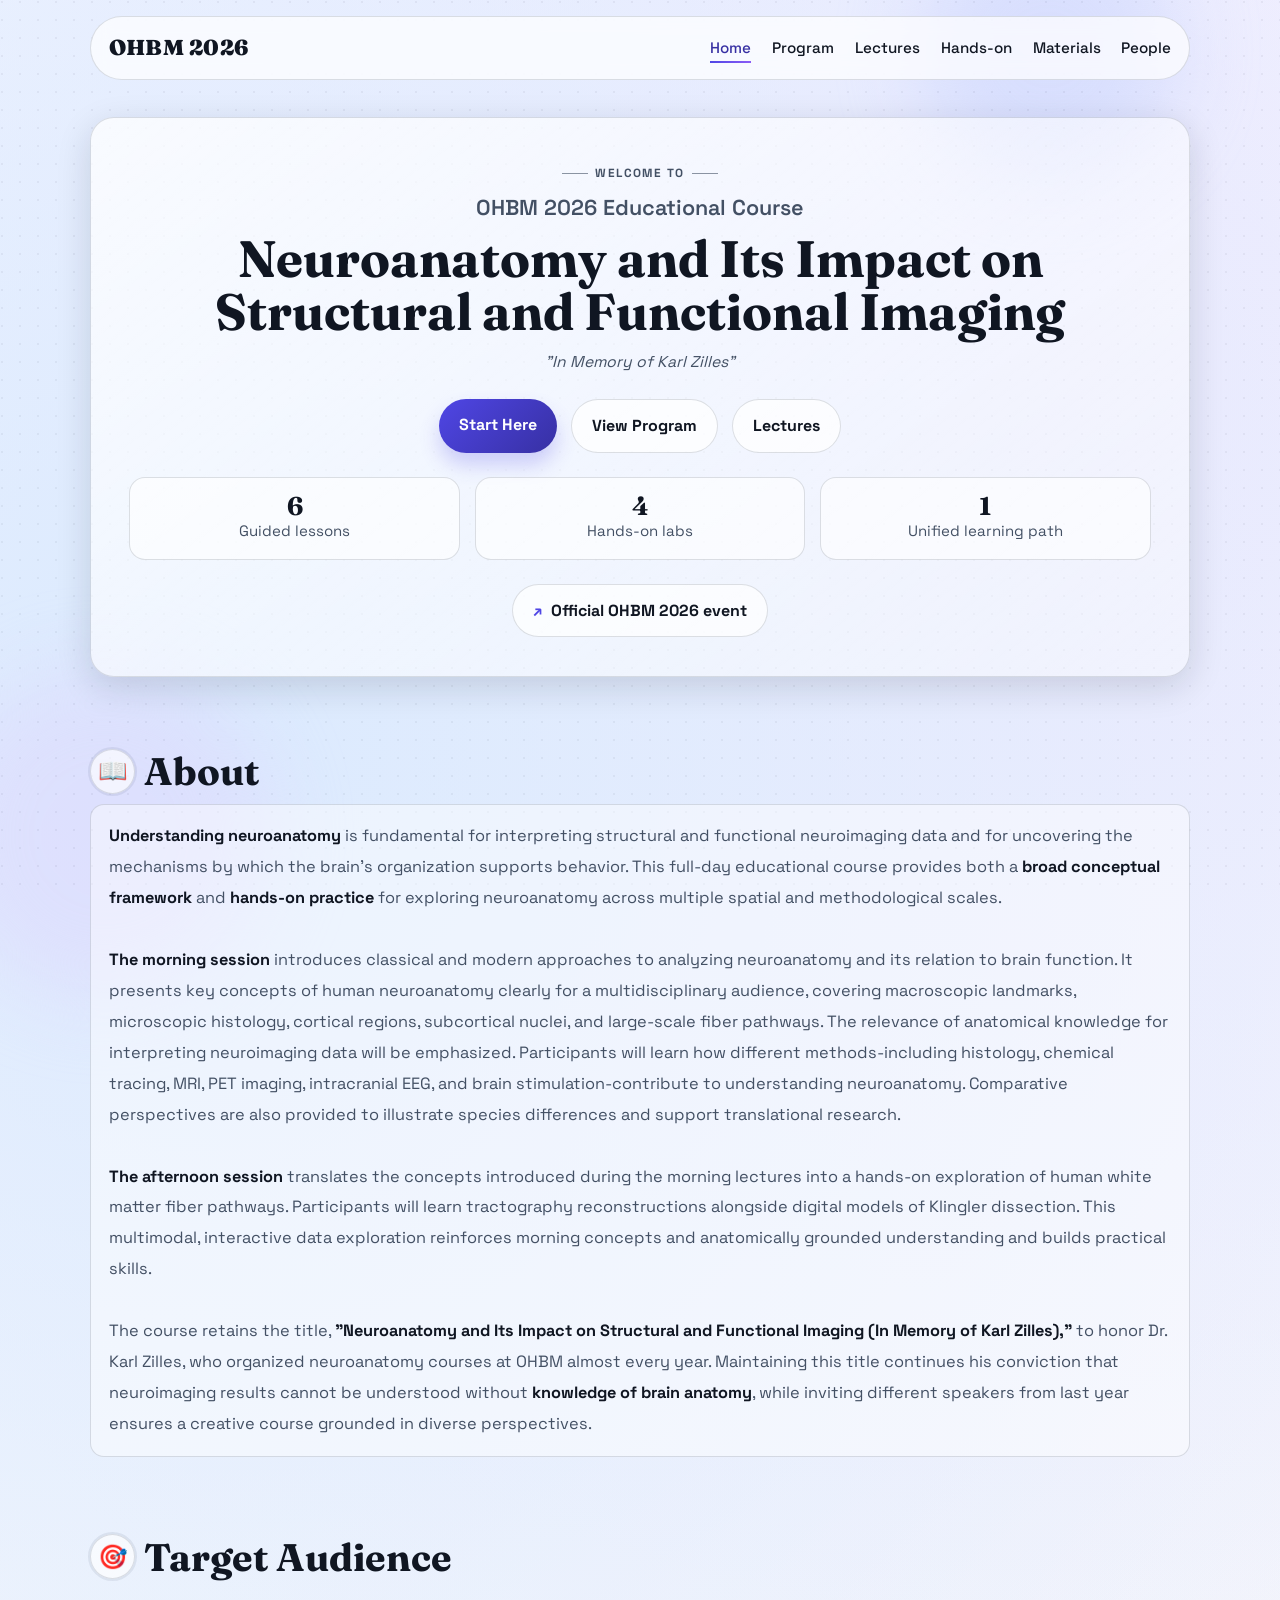
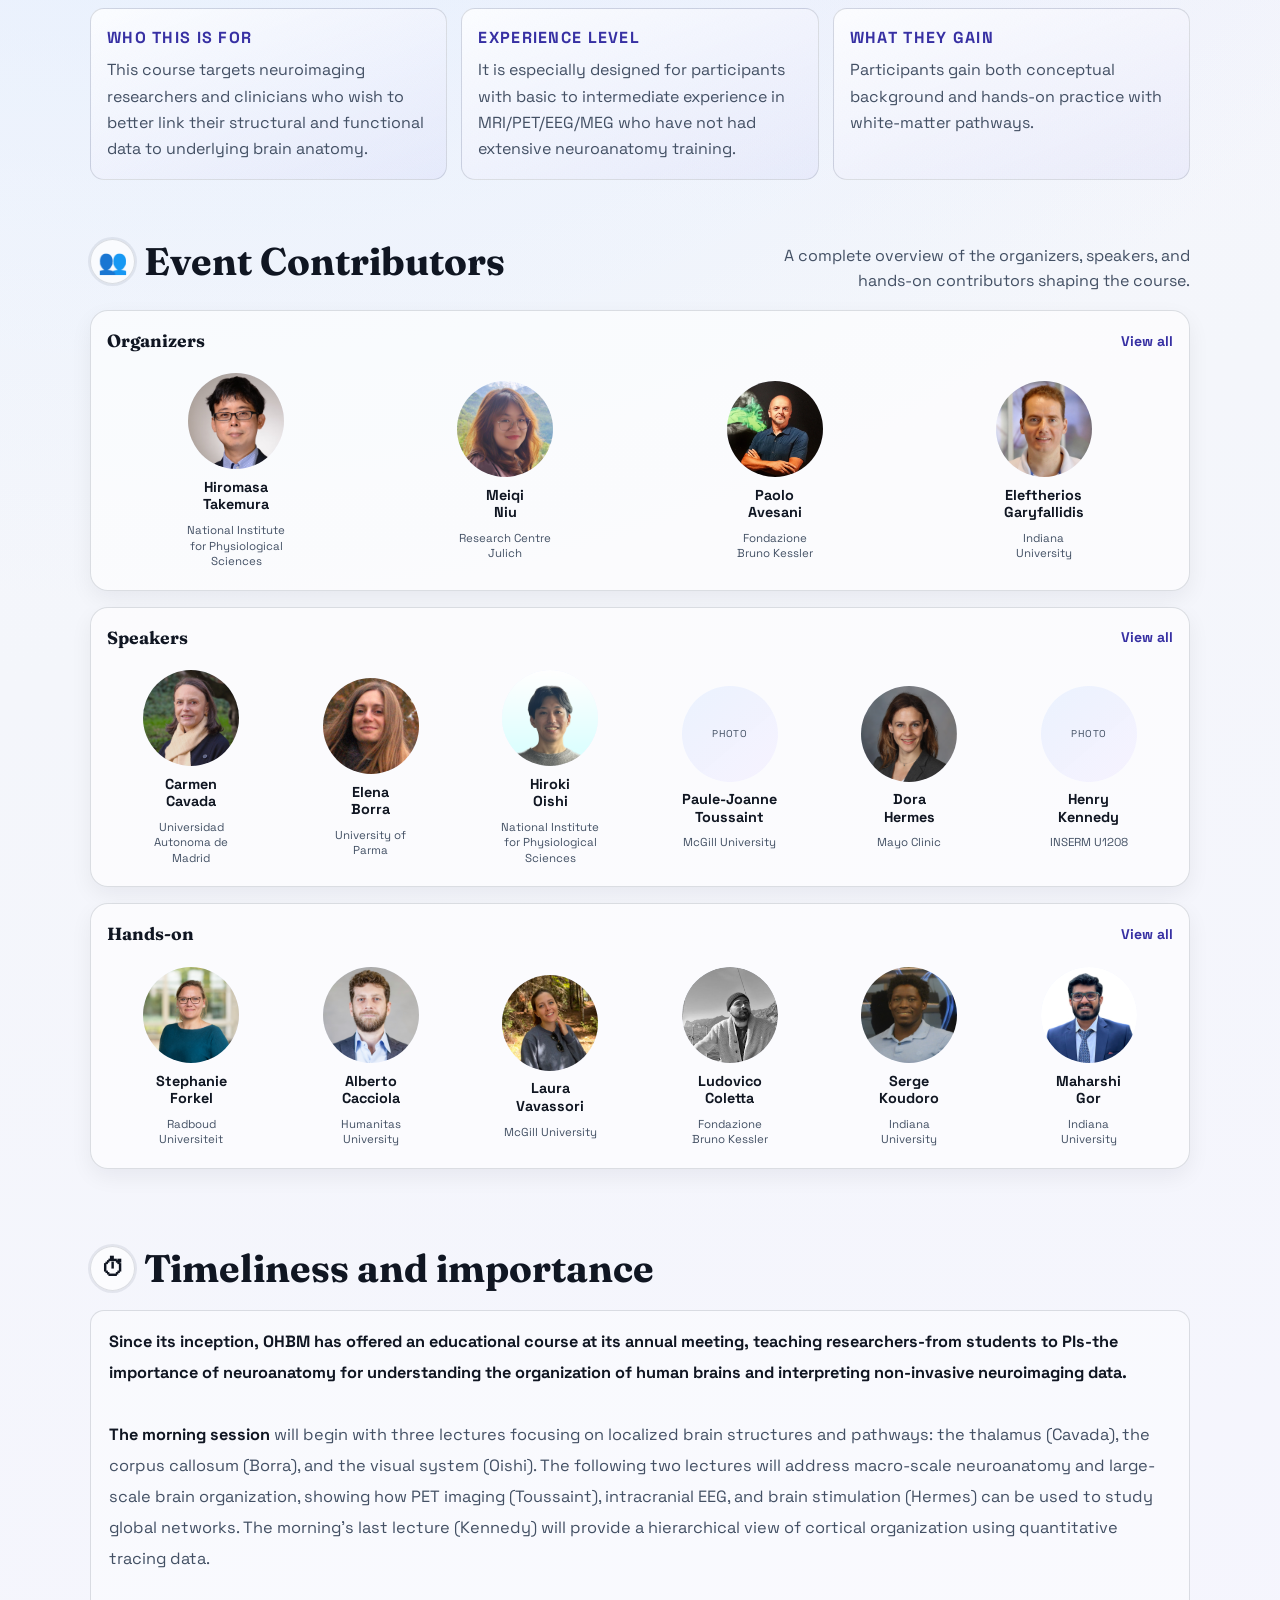
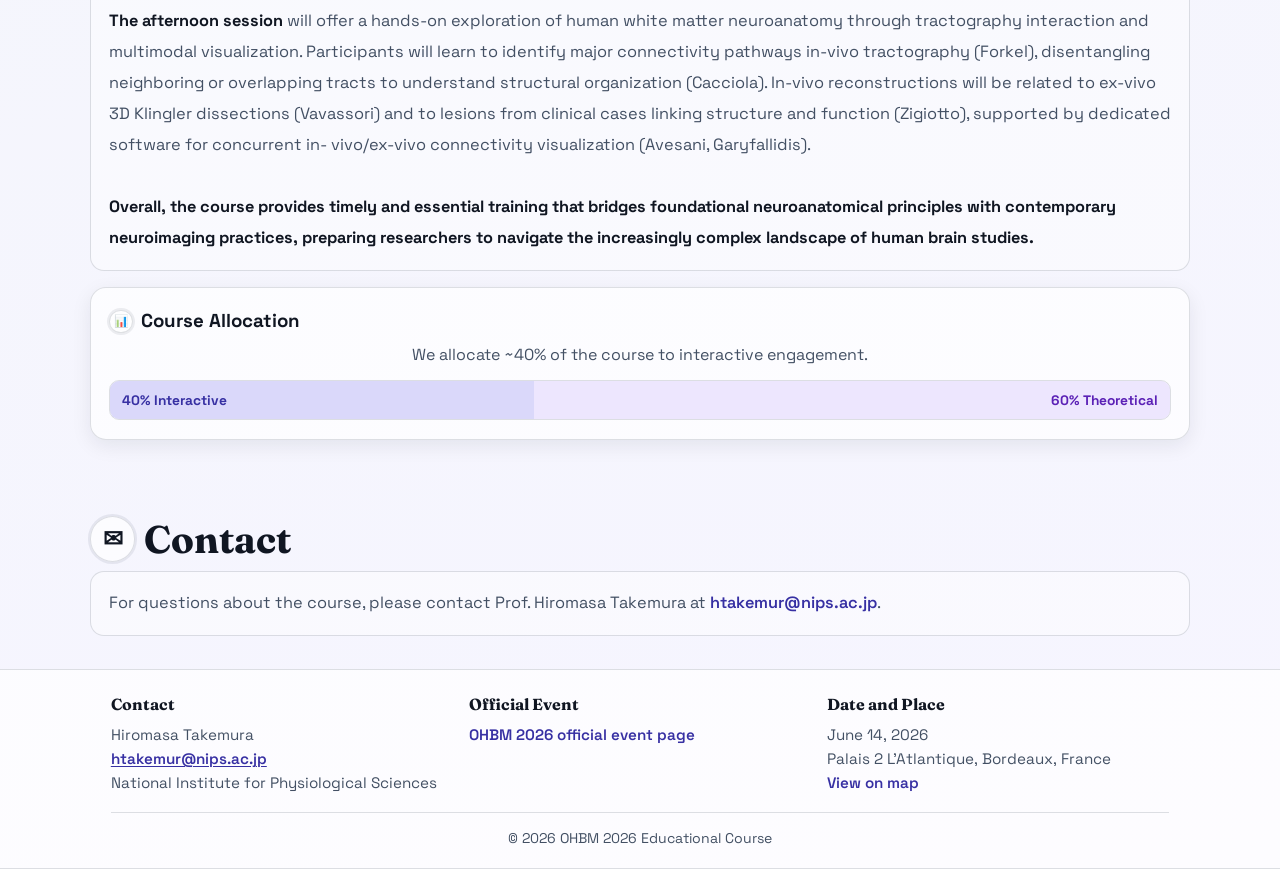
<file: index.html>
<!doctype html>
<html lang="en">
    <head>
        <meta charset="UTF-8" />
        <meta name="viewport" content="width=device-width, initial-scale=1.0" />
        <title>OHBM 2026 - Home</title>
        <link rel="preconnect" href="https://fonts.googleapis.com" />
        <link rel="preconnect" href="https://fonts.gstatic.com" crossorigin />
        <link href="https://fonts.googleapis.com/css2?family=Fraunces:opsz,wght@9..144,700;9..144,900&family=Space+Grotesk:wght@400;500;600;700&display=swap" rel="stylesheet" />
        <link rel="stylesheet" href="styles.css" />
    </head>
    <body>
        <div class="bg-orb orb-one" aria-hidden="true"></div>
        <div class="bg-orb orb-two" aria-hidden="true"></div>
        <div class="noise-overlay" aria-hidden="true"></div>

        <header class="navbar" id="top-nav">
            <div class="logo">OHBM 2026</div>
            <nav id="nav-menu">
                <a href="index.html">Home</a>
                <a href="program.html">Program</a>
                <a href="talks.html">Lectures</a>
                <a href="hands-on.html">Hands-on</a>
                <a href="resources.html">Materials</a>
                <a href="people.html">People</a>
            </nav>
            <button class="menu-button" id="menu-button" aria-label="Toggle navigation" aria-controls="nav-menu" aria-expanded="false">&#9776;</button>
        </header>

        <main>
            <section class="hero section-reveal">
                <p class="eyebrow">Welcome To</p>
                <h2>OHBM 2026 Educational Course<br /></h2>
                <h1>Neuroanatomy and Its Impact on Structural and Functional Imaging</h1>
                <blockquote>"In Memory of Karl Zilles"</blockquote>

                <div class="hero-buttons">
                    <a href="#about" class="primary-button">Start Here</a>
                    <a href="program.html" class="secondary-button">View Program</a>
                    <a href="talks.html" class="secondary-button">Lectures</a>
                </div>

                <div class="hero-stats">
                    <article class="stat-card">
                        <h3>6</h3>
                        <p>Guided lessons</p>
                    </article>
                    <article class="stat-card">
                        <h3>4</h3>
                        <p>Hands-on labs</p>
                    </article>
                    <article class="stat-card">
                        <h3>1</h3>
                        <p>Unified learning path</p>
                    </article>
                </div>
                <a href="https://humanbrainmapping.org/OHBM2026/" class="secondary-button official-event-link" target="_blank" rel="noopener noreferrer">
                    <span class="button-icon" aria-hidden="true">&#8599;</span>
                    <span>Official OHBM 2026 event</span>
                </a>
            </section>

            <section id="about" class="section section-reveal">
                <h2 class="title-with-icon"><span class="title-icon" aria-hidden="true">&#128214;</span>About</h2>
                <p class="section-intro">
                    <strong>Understanding neuroanatomy</strong> is fundamental for interpreting structural and functional neuroimaging data and for uncovering the mechanisms by which the brain's organization supports behavior. This full-day educational course provides both a <strong>broad conceptual framework</strong> and <strong>hands-on practice</strong> for exploring neuroanatomy across multiple spatial and methodological scales. <br /><br />
                    <strong>The morning session</strong> introduces classical and modern approaches to analyzing neuroanatomy and its relation to brain function. It presents key concepts of human neuroanatomy clearly for a multidisciplinary audience, covering macroscopic landmarks, microscopic histology, cortical regions, subcortical nuclei, and large-scale fiber pathways. The relevance of anatomical knowledge for interpreting neuroimaging data will be emphasized. Participants will learn how different methods-including histology, chemical tracing, MRI, PET imaging, intracranial EEG, and brain stimulation-contribute to understanding neuroanatomy. Comparative perspectives are also provided to illustrate species differences and support translational research. <br /><br />
                    <strong>The afternoon session</strong> translates the concepts introduced during the morning lectures into a hands-on exploration of human white matter fiber pathways. Participants will learn tractography reconstructions alongside digital models of Klingler dissection. This multimodal, interactive data exploration reinforces morning concepts and anatomically grounded understanding and builds practical skills. <br /><br />
                    The course retains the title, <strong>"Neuroanatomy and Its Impact on Structural and Functional Imaging (In Memory of Karl Zilles),"</strong> to honor Dr. Karl Zilles, who organized neuroanatomy courses at OHBM almost every year. Maintaining this title continues his conviction that neuroimaging results cannot be understood without <strong>knowledge of brain anatomy</strong>, while inviting different speakers from last year ensures a creative course grounded in diverse perspectives.
                </p>
            </section>

            <section id="target-audience" class="section section-reveal">
                <h2 class="title-with-icon"><span class="title-icon" aria-hidden="true">&#127919;</span>Target Audience</h2>
                <div class="audience-columns">
                    <article class="audience-column">
                        <p class="audience-kicker">Who this is for</p>
                        <p>This course targets neuroimaging researchers and clinicians who wish to better link their structural and functional data to underlying brain anatomy.</p>
                    </article>
                    <article class="audience-column">
                        <p class="audience-kicker">Experience level</p>
                        <p>It is especially designed for participants with basic to intermediate experience in MRI/PET/EEG/MEG who have not had extensive neuroanatomy training.</p>
                    </article>
                    <article class="audience-column">
                        <p class="audience-kicker">What they gain</p>
                        <p>Participants gain both conceptual background and hands-on practice with white-matter pathways.</p>
                    </article>
                </div>
            </section>

            <section class="section section-reveal people-preview-section">
                <div class="people-preview-header">
                    <h2 class="title-with-icon"><span class="title-icon" aria-hidden="true">&#128101;</span>Event Contributors</h2>
                    <p class="people-preview-intro">A complete overview of the organizers, speakers, and hands-on contributors shaping the course.</p>
                </div>
                <div class="people-preview-grid">
                    <article class="people-preview-card people-preview-card--organizers">
                        <div class="people-preview-topline">
                            <h3>Organizers</h3>
                            <a href="people.html" class="people-preview-link">View all</a>
                        </div>
                        <div class="people-thumb-list">
                            <article class="people-thumb">
                                <img class="people-thumb-photo" aria-hidden="true" src="img/Hiromasa_Takemura.jpg" alt="Photo of Hiromasa Takemura" />
                                <h4>Hiromasa<br />Takemura</h4>
                                <p>National Institute for Physiological Sciences</p>
                            </article>
                            <article class="people-thumb">
                                <img class="people-thumb-photo" aria-hidden="true" src="img/Meiqi_Niu.jpg" alt="Photo of Meiqi Niu" />
                                <h4>Meiqi<br />Niu</h4>
                                <p>Research Centre Julich</p>
                            </article>
                            <article class="people-thumb">
                                <img class="people-thumb-photo" aria-hidden="true" src="img/Paolo_Avesani.jpg" alt="Photo of Paolo Avesani" />
                                <h4>Paolo<br />Avesani</h4>
                                <p>Fondazione Bruno Kessler</p>
                            </article>
                            <article class="people-thumb">
                                <img class="people-thumb-photo" aria-hidden="true" src="img/Eleftherios_Garyfallidis.jpg" alt="Photo of Eleftherios Garyfallidis" />
                                <h4>Eleftherios<br />Garyfallidis</h4>
                                <p>Indiana University</p>
                            </article>
                        </div>
                    </article>
                    <article class="people-preview-card people-preview-card--speakers">
                        <div class="people-preview-topline">
                            <h3>Speakers</h3>
                            <a href="people.html#speakers" class="people-preview-link">View all</a>
                        </div>
                        <div class="people-thumb-list">
                            <article class="people-thumb">
                                <img class="people-thumb-photo" aria-hidden="true" src="img/Carmen_Cavada.png" alt="Photo of Carmen Cavada" />
                                <h4>Carmen<br />Cavada</h4>
                                <p>Universidad Autonoma de Madrid</p>
                            </article>
                            <article class="people-thumb">
                                <img class="people-thumb-photo" aria-hidden="true" src="img/Elena_Borra.jpg" alt="Photo of Elena Borra" />
                                <h4>Elena<br />Borra</h4>
                                <p>University of Parma</p>
                            </article>
                            <article class="people-thumb">
                                <img class="people-thumb-photo" aria-hidden="true" src="img/Hiroki_Oishi.png" alt="Photo of Hiroki Oishi" />
                                <h4>Hiroki<br />Oishi</h4>
                                <p>National Institute for Physiological Sciences</p>
                            </article>
                            <article class="people-thumb">
                                <div class="people-thumb-photo" aria-hidden="true">Photo</div>
                                <h4>Paule-Joanne<br />Toussaint</h4>
                                <p>McGill University</p>
                            </article>
                            <article class="people-thumb">
                                <img class="people-thumb-photo" aria-hidden="true" src="img/Dora_Hermes.png" alt="Photo of Dora Hermes" />
                                <h4>Dora<br />Hermes</h4>
                                <p>Mayo Clinic</p>
                            </article>
                            <article class="people-thumb">
                                <div class="people-thumb-photo" aria-hidden="true">Photo</div>
                                <h4>Henry<br />Kennedy</h4>
                                <p>INSERM U1208</p>
                            </article>
                        </div>
                    </article>
                    <article class="people-preview-card people-preview-card--hands-on">
                        <div class="people-preview-topline">
                            <h3>Hands-on</h3>
                            <a href="people.html#hands-on" class="people-preview-link">View all</a>
                        </div>
                        <div class="people-thumb-list">
                            <article class="people-thumb">
                                <img class="people-thumb-photo" aria-hidden="true" src="img/Stephanie_Forkel.png" alt="Photo of Stephanie Forkel" />
                                <h4>Stephanie<br />Forkel</h4>
                                <p>Radboud Universiteit</p>
                            </article>
                            <article class="people-thumb">
                                <img class="people-thumb-photo" aria-hidden="true" src="img/Alberto_Cacciola.png" alt="Photo of Alberto Cacciola" />
                                <h4>Alberto<br />Cacciola</h4>
                                <p>Humanitas University</p>
                            </article>
                            <article class="people-thumb">
                                <img class="people-thumb-photo" aria-hidden="true" src="img/Laura_Vavassori.jpg" alt="Photo of Laura Vavassori" />
                                <h4>Laura<br />Vavassori</h4>
                                <p>McGill University</p>
                            </article>
                            <article class="people-thumb">
                                <img class="people-thumb-photo" aria-hidden="true" src="img/Ludovico_Coletta.png" alt="Photo of Ludovico Coletta" />
                                <h4>Ludovico<br />Coletta</h4>
                                <p>Fondazione Bruno Kessler</p>
                            </article>
                            <article class="people-thumb">
                                <img class="people-thumb-photo" aria-hidden="true" src="img/Serge_Koudoro.png" alt="Photo of Serge Koudoro" />
                                <h4>Serge<br />Koudoro</h4>
                                <p>Indiana University</p>
                            </article>
                            <article class="people-thumb">
                                <img class="people-thumb-photo" aria-hidden="true" src="img/Gor_Maharshi.jpg" alt="Photo of Maharshi Gor" />
                                <h4>Maharshi<br />Gor</h4>
                                <p>Indiana University</p>
                            </article>
                        </div>
                    </article>
                </div>
            </section>

            <section class="section section-reveal">
                <h2 class="title-with-icon"><span class="title-icon" aria-hidden="true">&#9201;</span>Timeliness and importance</h2>
                <div class="timeliness-layout">
                    <p class="section-intro timeliness-copy">
                        <strong>Since its inception, OHBM has offered an educational course at its annual meeting, teaching researchers-from students to PIs-the importance of neuroanatomy for understanding the organization of human brains and interpreting non-invasive neuroimaging data.</strong>
                        <br /><br />
                        <strong>The morning session</strong> will begin with three lectures focusing on localized brain structures and pathways: the thalamus (Cavada), the corpus callosum (Borra), and the visual system (Oishi). The following two lectures will address macro-scale neuroanatomy and large-scale brain organization, showing how PET imaging (Toussaint), intracranial EEG, and brain stimulation (Hermes) can be used to study global networks. The morning's last lecture (Kennedy) will provide a hierarchical view of cortical organization using quantitative tracing data. <br /><br />
                        <strong>The afternoon session</strong> will offer a hands-on exploration of human white matter neuroanatomy through tractography interaction and multimodal visualization. Participants will learn to identify major connectivity pathways in-vivo tractography (Forkel), disentangling neighboring or overlapping tracts to understand structural organization (Cacciola). In-vivo reconstructions will be related to ex-vivo 3D Klingler dissections (Vavassori) and to lesions from clinical cases linking structure and function (Zigiotto), supported by dedicated software for concurrent in- vivo/ex-vivo connectivity visualization (Avesani, Garyfallidis). <br /><br />
                        <strong>Overall, the course provides timely and essential training that bridges foundational neuroanatomical principles with contemporary neuroimaging practices, preparing researchers to navigate the increasingly complex landscape of human brain studies.</strong>
                    </p>
                </div>
                <article class="card engagement-card">
                    <h3 class="title-with-icon"><span class="title-icon" aria-hidden="true">&#128202;</span>Course Allocation</h3>
                    <p>We allocate ~40% of the course to interactive engagement.</p>
                    <div class="allocation-bar" aria-label="40 percent interactive and 60 percent theoretical">
                        <span class="allocation-interactive">40% Interactive</span>
                        <span class="allocation-theoretical">60% Theoretical</span>
                    </div>
                </article>
            </section>
            <section class="section section-reveal">
                <h2 class="title-with-icon"><span class="title-icon" aria-hidden="true">&#9993;</span>Contact</h2>
                <p class="section-intro">For questions about the course, please contact Prof. Hiromasa Takemura at <a href="mailto:htakemur@nips.ac.jp">htakemur@nips.ac.jp</a>.</p>
            </section>
        </main>

        <footer class="site-footer">
            <div class="footer-grid">
                <section class="footer-block">
                    <h3>Contact</h3>
                    <p>Hiromasa Takemura</p>
                    <p><a class="footer-email-link" href="mailto:htakemur@nips.ac.jp">htakemur@nips.ac.jp</a></p>
                    <p>National Institute for Physiological Sciences</p>
                </section>
                <section class="footer-block">
                    <h3>Official Event</h3>
                    <p><a href="https://humanbrainmapping.org/OHBM2026/" target="_blank" rel="noopener noreferrer">OHBM 2026 official event page</a></p>
                </section>
                <section class="footer-block">
                    <h3>Date and Place</h3>
                    <p>June 14, 2026</p>
                    <p>Palais 2 L'Atlantique, Bordeaux, France</p>
                    <p><a href="https://www.google.com/maps/search/?api=1&query=Palais+2+L%27Atlantique%2C+Bordeaux%2C+France" target="_blank" rel="noopener noreferrer">View on map</a></p>
                </section>
            </div>
            <p class="footer-meta">&copy; 2026 OHBM 2026 Educational Course</p>
        </footer>

        <script src="app.js"></script>
    </body>
</html>
</file>
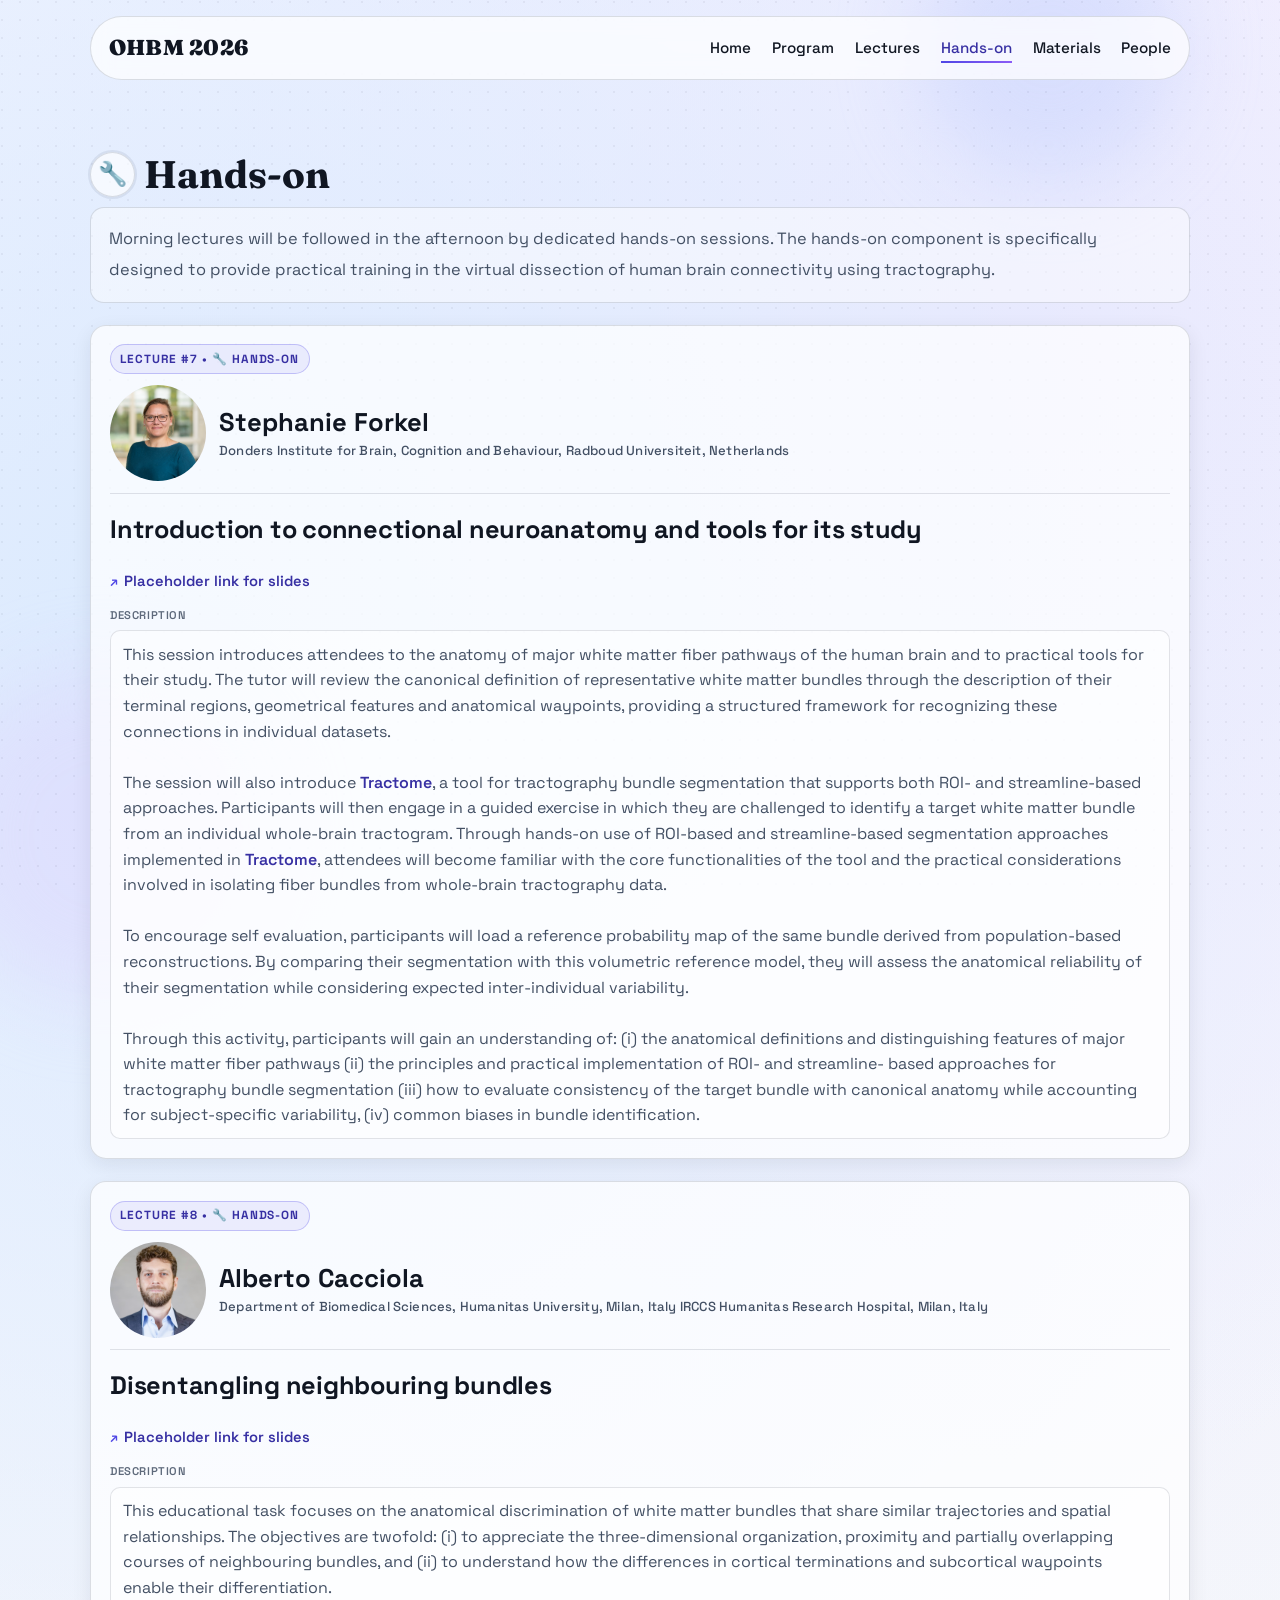
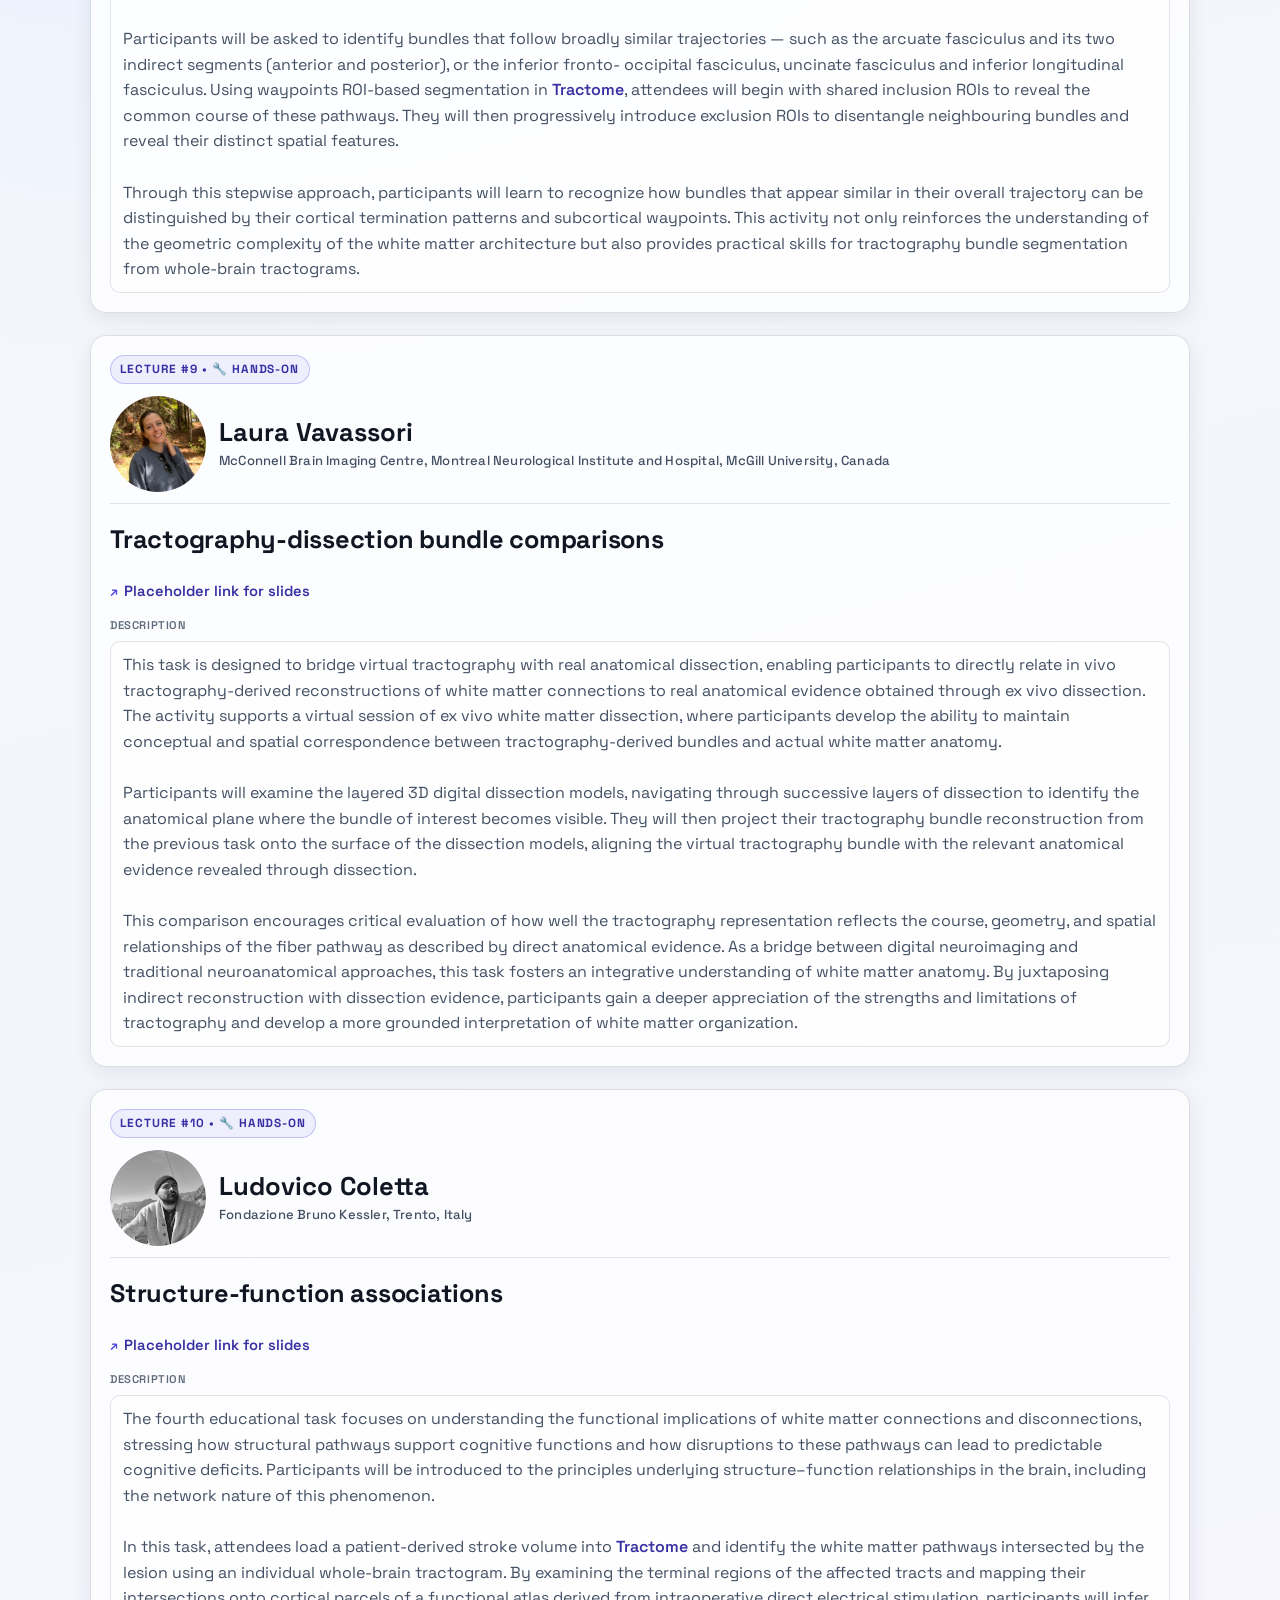
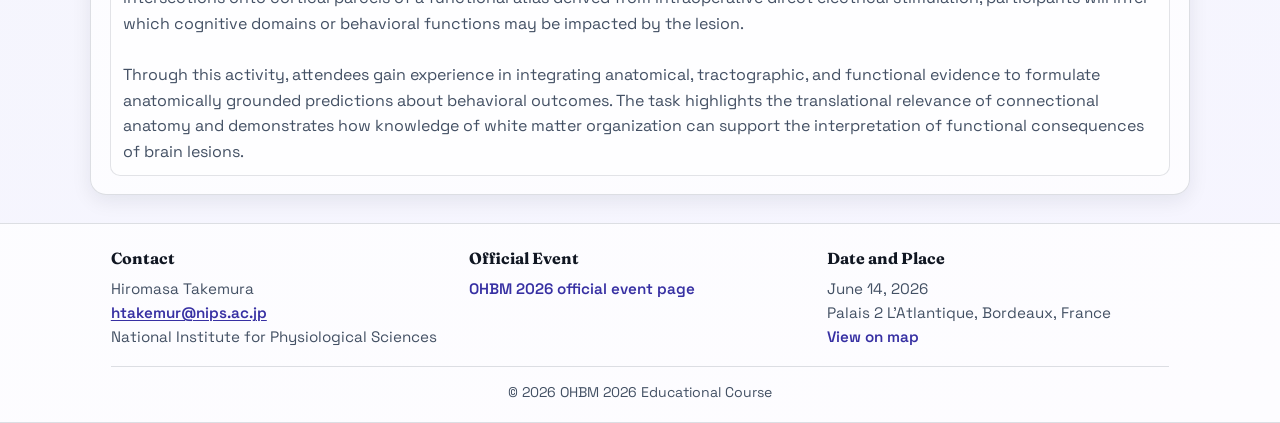
<file: hands-on.html>
﻿<!doctype html>
<html lang="en">
    <head>
        <meta charset="UTF-8" />
        <meta name="viewport" content="width=device-width, initial-scale=1.0" />
        <title>OHBM 2026 - Hands-on</title>
        <link rel="preconnect" href="https://fonts.googleapis.com" />
        <link rel="preconnect" href="https://fonts.gstatic.com" crossorigin />
        <link href="https://fonts.googleapis.com/css2?family=Fraunces:opsz,wght@9..144,700;9..144,900&family=Space+Grotesk:wght@400;500;600;700&display=swap" rel="stylesheet" />
        <link rel="stylesheet" href="styles.css" />
    </head>
    <body>
        <div class="bg-orb orb-one" aria-hidden="true"></div>
        <div class="bg-orb orb-two" aria-hidden="true"></div>
        <div class="noise-overlay" aria-hidden="true"></div>

        <header class="navbar" id="top-nav">
            <div class="logo">OHBM 2026</div>
            <nav id="nav-menu">
                <a href="index.html">Home</a>
                <a href="program.html">Program</a>
                <a href="talks.html">Lectures</a>
                <a href="hands-on.html">Hands-on</a>
                <a href="resources.html">Materials</a>
                <a href="people.html">People</a>
            </nav>
            <button class="menu-button" id="menu-button" aria-label="Toggle navigation" aria-controls="nav-menu" aria-expanded="false">&#9776;</button>
        </header>

        <main class="hands-on-layout">
            <section class="section section-reveal">
                <h2 class="title-with-icon"><span class="title-icon" aria-hidden="true">&#128295;</span>Hands-on</h2>
                <p class="section-intro">Morning lectures will be followed in the afternoon by dedicated hands-on sessions. The hands-on component is specifically designed to provide practical training in the virtual dissection of human brain connectivity using tractography.</p>
            </section>

            <article class="card talk-card">
                <p class="talk-number">Lecture #7 • 🔧 Hands-On</p>
                <div class="talk-speaker">
                    <img class="organizer-photo" aria-hidden="true" src="img/Stephanie_Forkel.png" alt="Photo of Stephanie Forkel" />

                    <div>
                        <h3>Stephanie Forkel</h3>
                        <p class="talk-meta">Donders Institute for Brain, Cognition and Behaviour, Radboud Universiteit, Netherlands</p>
                    </div>
                </div>
                <h2 class="talk-title">Introduction to connectional neuroanatomy and tools for its study</h2>
                <a href="#" class="slides-link">Placeholder link for slides</a>
                <span class="talk-description-label">Description</span>
                <p class="talk-description">
                    This session introduces attendees to the anatomy of major white matter fiber pathways of the human brain and to practical tools for their study. The tutor will review the canonical definition of representative white matter bundles through the description of their terminal regions, geometrical features and anatomical waypoints, providing a structured framework for recognizing these connections in individual datasets.<br /><br />
                    The session will also introduce <b><a href="http://tractome.org">Tractome</a></b
                    >, a tool for tractography bundle segmentation that supports both ROI- and streamline-based approaches. Participants will then engage in a guided exercise in which they are challenged to identify a target white matter bundle from an individual whole-brain tractogram. Through hands-on use of ROI-based and streamline-based segmentation approaches implemented in <b><a href="http://tractome.org">Tractome</a></b
                    >, attendees will become familiar with the core functionalities of the tool and the practical considerations involved in isolating fiber bundles from whole-brain tractography data.<br /><br />
                    To encourage self evaluation, participants will load a reference probability map of the same bundle derived from population-based reconstructions. By comparing their segmentation with this volumetric reference model, they will assess the anatomical reliability of their segmentation while considering expected inter-individual variability.<br /><br />
                    Through this activity, participants will gain an understanding of: (i) the anatomical definitions and distinguishing features of major white matter fiber pathways (ii) the principles and practical implementation of ROI- and streamline- based approaches for tractography bundle segmentation (iii) how to evaluate consistency of the target bundle with canonical anatomy while accounting for subject-specific variability, (iv) common biases in bundle identification.
                </p>
            </article>

            <article class="card talk-card">
                <p class="talk-number">Lecture #8 • 🔧 Hands-On</p>
                <div class="talk-speaker">
                    <img class="organizer-photo" aria-hidden="true" src="img/Alberto_Cacciola.png" alt="Photo of Alberto Cacciola" />
                    <div>
                        <h3>Alberto Cacciola</h3>
                        <p class="talk-meta">Department of Biomedical Sciences, Humanitas University, Milan, Italy IRCCS Humanitas Research Hospital, Milan, Italy</p>
                    </div>
                </div>
                <h2 class="talk-title">Disentangling neighbouring bundles</h2>
                <a href="#" class="slides-link">Placeholder link for slides</a>
                <span class="talk-description-label">Description</span>
                <p class="talk-description">
                    This educational task focuses on the anatomical discrimination of white matter bundles that share similar trajectories and spatial relationships. The objectives are twofold: (i) to appreciate the three-dimensional organization, proximity and partially overlapping courses of neighbouring bundles, and (ii) to understand how the differences in cortical terminations and subcortical waypoints enable their differentiation.<br /><br />
                    Participants will be asked to identify bundles that follow broadly similar trajectories — such as the arcuate fasciculus and its two indirect segments (anterior and posterior), or the inferior fronto- occipital fasciculus, uncinate fasciculus and inferior longitudinal fasciculus. Using waypoints ROI-based segmentation in <b><a href="http://tractome.org">Tractome</a></b
                    >, attendees will begin with shared inclusion ROIs to reveal the common course of these pathways. They will then progressively introduce exclusion ROIs to disentangle neighbouring bundles and reveal their distinct spatial features.<br /><br />
                    Through this stepwise approach, participants will learn to recognize how bundles that appear similar in their overall trajectory can be distinguished by their cortical termination patterns and subcortical waypoints. This activity not only reinforces the understanding of the geometric complexity of the white matter architecture but also provides practical skills for tractography bundle segmentation from whole-brain tractograms.
                </p>
            </article>

            <article class="card talk-card">
                <p class="talk-number">Lecture #9 • 🔧 Hands-On</p>
                <div class="talk-speaker">
                    <img class="organizer-photo" aria-hidden="true" src="img/Laura_Vavassori.jpg" alt="Photo of Laura Vavassori" />
                    <div>
                        <h3>Laura Vavassori</h3>
                        <p class="talk-meta">McConnell Brain Imaging Centre, Montreal Neurological Institute and Hospital, McGill University, Canada</p>
                    </div>
                </div>
                <h2 class="talk-title">Tractography-dissection bundle comparisons</h2>
                <a href="#" class="slides-link">Placeholder link for slides</a>
                <span class="talk-description-label">Description</span>
                <p class="talk-description">
                    This task is designed to bridge virtual tractography with real anatomical dissection, enabling participants to directly relate in vivo tractography-derived reconstructions of white matter connections to real anatomical evidence obtained through ex vivo dissection. The activity supports a virtual session of ex vivo white matter dissection, where participants develop the ability to maintain conceptual and spatial correspondence between tractography-derived bundles and actual white matter anatomy.<br /><br />
                    Participants will examine the layered 3D digital dissection models, navigating through successive layers of dissection to identify the anatomical plane where the bundle of interest becomes visible. They will then project their tractography bundle reconstruction from the previous task onto the surface of the dissection models, aligning the virtual tractography bundle with the relevant anatomical evidence revealed through dissection.<br /><br />
                    This comparison encourages critical evaluation of how well the tractography representation reflects the course, geometry, and spatial relationships of the fiber pathway as described by direct anatomical evidence. As a bridge between digital neuroimaging and traditional neuroanatomical approaches, this task fosters an integrative understanding of white matter anatomy. By juxtaposing indirect reconstruction with dissection evidence, participants gain a deeper appreciation of the strengths and limitations of tractography and develop a more grounded interpretation of white matter organization.
                </p>
            </article>

            <article class="card talk-card">
                <p class="talk-number">Lecture #10 • 🔧 Hands-On</p>
                <div class="talk-speaker">
                    <img class="organizer-photo" aria-hidden="true" src="img/Ludovico_Coletta.png" alt="Photo of Ludovico Coletta" />
                    <div>
                        <h3>Ludovico Coletta</h3>
                        <p class="talk-meta">Fondazione Bruno Kessler, Trento, Italy</p>
                    </div>
                </div>
                <h2 class="talk-title">Structure-function associations</h2>
                <a href="#" class="slides-link">Placeholder link for slides</a>
                <span class="talk-description-label">Description</span>
                <p class="talk-description">
                    The fourth educational task focuses on understanding the functional implications of white matter connections and disconnections, stressing how structural pathways support cognitive functions and how disruptions to these pathways can lead to predictable cognitive deficits. Participants will be introduced to the principles underlying structure–function relationships in the brain, including the network nature of this phenomenon.<br /><br />
                    In this task, attendees load a patient-derived stroke volume into <b><a href="http://tractome.org">Tractome</a></b> and identify the white matter pathways intersected by the lesion using an individual whole-brain tractogram. By examining the terminal regions of the affected tracts and mapping their intersections onto cortical parcels of a functional atlas derived from intraoperative direct electrical stimulation, participants will infer which cognitive domains or behavioral functions may be impacted by the lesion.<br /><br />
                    Through this activity, attendees gain experience in integrating anatomical, tractographic, and functional evidence to formulate anatomically grounded predictions about behavioral outcomes. The task highlights the translational relevance of connectional anatomy and demonstrates how knowledge of white matter organization can support the interpretation of functional consequences of brain lesions.
                </p>
            </article>
        </main>

        <footer class="site-footer">
            <div class="footer-grid">
                <section class="footer-block">
                    <h3>Contact</h3>
                    <p>Hiromasa Takemura</p>
                    <p><a class="footer-email-link" href="mailto:htakemur@nips.ac.jp">htakemur@nips.ac.jp</a></p>
                    <p>National Institute for Physiological Sciences</p>
                </section>
                <section class="footer-block">
                    <h3>Official Event</h3>
                    <p><a href="https://humanbrainmapping.org/OHBM2026/" target="_blank" rel="noopener noreferrer">OHBM 2026 official event page</a></p>
                </section>
                <section class="footer-block">
                    <h3>Date and Place</h3>
                    <p>June 14, 2026</p>
                    <p>Palais 2 L'Atlantique, Bordeaux, France</p>
                    <p><a href="https://www.google.com/maps/search/?api=1&query=Palais+2+L%27Atlantique%2C+Bordeaux%2C+France" target="_blank" rel="noopener noreferrer">View on map</a></p>
                </section>
            </div>
            <p class="footer-meta">&copy; 2026 OHBM 2026 Educational Course</p>
        </footer>

        <script src="app.js"></script>
    </body>
</html>
</file>
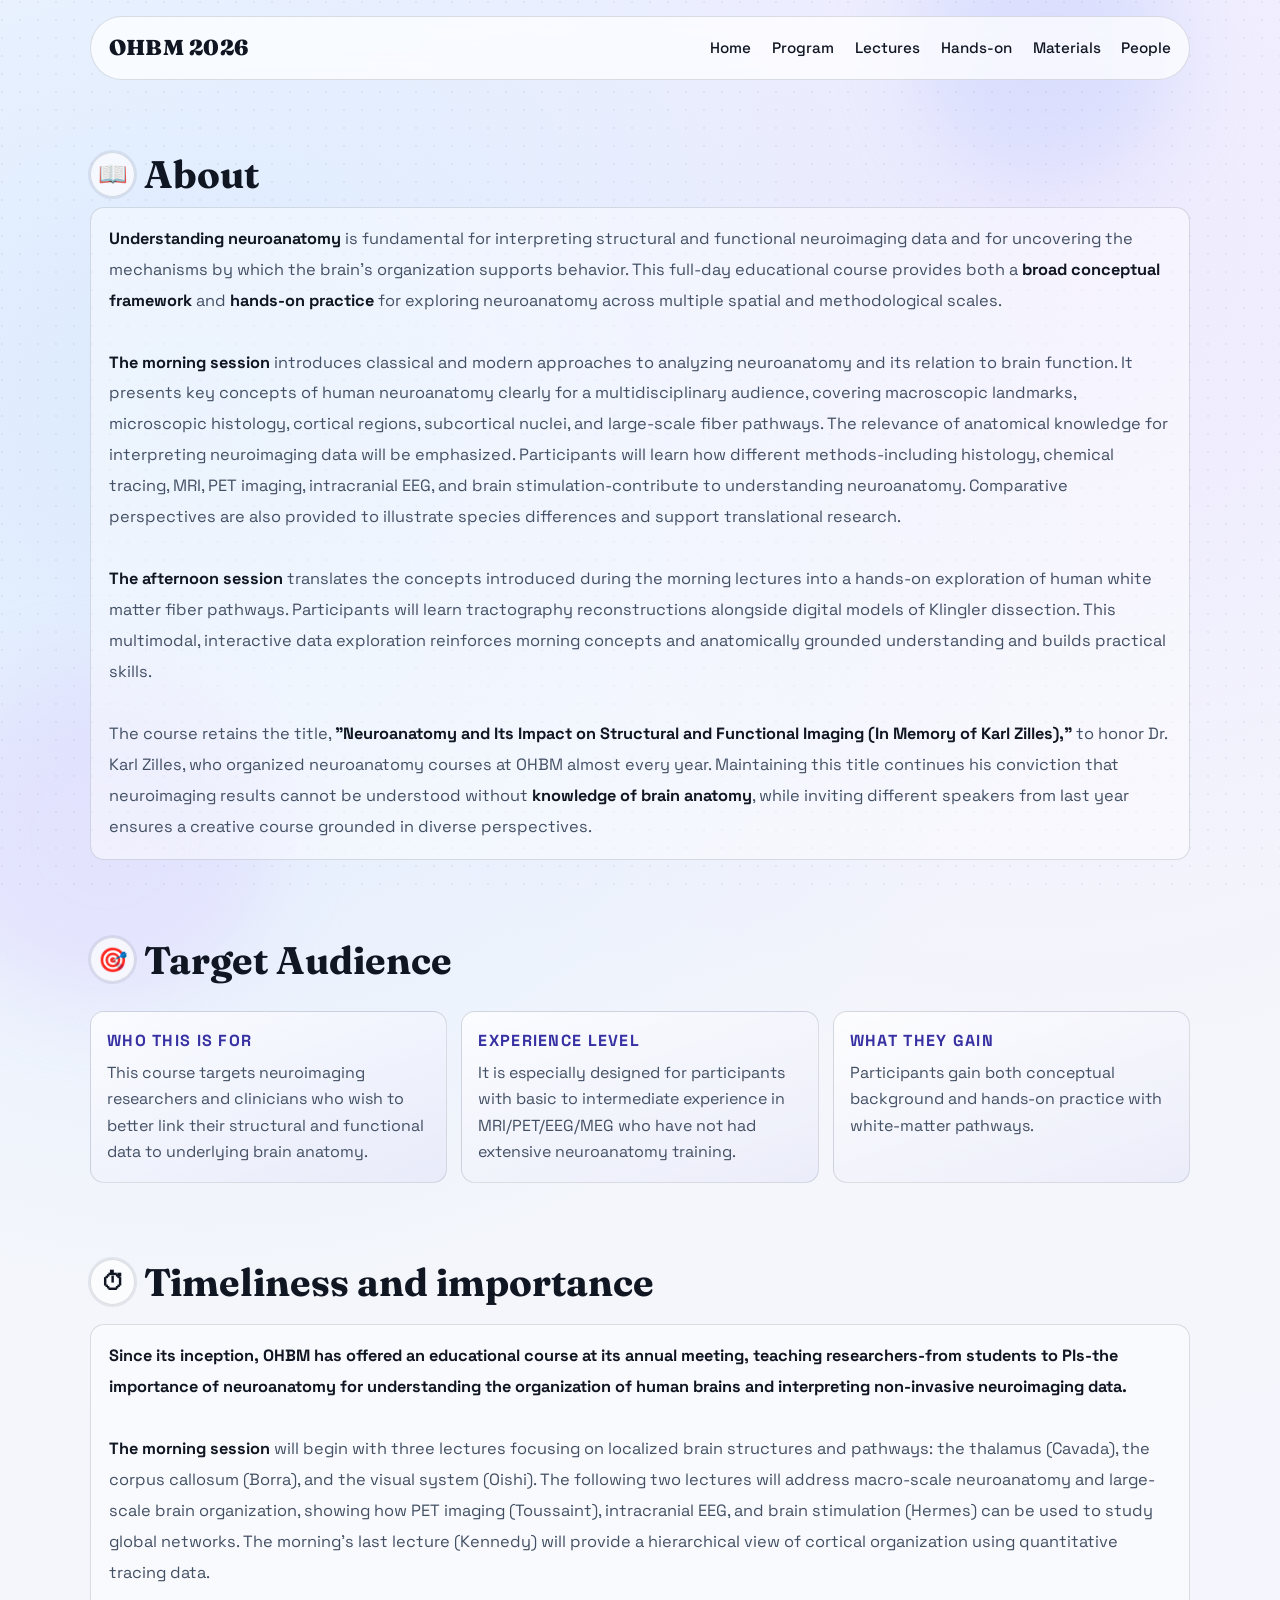
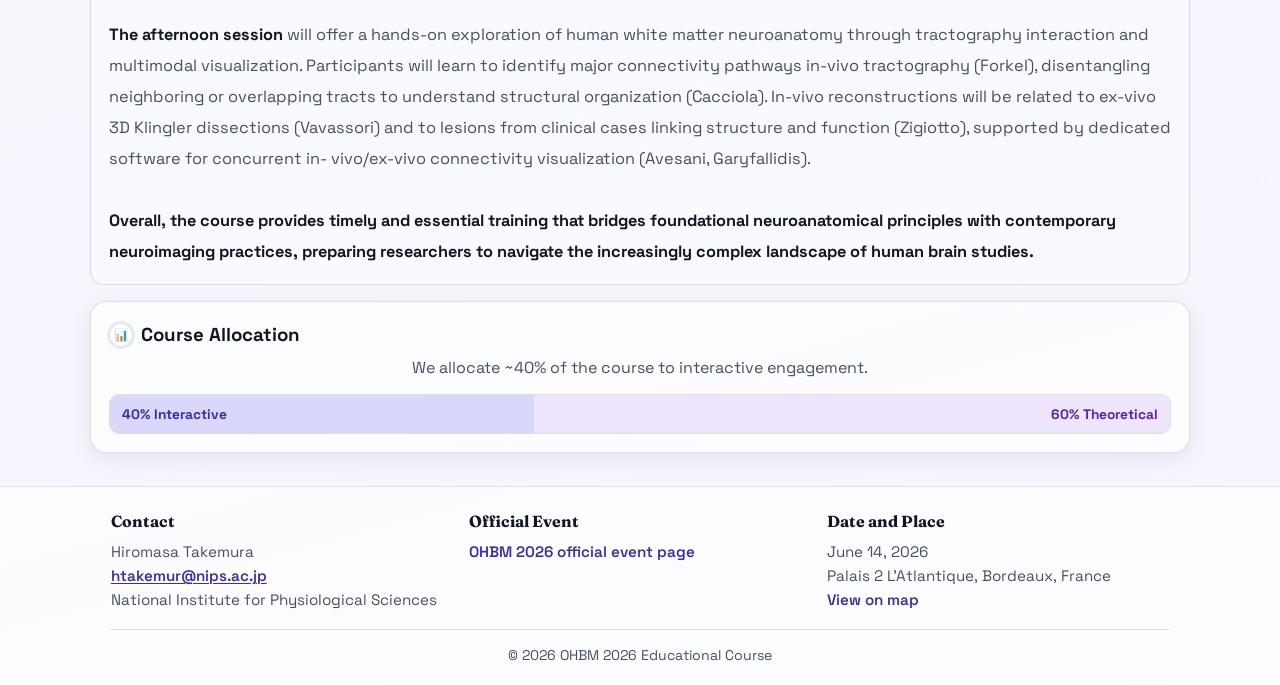
<file: overview.html>
﻿<!doctype html>
<html lang="en">
    <head>
        <meta charset="UTF-8" />
        <meta name="viewport" content="width=device-width, initial-scale=1.0" />
        <title>OHBM 2026 - Overview</title>
        <link rel="preconnect" href="https://fonts.googleapis.com" />
        <link rel="preconnect" href="https://fonts.gstatic.com" crossorigin />
        <link href="https://fonts.googleapis.com/css2?family=Fraunces:opsz,wght@9..144,700;9..144,900&family=Space+Grotesk:wght@400;500;600;700&display=swap" rel="stylesheet" />
        <link rel="stylesheet" href="styles.css" />
    </head>
    <body>
        <div class="bg-orb orb-one" aria-hidden="true"></div>
        <div class="bg-orb orb-two" aria-hidden="true"></div>
        <div class="noise-overlay" aria-hidden="true"></div>

        <header class="navbar" id="top-nav">
            <div class="logo">OHBM 2026</div>
            <nav id="nav-menu">
                <a href="index.html">Home</a>
                <a href="program.html">Program</a>
                <a href="talks.html">Lectures</a>
                <a href="hands-on.html">Hands-on</a>
                <a href="resources.html">Materials</a>
                <a href="people.html">People</a>
            </nav>
            <button class="menu-button" id="menu-button" aria-label="Toggle navigation" aria-controls="nav-menu" aria-expanded="false">&#9776;</button>
        </header>

        <main>
            <section id="about" class="section section-reveal">
                <h2 class="title-with-icon"><span class="title-icon" aria-hidden="true">&#128214;</span>About</h2>
                <p class="section-intro">
                    <strong>Understanding neuroanatomy</strong> is fundamental for interpreting structural and functional neuroimaging data and for uncovering the mechanisms by which the brain's organization supports behavior. This full-day educational course provides both a <strong>broad conceptual framework</strong> and <strong>hands-on practice</strong> for exploring neuroanatomy across multiple spatial and methodological scales. <br /><br />
                    <strong>The morning session</strong> introduces classical and modern approaches to analyzing neuroanatomy and its relation to brain function. It presents key concepts of human neuroanatomy clearly for a multidisciplinary audience, covering macroscopic landmarks, microscopic histology, cortical regions, subcortical nuclei, and large-scale fiber pathways. The relevance of anatomical knowledge for interpreting neuroimaging data will be emphasized. Participants will learn how different methods-including histology, chemical tracing, MRI, PET imaging, intracranial EEG, and brain stimulation-contribute to understanding neuroanatomy. Comparative perspectives are also provided to illustrate species differences and support translational research. <br /><br />
                    <strong>The afternoon session</strong> translates the concepts introduced during the morning lectures into a hands-on exploration of human white matter fiber pathways. Participants will learn tractography reconstructions alongside digital models of Klingler dissection. This multimodal, interactive data exploration reinforces morning concepts and anatomically grounded understanding and builds practical skills. <br /><br />
                    The course retains the title, <strong>"Neuroanatomy and Its Impact on Structural and Functional Imaging (In Memory of Karl Zilles),"</strong> to honor Dr. Karl Zilles, who organized neuroanatomy courses at OHBM almost every year. Maintaining this title continues his conviction that neuroimaging results cannot be understood without <strong>knowledge of brain anatomy</strong>, while inviting different speakers from last year ensures a creative course grounded in diverse perspectives.
                </p>
            </section>

            <section id="target-audience" class="section section-reveal">
                <h2 class="title-with-icon"><span class="title-icon" aria-hidden="true">&#127919;</span>Target Audience</h2>
                <div class="audience-columns">
                    <article class="audience-column">
                        <p class="audience-kicker">Who this is for</p>
                        <p>This course targets neuroimaging researchers and clinicians who wish to better link their structural and functional data to underlying brain anatomy.</p>
                    </article>
                    <article class="audience-column">
                        <p class="audience-kicker">Experience level</p>
                        <p>It is especially designed for participants with basic to intermediate experience in MRI/PET/EEG/MEG who have not had extensive neuroanatomy training.</p>
                    </article>
                    <article class="audience-column">
                        <p class="audience-kicker">What they gain</p>
                        <p>Participants gain both conceptual background and hands-on practice with white-matter pathways.</p>
                    </article>
                </div>
            </section>

            <section class="section section-reveal">
                <h2 class="title-with-icon"><span class="title-icon" aria-hidden="true">&#9201;</span>Timeliness and importance</h2>
                <div class="timeliness-layout">
                    <p class="section-intro timeliness-copy">
                        <strong>Since its inception, OHBM has offered an educational course at its annual meeting, teaching researchers-from students to PIs-the importance of neuroanatomy for understanding the organization of human brains and interpreting non-invasive neuroimaging data.</strong>
                        <br /><br />
                        <strong>The morning session</strong> will begin with three lectures focusing on localized brain structures and pathways: the thalamus (Cavada), the corpus callosum (Borra), and the visual system (Oishi). The following two lectures will address macro-scale neuroanatomy and large-scale brain organization, showing how PET imaging (Toussaint), intracranial EEG, and brain stimulation (Hermes) can be used to study global networks. The morning's last lecture (Kennedy) will provide a hierarchical view of cortical organization using quantitative tracing data. <br /><br />
                        <strong>The afternoon session</strong> will offer a hands-on exploration of human white matter neuroanatomy through tractography interaction and multimodal visualization. Participants will learn to identify major connectivity pathways in-vivo tractography (Forkel), disentangling neighboring or overlapping tracts to understand structural organization (Cacciola). In-vivo reconstructions will be related to ex-vivo 3D Klingler dissections (Vavassori) and to lesions from clinical cases linking structure and function (Zigiotto), supported by dedicated software for concurrent in- vivo/ex-vivo connectivity visualization (Avesani, Garyfallidis). <br /><br />
                        <strong>Overall, the course provides timely and essential training that bridges foundational neuroanatomical principles with contemporary neuroimaging practices, preparing researchers to navigate the increasingly complex landscape of human brain studies.</strong>
                    </p>
                </div>
                <article class="card engagement-card">
                    <h3 class="title-with-icon"><span class="title-icon" aria-hidden="true">&#128202;</span>Course Allocation</h3>
                    <p>We allocate ~40% of the course to interactive engagement.</p>
                    <div class="allocation-bar" aria-label="40 percent interactive and 60 percent theoretical">
                        <span class="allocation-interactive">40% Interactive</span>
                        <span class="allocation-theoretical">60% Theoretical</span>
                    </div>
                </article>
            </section>
        </main>

        <footer class="site-footer">
            <div class="footer-grid">
                <section class="footer-block">
                    <h3>Contact</h3>
                    <p>Hiromasa Takemura</p>
                    <p><a class="footer-email-link" href="mailto:htakemur@nips.ac.jp">htakemur@nips.ac.jp</a></p>
                    <p>National Institute for Physiological Sciences</p>
                </section>
                <section class="footer-block">
                    <h3>Official Event</h3>
                    <p><a href="https://humanbrainmapping.org/OHBM2026/" target="_blank" rel="noopener noreferrer">OHBM 2026 official event page</a></p>
                </section>
                <section class="footer-block">
                    <h3>Date and Place</h3>
                    <p>June 14, 2026</p>
                    <p>Palais 2 L'Atlantique, Bordeaux, France</p>
                    <p><a href="https://www.google.com/maps/search/?api=1&query=Palais+2+L%27Atlantique%2C+Bordeaux%2C+France" target="_blank" rel="noopener noreferrer">View on map</a></p>
                </section>
            </div>
            <p class="footer-meta">&copy; 2026 OHBM 2026 Educational Course</p>
        </footer>

        <script src="app.js"></script>
    </body>
</html>
</file>
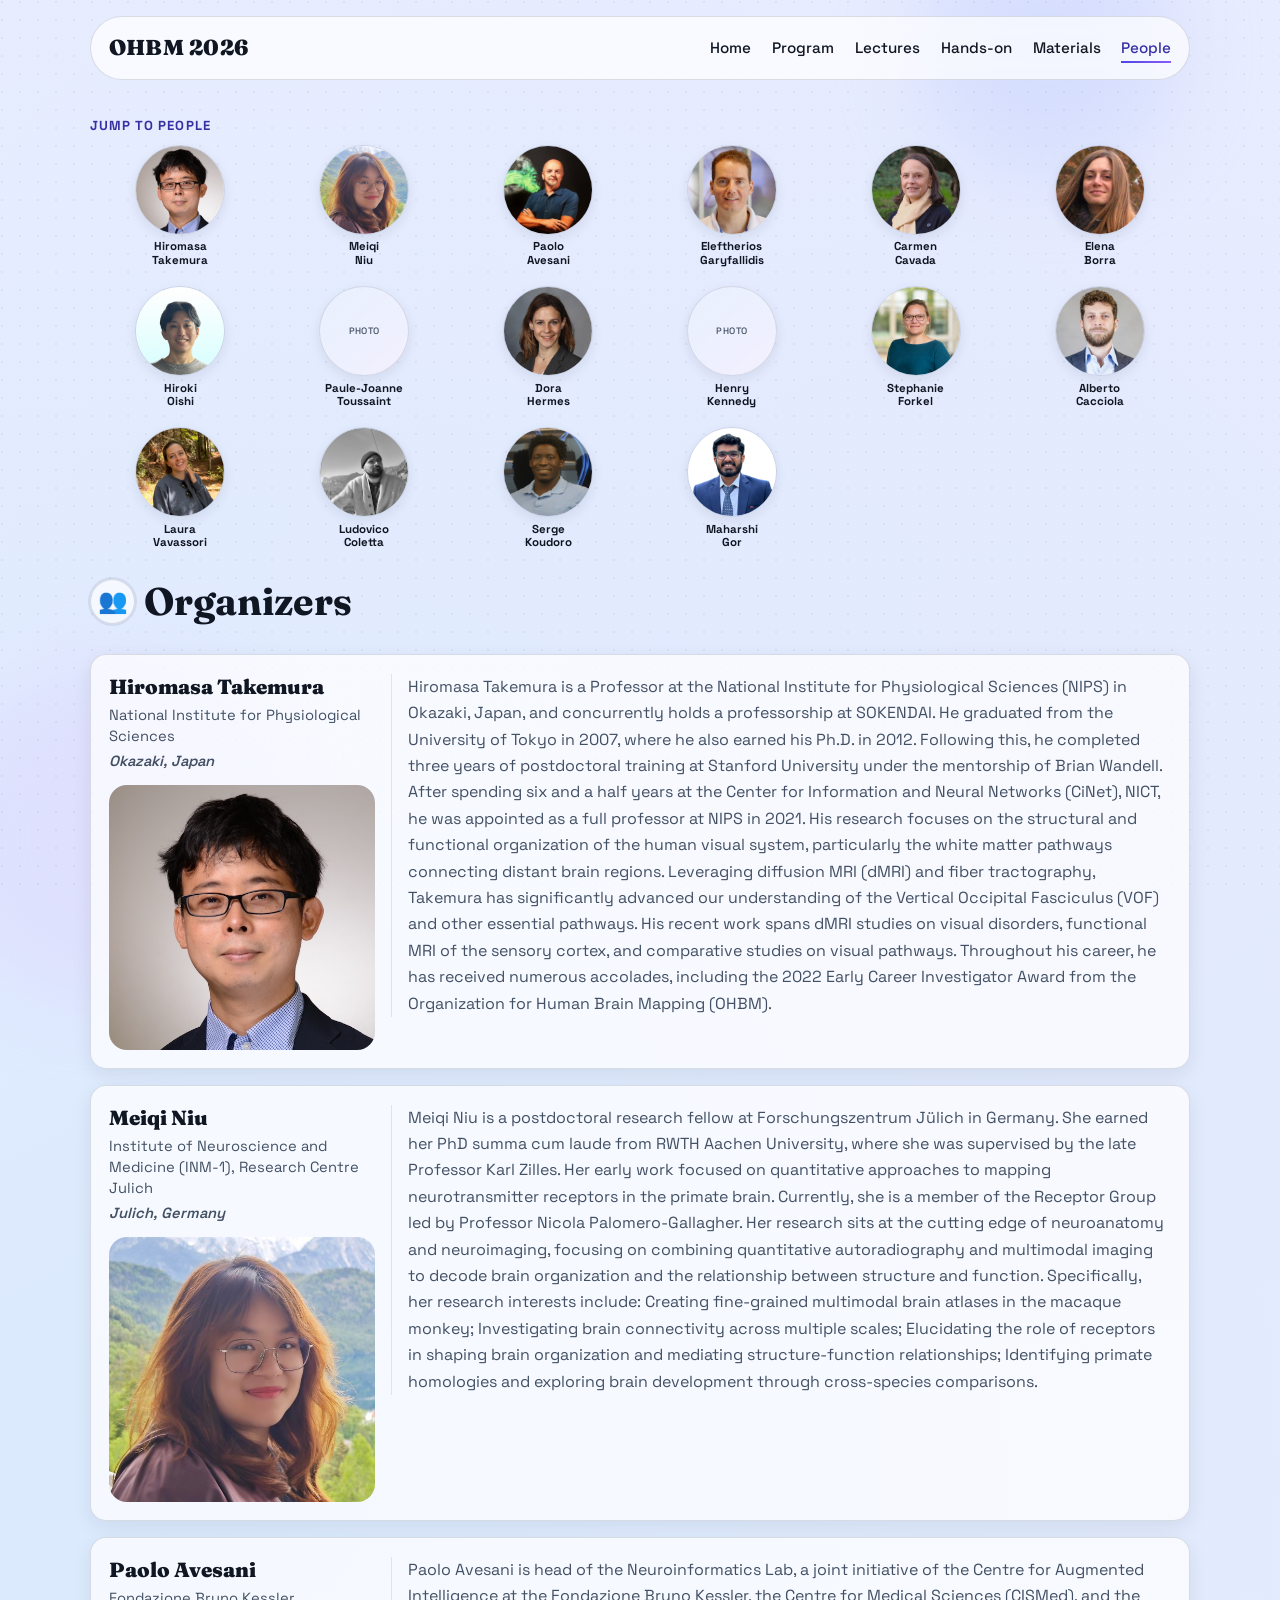
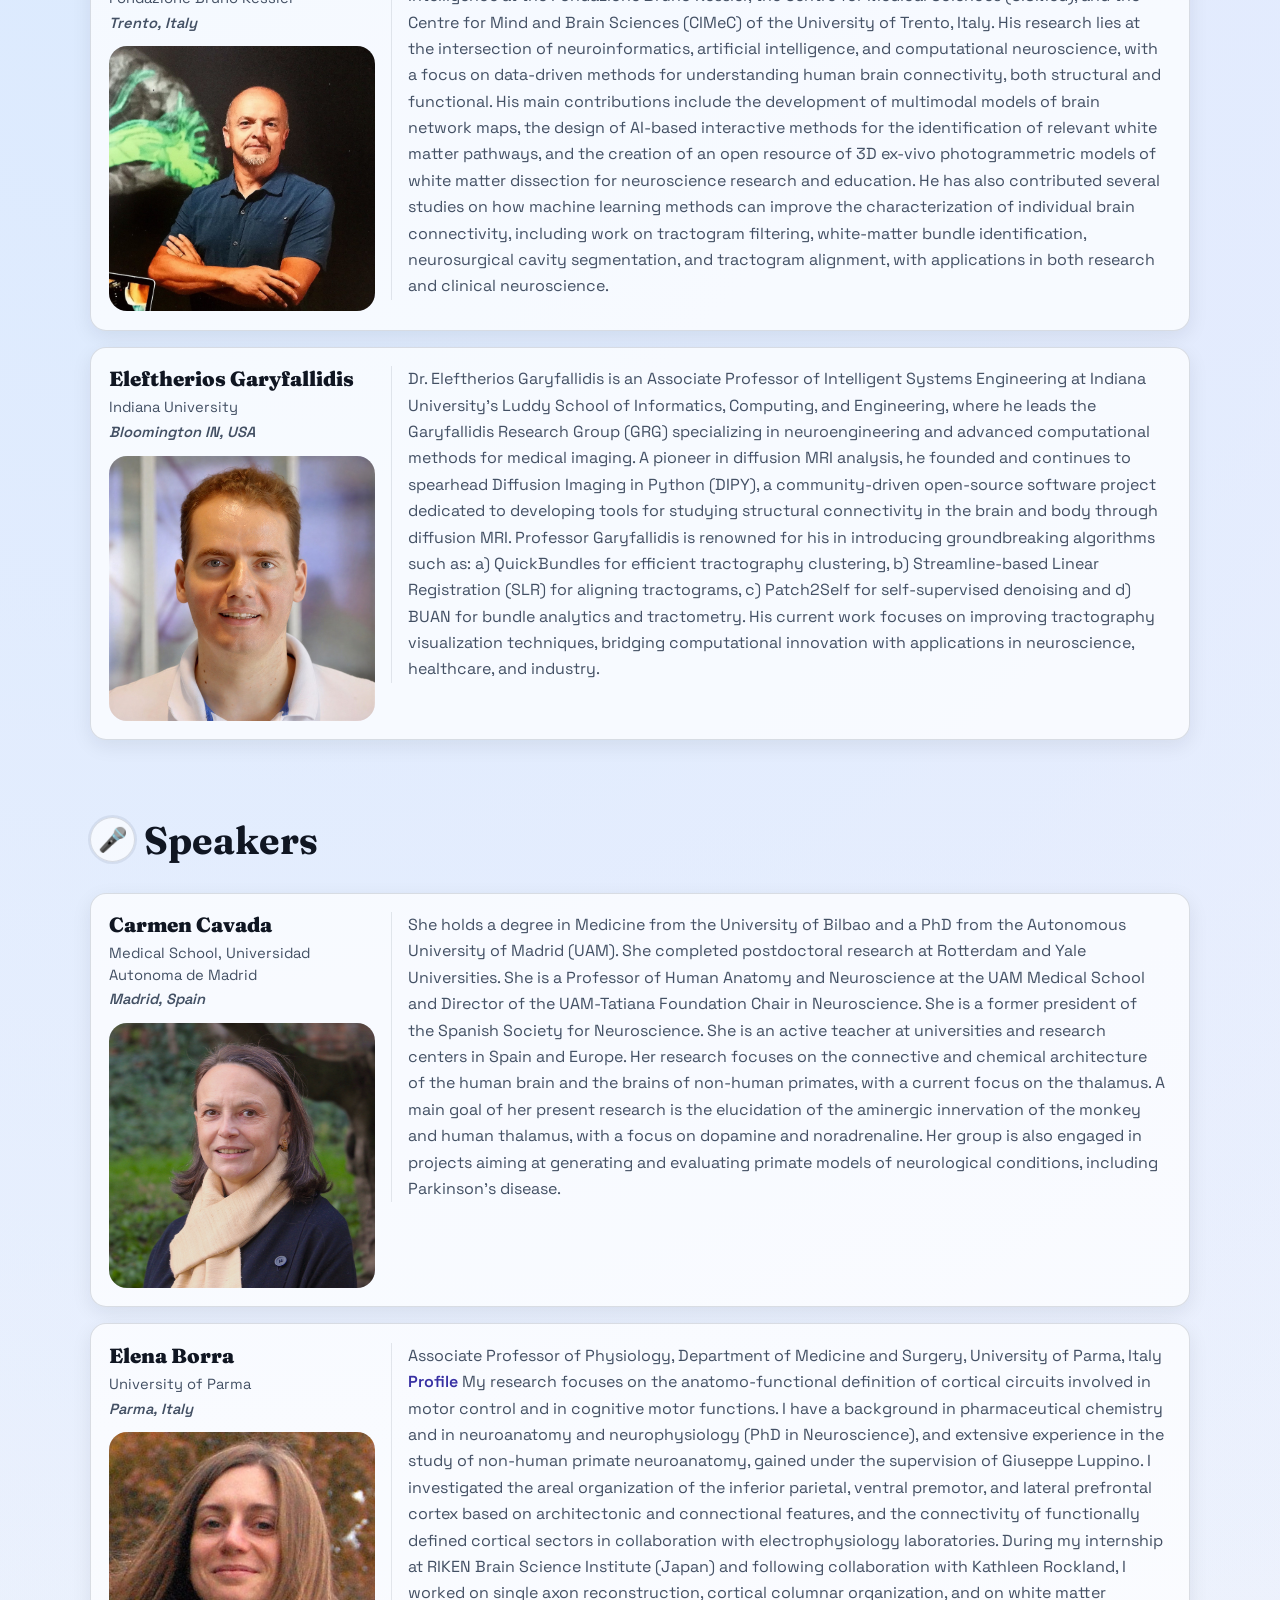
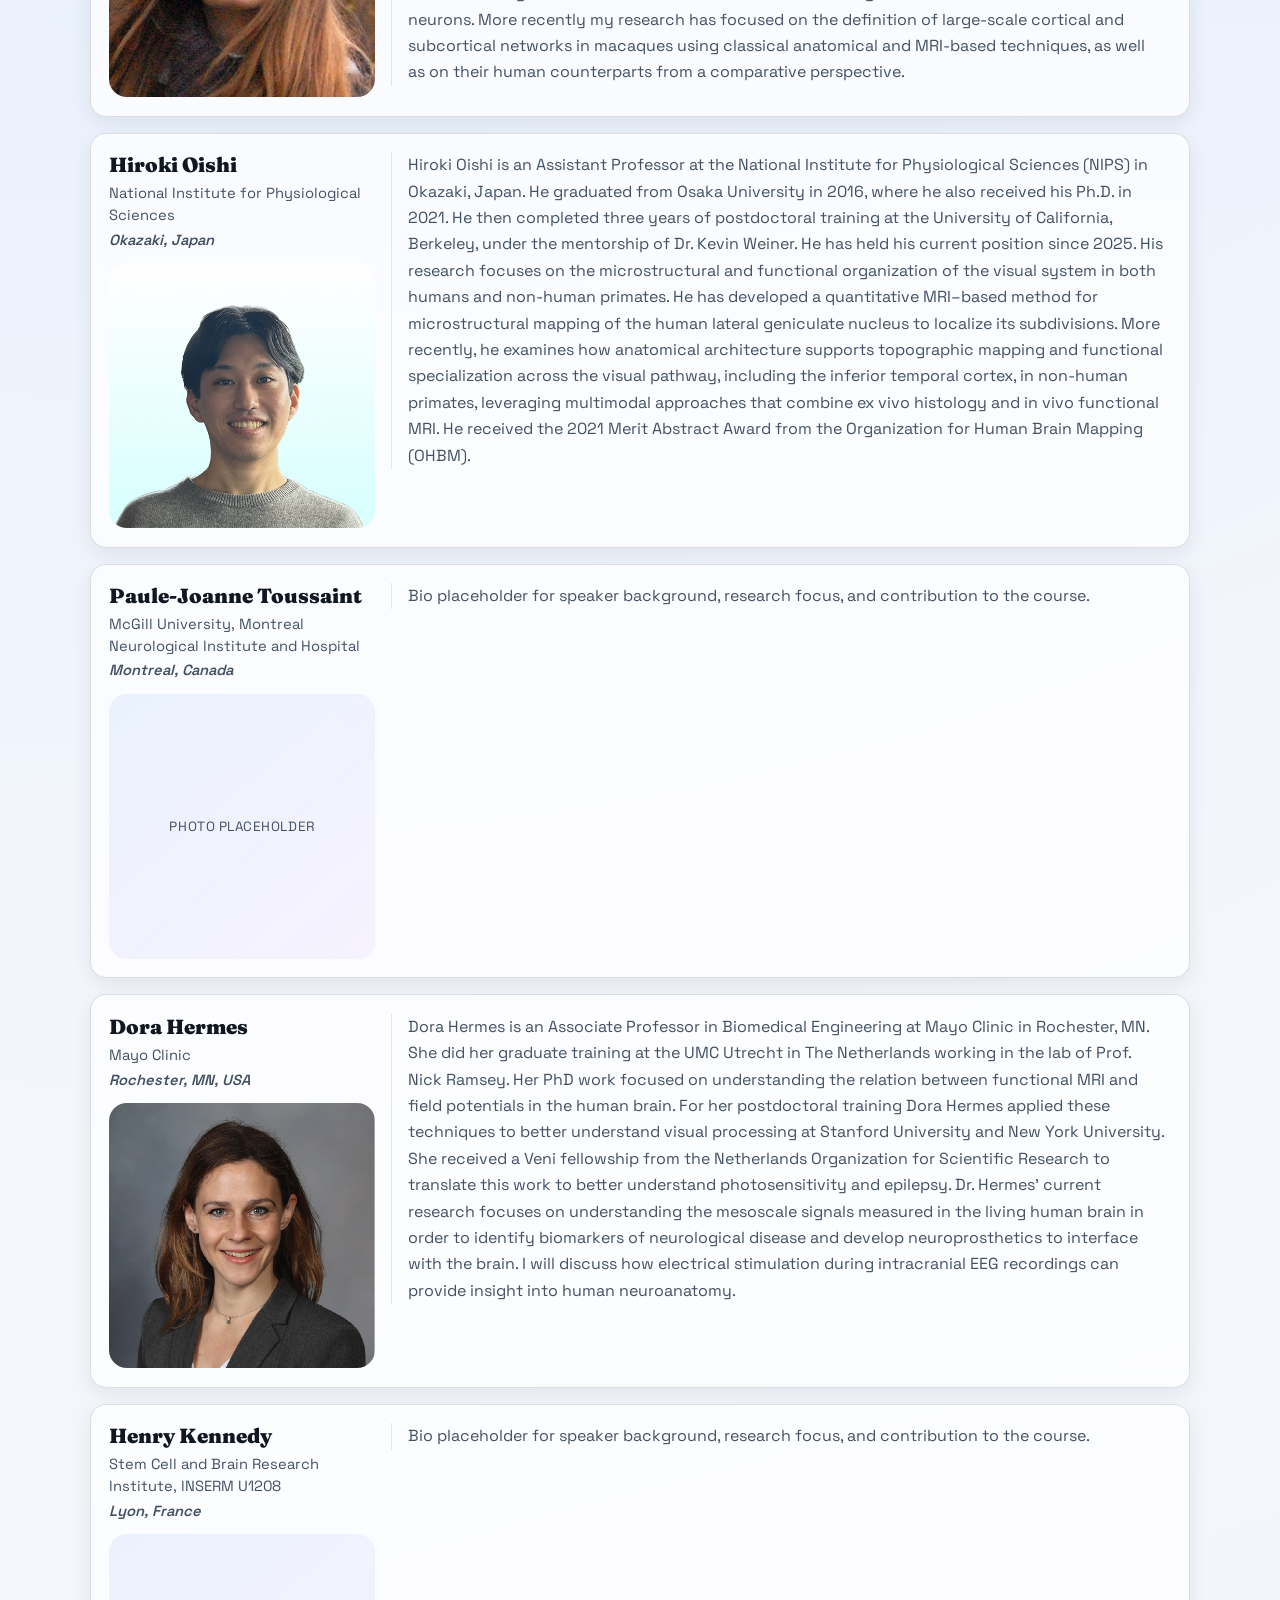
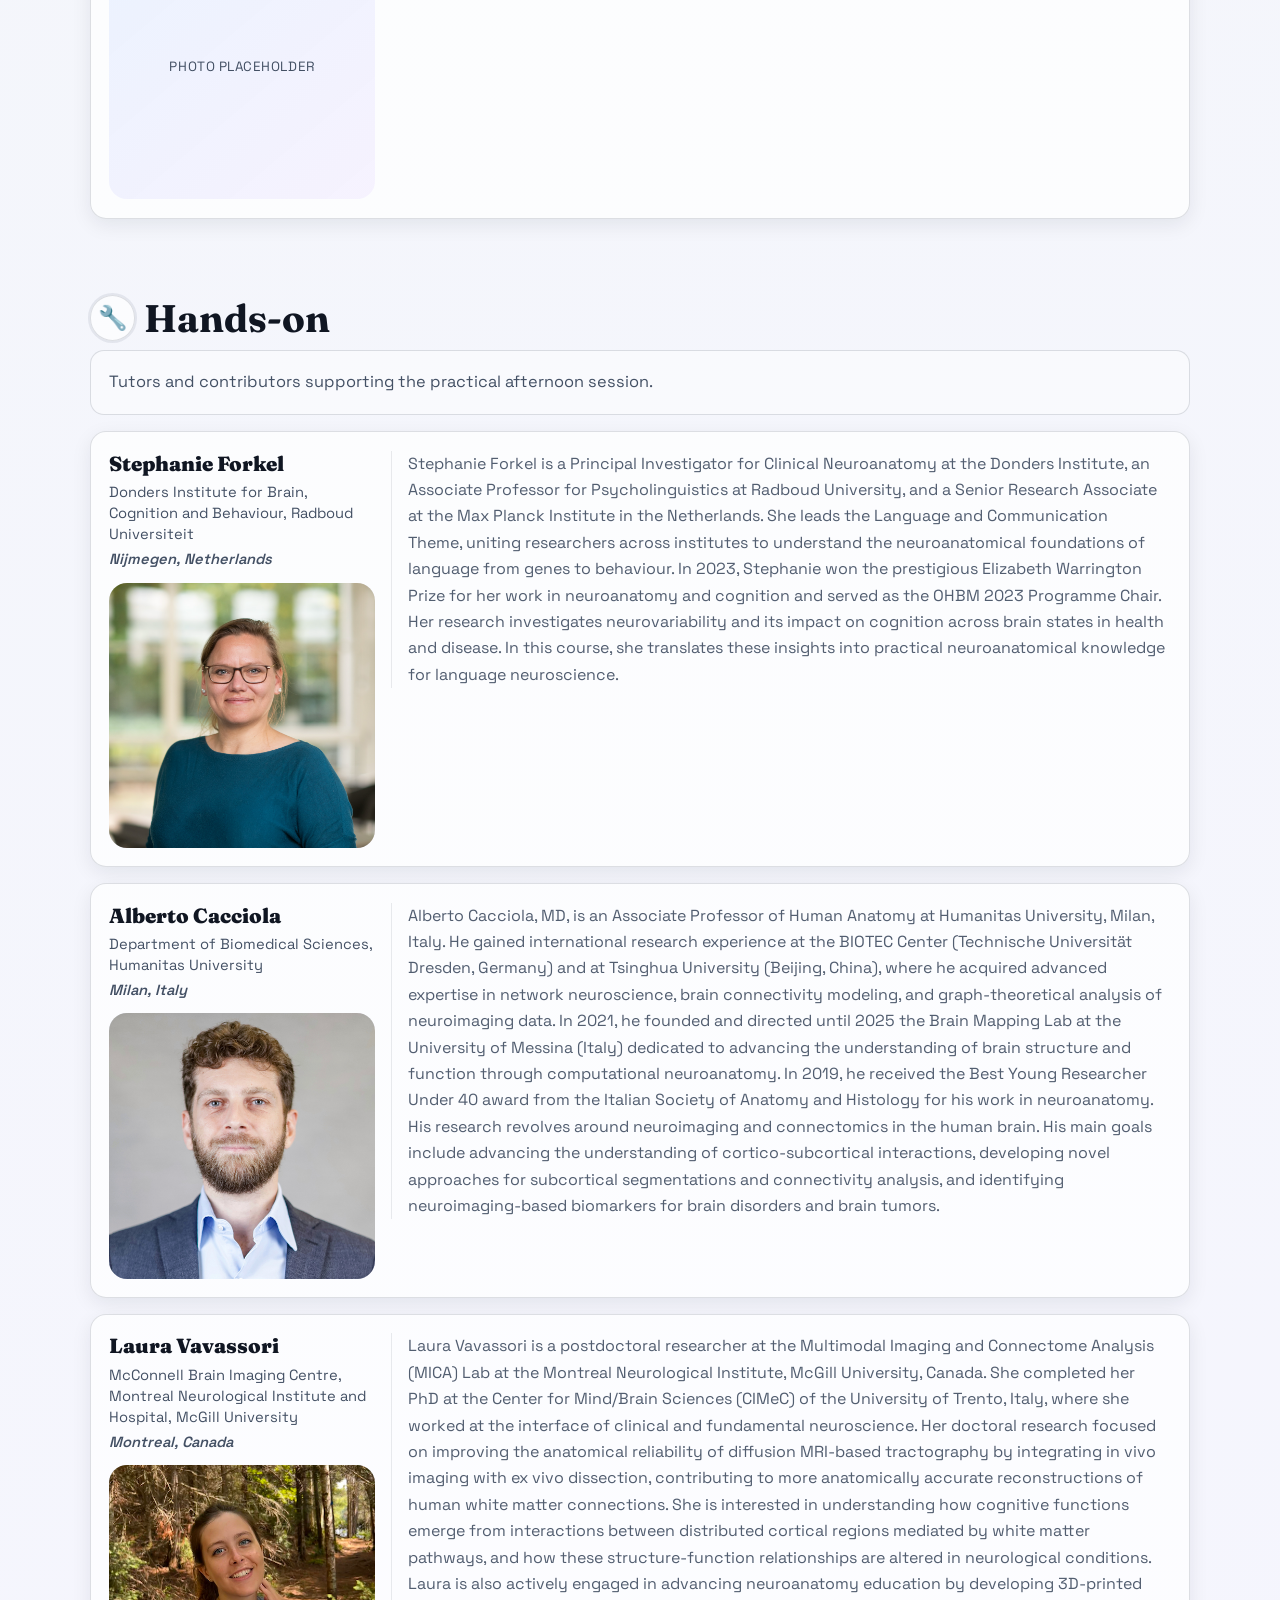
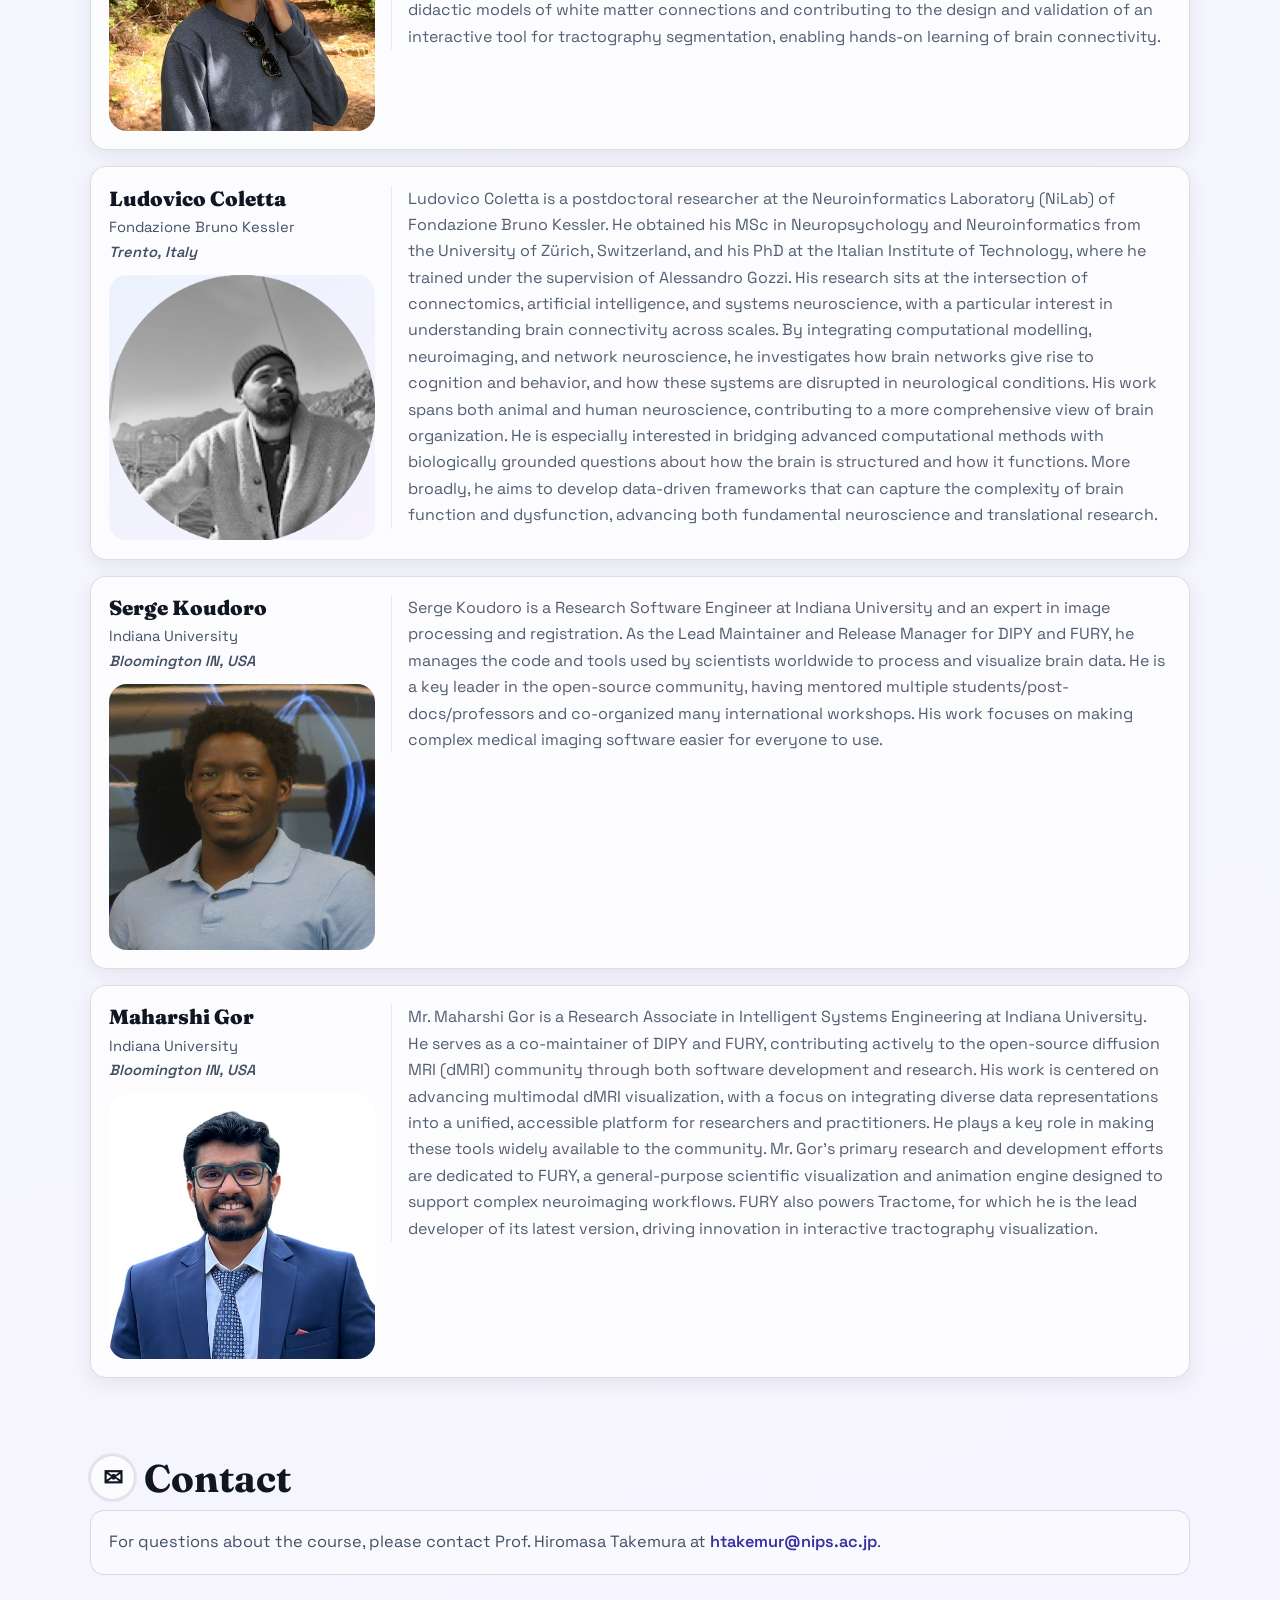
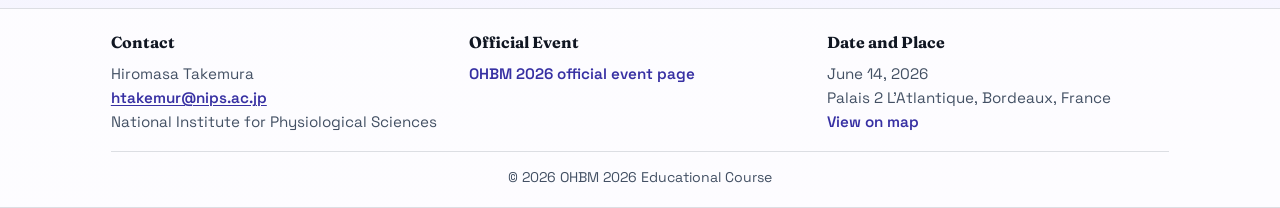
<file: people.html>
﻿<!doctype html>
<html lang="en">
    <head>
        <meta charset="UTF-8" />
        <meta name="viewport" content="width=device-width, initial-scale=1.0" />
        <title>OHBM 2026 - People</title>
        <link rel="preconnect" href="https://fonts.googleapis.com" />
        <link rel="preconnect" href="https://fonts.gstatic.com" crossorigin />
        <link href="https://fonts.googleapis.com/css2?family=Fraunces:opsz,wght@9..144,700;9..144,900&family=Space+Grotesk:wght@400;500;600;700&display=swap" rel="stylesheet" />
        <link rel="stylesheet" href="styles.css" />
    </head>
    <body class="page-people">
        <div class="bg-orb orb-one" aria-hidden="true"></div>
        <div class="bg-orb orb-two" aria-hidden="true"></div>
        <div class="noise-overlay" aria-hidden="true"></div>

        <header class="navbar" id="top-nav">
            <div class="logo">OHBM 2026</div>
            <nav id="nav-menu">
                <a href="index.html">Home</a>
                <a href="program.html">Program</a>
                <a href="talks.html">Lectures</a>
                <a href="hands-on.html">Hands-on</a>
                <a href="resources.html">Materials</a>
                <a href="people.html">People</a>
            </nav>
            <button class="menu-button" id="menu-button" aria-label="Toggle navigation" aria-controls="nav-menu" aria-expanded="false">&#9776;</button>
        </header>

        <main>
            <section id="organizers" class="section section-reveal">
                <p class="people-jump-label">Jump to people</p>
                <nav class="people-jump-nav" aria-label="Jump to people">
                    <a href="#person-hiromasa-takemura" class="people-jump-link">
                        <img class="people-jump-photo" src="img/Hiromasa_Takemura.jpg" alt="Hiromasa Takemura" />
                        <span>Hiromasa<br />Takemura</span>
                    </a>
                    <a href="#person-meiqi-niu" class="people-jump-link">
                        <img class="people-jump-photo" src="img/Meiqi_Niu.jpg" alt="Meiqi Niu" />
                        <span>Meiqi<br />Niu</span>
                    </a>
                    <a href="#person-paolo-avesani" class="people-jump-link">
                        <img class="people-jump-photo" src="img/Paolo_Avesani.jpg" alt="Paolo Avesani" />
                        <span>Paolo<br />Avesani</span>
                    </a>
                    <a href="#person-eleftherios-garyfallidis" class="people-jump-link">
                        <img class="people-jump-photo" src="img/Eleftherios_Garyfallidis.jpg" alt="Eleftherios Garyfallidis" />
                        <span>Eleftherios<br />Garyfallidis</span>
                    </a>
                    <a href="#person-carmen-cavada" class="people-jump-link">
                        <img class="people-jump-photo" src="img/Carmen_Cavada.png" alt="Carmen Cavada" />
                        <span>Carmen<br />Cavada</span>
                    </a>
                    <a href="#person-elena-borra" class="people-jump-link">
                        <img class="people-jump-photo" src="img/Elena_Borra.jpg" alt="Elena Borra" />
                        <span>Elena<br />Borra</span>
                    </a>
                    <a href="#person-hiroki-oishi" class="people-jump-link">
                        <img class="people-jump-photo" src="img/Hiroki_Oishi.png" alt="Hiroki Oishi" />
                        <span>Hiroki<br />Oishi</span>
                    </a>
                    <a href="#person-paule-joanne-toussaint" class="people-jump-link">
                        <span class="people-jump-photo people-jump-photo-placeholder" aria-hidden="true">Photo</span>
                        <span>Paule-Joanne<br />Toussaint</span>
                    </a>
                    <a href="#person-dora-hermes" class="people-jump-link">
                        <img class="people-jump-photo" src="img/Dora_Hermes.png" alt="Dora Hermes" />
                        <span>Dora<br />Hermes</span>
                    </a>
                    <a href="#person-henry-kennedy" class="people-jump-link">
                        <span class="people-jump-photo people-jump-photo-placeholder" aria-hidden="true">Photo</span>
                        <span>Henry<br />Kennedy</span>
                    </a>
                    <a href="#person-stephanie-forkel" class="people-jump-link">
                        <img class="people-jump-photo" src="img/Stephanie_Forkel.png" alt="Stephanie Forkel" />
                        <span>Stephanie<br />Forkel</span>
                    </a>
                    <a href="#person-alberto-cacciola" class="people-jump-link">
                        <img class="people-jump-photo" src="img/Alberto_Cacciola.png" alt="Alberto Cacciola" />
                        <span>Alberto<br />Cacciola</span>
                    </a>
                    <a href="#person-laura-vavassori" class="people-jump-link">
                        <img class="people-jump-photo" src="img/Laura_Vavassori.jpg" alt="Laura Vavassori" />
                        <span>Laura<br />Vavassori</span>
                    </a>
                    <a href="#person-ludovico-coletta" class="people-jump-link">
                        <img class="people-jump-photo" src="img/Ludovico_Coletta.png" alt="Ludovico Coletta" />
                        <span>Ludovico<br />Coletta</span>
                    </a>
                    <a href="#person-serge-koudoro" class="people-jump-link">
                        <img class="people-jump-photo" src="img/Serge_Koudoro.png" alt="Serge Koudoro" />
                        <span>Serge<br />Koudoro</span>
                    </a>
                    <a href="#person-maharshi-gor" class="people-jump-link">
                        <img class="people-jump-photo" src="img/Gor_Maharshi.jpg" alt="Maharshi Gor" />
                        <span>Maharshi<br />Gor</span>
                    </a>
                </nav>
                <h2 class="title-with-icon"><span class="title-icon" aria-hidden="true">&#128101;</span>Organizers</h2>
                <div class="people-list">
                    <article class="card people-card" id="person-hiromasa-takemura">
                        <div class="people-card-left">
                            <img class="organizer-photo people-card-photo" aria-hidden="true" src="img/Hiromasa_Takemura.jpg" alt="Photo of Hiromasa Takemura" />
                            <div class="people-card-meta">
                                <h3 class="organizer-name">Hiromasa Takemura</h3>
                                <p class="organizer-org">National Institute for Physiological Sciences</p>
                                <p class="organizer-location">Okazaki, Japan</p>
                            </div>
                        </div>
                        <div class="people-card-bio">
                            <p>Hiromasa Takemura is a Professor at the National Institute for Physiological Sciences (NIPS) in Okazaki, Japan, and concurrently holds a professorship at SOKENDAI. He graduated from the University of Tokyo in 2007, where he also earned his Ph.D. in 2012. Following this, he completed three years of postdoctoral training at Stanford University under the mentorship of Brian Wandell. After spending six and a half years at the Center for Information and Neural Networks (CiNet), NICT, he was appointed as a full professor at NIPS in 2021. His research focuses on the structural and functional organization of the human visual system, particularly the white matter pathways connecting distant brain regions. Leveraging diffusion MRI (dMRI) and fiber tractography, Takemura has significantly advanced our understanding of the Vertical Occipital Fasciculus (VOF) and other essential pathways. His recent work spans dMRI studies on visual disorders, functional MRI of the sensory cortex, and comparative studies on visual pathways. Throughout his career, he has received numerous accolades, including the 2022 Early Career Investigator Award from the Organization for Human Brain Mapping (OHBM).</p>
                        </div>
                    </article>
                    <article class="card people-card" id="person-meiqi-niu">
                        <div class="people-card-left">
                            <img class="organizer-photo people-card-photo" aria-hidden="true" src="img/Meiqi_Niu.jpg" alt="Photo of Meiqi Niu" />
                            <div class="people-card-meta">
                                <h3 class="organizer-name">Meiqi Niu</h3>
                                <p class="organizer-org">Institute of Neuroscience and Medicine (INM-1), Research Centre Julich</p>
                                <p class="organizer-location">Julich, Germany</p>
                            </div>
                        </div>
                        <div class="people-card-bio">
                            <p>Meiqi Niu is a postdoctoral research fellow at Forschungszentrum Jülich in Germany. She earned her PhD summa cum laude from RWTH Aachen University, where she was supervised by the late Professor Karl Zilles. Her early work focused on quantitative approaches to mapping neurotransmitter receptors in the primate brain. Currently, she is a member of the Receptor Group led by Professor Nicola Palomero-Gallagher. Her research sits at the cutting edge of neuroanatomy and neuroimaging, focusing on combining quantitative autoradiography and multimodal imaging to decode brain organization and the relationship between structure and function. Specifically, her research interests include: Creating fine-grained multimodal brain atlases in the macaque monkey; Investigating brain connectivity across multiple scales; Elucidating the role of receptors in shaping brain organization and mediating structure-function relationships; Identifying primate homologies and exploring brain development through cross-species comparisons.</p>
                        </div>
                    </article>
                    <article class="card people-card" id="person-paolo-avesani">
                        <div class="people-card-left">
                            <img class="organizer-photo people-card-photo" aria-hidden="true" src="img/Paolo_Avesani.jpg" alt="Photo of Paolo Avesani" />
                            <div class="people-card-meta">
                                <h3 class="organizer-name">Paolo Avesani</h3>
                                <p class="organizer-org">Fondazione Bruno Kessler</p>
                                <p class="organizer-location">Trento, Italy</p>
                            </div>
                        </div>
                        <div class="people-card-bio">
                            <p>Paolo Avesani is head of the Neuroinformatics Lab, a joint initiative of the Centre for Augmented Intelligence at the Fondazione Bruno Kessler, the Centre for Medical Sciences (CISMed), and the Centre for Mind and Brain Sciences (CIMeC) of the University of Trento, Italy. His research lies at the intersection of neuroinformatics, artificial intelligence, and computational neuroscience, with a focus on data-driven methods for understanding human brain connectivity, both structural and functional. His main contributions include the development of multimodal models of brain network maps, the design of AI-based interactive methods for the identification of relevant white matter pathways, and the creation of an open resource of 3D ex-vivo photogrammetric models of white matter dissection for neuroscience research and education. He has also contributed several studies on how machine learning methods can improve the characterization of individual brain connectivity, including work on tractogram filtering, white-matter bundle identification, neurosurgical cavity segmentation, and tractogram alignment, with applications in both research and clinical neuroscience.</p>
                        </div>
                    </article>
                    <article class="card people-card" id="person-eleftherios-garyfallidis">
                        <div class="people-card-left">
                            <img class="organizer-photo people-card-photo" aria-hidden="true" src="img/Eleftherios_Garyfallidis.jpg" alt="Photo of Eleftherios Garyfallidis" />
                            <div class="people-card-meta">
                                <h3 class="organizer-name">Eleftherios Garyfallidis</h3>
                                <p class="organizer-org">Indiana University</p>
                                <p class="organizer-location">Bloomington IN, USA</p>
                            </div>
                        </div>
                        <div class="people-card-bio">
                            <p>Dr. Eleftherios Garyfallidis is an Associate Professor of Intelligent Systems Engineering at Indiana University's Luddy School of Informatics, Computing, and Engineering, where he leads the Garyfallidis Research Group (GRG) specializing in neuroengineering and advanced computational methods for medical imaging. A pioneer in diffusion MRI analysis, he founded and continues to spearhead Diffusion Imaging in Python (DIPY), a community-driven open-source software project dedicated to developing tools for studying structural connectivity in the brain and body through diffusion MRI. Professor Garyfallidis is renowned for his in introducing groundbreaking algorithms such as: a) QuickBundles for efficient tractography clustering, b) Streamline-based Linear Registration (SLR) for aligning tractograms, c) Patch2Self for self-supervised denoising and d) BUAN for bundle analytics and tractometry. His current work focuses on improving tractography visualization techniques, bridging computational innovation with applications in neuroscience, healthcare, and industry.</p>
                        </div>
                    </article>
                </div>
            </section>

            <section id="speakers" class="section section-reveal">
                <h2 class="title-with-icon"><span class="title-icon" aria-hidden="true">&#127908;</span>Speakers</h2>
                <div class="people-list">
                    <article class="card people-card" id="person-carmen-cavada">
                        <div class="people-card-left">
                            <img class="organizer-photo people-card-photo" aria-hidden="true" src="img/Carmen_Cavada.png" alt="Photo of Carmen Cavada" />
                            <div class="people-card-meta">
                                <h3 class="organizer-name">Carmen Cavada</h3>
                                <p class="organizer-org">Medical School, Universidad Autonoma de Madrid</p>
                                <p class="organizer-location">Madrid, Spain</p>
                            </div>
                        </div>
                        <div class="people-card-bio">
                            <p>She holds a degree in Medicine from the University of Bilbao and a PhD from the Autonomous University of Madrid (UAM). She completed postdoctoral research at Rotterdam and Yale Universities. She is a Professor of Human Anatomy and Neuroscience at the UAM Medical School and Director of the UAM-Tatiana Foundation Chair in Neuroscience. She is a former president of the Spanish Society for Neuroscience. She is an active teacher at universities and research centers in Spain and Europe. Her research focuses on the connective and chemical architecture of the human brain and the brains of non-human primates, with a current focus on the thalamus. A main goal of her present research is the elucidation of the aminergic innervation of the monkey and human thalamus, with a focus on dopamine and noradrenaline. Her group is also engaged in projects aiming at generating and evaluating primate models of neurological conditions, including Parkinson's disease.</p>
                        </div>
                    </article>
                    <article class="card people-card" id="person-elena-borra">
                        <div class="people-card-left">
                            <img class="organizer-photo people-card-photo" aria-hidden="true" src="img/Elena_Borra.jpg" alt="Photo of Elena Borra" />
                            <div class="people-card-meta">
                                <h3 class="organizer-name">Elena Borra</h3>
                                <p class="organizer-org">University of Parma</p>
                                <p class="organizer-location">Parma, Italy</p>
                            </div>
                        </div>
                        <div class="people-card-bio">
                            <p>Associate Professor of Physiology, Department of Medicine and Surgery, University of Parma, Italy <a href="https://personale.unipr.it/en/ugovdocenti/person/17727" target="_blank" rel="noopener noreferrer">Profile</a> My research focuses on the anatomo-functional definition of cortical circuits involved in motor control and in cognitive motor functions. I have a background in pharmaceutical chemistry and in neuroanatomy and neurophysiology (PhD in Neuroscience), and extensive experience in the study of non-human primate neuroanatomy, gained under the supervision of Giuseppe Luppino. I investigated the areal organization of the inferior parietal, ventral premotor, and lateral prefrontal cortex based on architectonic and connectional features, and the connectivity of functionally defined cortical sectors in collaboration with electrophysiology laboratories. During my internship at RIKEN Brain Science Institute (Japan) and following collaboration with Kathleen Rockland, I worked on single axon reconstruction, cortical columnar organization, and on white matter neurons. More recently my research has focused on the definition of large-scale cortical and subcortical networks in macaques using classical anatomical and MRI-based techniques, as well as on their human counterparts from a comparative perspective.</p>
                        </div>
                    </article>
                    <article class="card people-card" id="person-hiroki-oishi">
                        <div class="people-card-left">
                            <img class="organizer-photo people-card-photo" aria-hidden="true" src="img/Hiroki_Oishi.png" alt="Photo of Hiroki Oishi" />
                            <div class="people-card-meta">
                                <h3 class="organizer-name">Hiroki Oishi</h3>
                                <p class="organizer-org">National Institute for Physiological Sciences</p>
                                <p class="organizer-location">Okazaki, Japan</p>
                            </div>
                        </div>
                        <div class="people-card-bio">
                            <p>Hiroki Oishi is an Assistant Professor at the National Institute for Physiological Sciences (NIPS) in Okazaki, Japan. He graduated from Osaka University in 2016, where he also received his Ph.D. in 2021. He then completed three years of postdoctoral training at the University of California, Berkeley, under the mentorship of Dr. Kevin Weiner. He has held his current position since 2025. His research focuses on the microstructural and functional organization of the visual system in both humans and non-human primates. He has developed a quantitative MRI–based method for microstructural mapping of the human lateral geniculate nucleus to localize its subdivisions. More recently, he examines how anatomical architecture supports topographic mapping and functional specialization across the visual pathway, including the inferior temporal cortex, in non-human primates, leveraging multimodal approaches that combine ex vivo histology and in vivo functional MRI. He received the 2021 Merit Abstract Award from the Organization for Human Brain Mapping (OHBM).</p>
                        </div>
                    </article>
                    <article class="card people-card" id="person-paule-joanne-toussaint">
                        <div class="people-card-left">
                            <div class="organizer-photo people-card-photo" aria-hidden="true">Photo Placeholder</div>
                            <div class="people-card-meta">
                                <h3 class="organizer-name">Paule-Joanne Toussaint</h3>
                                <p class="organizer-org">McGill University, Montreal Neurological Institute and Hospital</p>
                                <p class="organizer-location">Montreal, Canada</p>
                            </div>
                        </div>
                        <div class="people-card-bio">
                            <p>Bio placeholder for speaker background, research focus, and contribution to the course.</p>
                        </div>
                    </article>
                    <article class="card people-card" id="person-dora-hermes">
                        <div class="people-card-left">
                            <img class="organizer-photo people-card-photo" aria-hidden="true" src="img/Dora_Hermes.png" alt="Photo of Dora Hermes" />
                            <div class="people-card-meta">
                                <h3 class="organizer-name">Dora Hermes</h3>
                                <p class="organizer-org">Mayo Clinic</p>
                                <p class="organizer-location">Rochester, MN, USA</p>
                            </div>
                        </div>
                        <div class="people-card-bio">
                            <p>Dora Hermes is an Associate Professor in Biomedical Engineering at Mayo Clinic in Rochester, MN. She did her graduate training at the UMC Utrecht in The Netherlands working in the lab of Prof. Nick Ramsey. Her PhD work focused on understanding the relation between functional MRI and field potentials in the human brain. For her postdoctoral training Dora Hermes applied these techniques to better understand visual processing at Stanford University and New York University. She received a Veni fellowship from the Netherlands Organization for Scientific Research to translate this work to better understand photosensitivity and epilepsy. Dr. Hermes’ current research focuses on understanding the mesoscale signals measured in the living human brain in order to identify biomarkers of neurological disease and develop neuroprosthetics to interface with the brain. I will discuss how electrical stimulation during intracranial EEG recordings can provide insight into human neuroanatomy.</p>
                        </div>
                    </article>
                    <article class="card people-card" id="person-henry-kennedy">
                        <div class="people-card-left">
                            <div class="organizer-photo people-card-photo" aria-hidden="true">Photo Placeholder</div>
                            <div class="people-card-meta">
                                <h3 class="organizer-name">Henry Kennedy</h3>
                                <p class="organizer-org">Stem Cell and Brain Research Institute, INSERM U1208</p>
                                <p class="organizer-location">Lyon, France</p>
                            </div>
                        </div>
                        <div class="people-card-bio">
                            <p>Bio placeholder for speaker background, research focus, and contribution to the course.</p>
                        </div>
                    </article>
                </div>
            </section>

            <section id="hands-on" class="section section-reveal">
                <h2 class="title-with-icon"><span class="title-icon" aria-hidden="true">&#128295;</span>Hands-on</h2>
                <p class="section-intro">Tutors and contributors supporting the practical afternoon session.</p>
                <div class="people-list staff-grid">
                    <article class="card people-card staff-card" id="person-stephanie-forkel">
                        <div class="people-card-left">
                            <img class="organizer-photo people-card-photo" aria-hidden="true" src="img/Stephanie_Forkel.png" alt="Photo of Stephanie Forkel" />
                            <div class="people-card-meta">
                                <h3 class="organizer-name">Stephanie Forkel</h3>
                                <p class="organizer-org">Donders Institute for Brain, Cognition and Behaviour, Radboud Universiteit</p>
                                <p class="organizer-location">Nijmegen, Netherlands</p>
                            </div>
                        </div>
                        <div class="people-card-bio">
                            <p>Stephanie Forkel is a Principal Investigator for Clinical Neuroanatomy at the Donders Institute, an Associate Professor for Psycholinguistics at Radboud University, and a Senior Research Associate at the Max Planck Institute in the Netherlands. She leads the Language and Communication Theme, uniting researchers across institutes to understand the neuroanatomical foundations of language from genes to behaviour. In 2023, Stephanie won the prestigious Elizabeth Warrington Prize for her work in neuroanatomy and cognition and served as the OHBM 2023 Programme Chair. Her research investigates neurovariability and its impact on cognition across brain states in health and disease. In this course, she translates these insights into practical neuroanatomical knowledge for language neuroscience.</p>
                        </div>
                    </article>
                    <article class="card people-card staff-card" id="person-alberto-cacciola">
                        <div class="people-card-left">
                            <img class="organizer-photo people-card-photo" aria-hidden="true" src="img/Alberto_Cacciola.png" alt="Photo of Alberto Cacciola" />
                            <div class="people-card-meta">
                                <h3 class="organizer-name">Alberto Cacciola</h3>
                                <p class="organizer-org">Department of Biomedical Sciences, Humanitas University</p>
                                <p class="organizer-location">Milan, Italy</p>
                            </div>
                        </div>
                        <div class="people-card-bio">
                            <p>Alberto Cacciola, MD, is an Associate Professor of Human Anatomy at Humanitas University, Milan, Italy. He gained international research experience at the BIOTEC Center (Technische Universität Dresden, Germany) and at Tsinghua University (Beijing, China), where he acquired advanced expertise in network neuroscience, brain connectivity modeling, and graph-theoretical analysis of neuroimaging data. In 2021, he founded and directed until 2025 the Brain Mapping Lab at the University of Messina (Italy) dedicated to advancing the understanding of brain structure and function through computational neuroanatomy. In 2019, he received the Best Young Researcher Under 40 award from the Italian Society of Anatomy and Histology for his work in neuroanatomy. His research revolves around neuroimaging and connectomics in the human brain. His main goals include advancing the understanding of cortico-subcortical interactions, developing novel approaches for subcortical segmentations and connectivity analysis, and identifying neuroimaging-based biomarkers for brain disorders and brain tumors.</p>
                        </div>
                    </article>
                    <article class="card people-card staff-card" id="person-laura-vavassori">
                        <div class="people-card-left">
                            <img class="organizer-photo people-card-photo" aria-hidden="true" src="img/Laura_Vavassori.jpg" alt="Photo of Laura Vavassori" />
                            <div class="people-card-meta">
                                <h3 class="organizer-name">Laura Vavassori</h3>
                                <p class="organizer-org">McConnell Brain Imaging Centre, Montreal Neurological Institute and Hospital, McGill University</p>
                                <p class="organizer-location">Montreal, Canada</p>
                            </div>
                        </div>
                        <div class="people-card-bio">
                            <p>Laura Vavassori is a postdoctoral researcher at the Multimodal Imaging and Connectome Analysis (MICA) Lab at the Montreal Neurological Institute, McGill University, Canada. She completed her PhD at the Center for Mind/Brain Sciences (CIMeC) of the University of Trento, Italy, where she worked at the interface of clinical and fundamental neuroscience. Her doctoral research focused on improving the anatomical reliability of diffusion MRI-based tractography by integrating in vivo imaging with ex vivo dissection, contributing to more anatomically accurate reconstructions of human white matter connections. She is interested in understanding how cognitive functions emerge from interactions between distributed cortical regions mediated by white matter pathways, and how these structure-function relationships are altered in neurological conditions. Laura is also actively engaged in advancing neuroanatomy education by developing 3D-printed didactic models of white matter connections and contributing to the design and validation of an interactive tool for tractography segmentation, enabling hands-on learning of brain connectivity.</p>
                        </div>
                    </article>
                    <article class="card people-card staff-card" id="person-ludovico-coletta">
                        <div class="people-card-left">
                            <img class="organizer-photo people-card-photo" aria-hidden="true" src="img/Ludovico_Coletta.png" alt="Photo of Ludovico Coletta" />
                            <div class="people-card-meta">
                                <h3 class="organizer-name">Ludovico Coletta</h3>
                                <p class="organizer-org">Fondazione Bruno Kessler</p>
                                <p class="organizer-location">Trento, Italy</p>
                            </div>
                        </div>
                        <div class="people-card-bio">
                            <p>Ludovico Coletta is a postdoctoral researcher at the Neuroinformatics Laboratory (NiLab) of Fondazione Bruno Kessler. He obtained his MSc in Neuropsychology and Neuroinformatics from the University of Zürich, Switzerland, and his PhD at the Italian Institute of Technology, where he trained under the supervision of Alessandro Gozzi. His research sits at the intersection of connectomics, artificial intelligence, and systems neuroscience, with a particular interest in understanding brain connectivity across scales. By integrating computational modelling, neuroimaging, and network neuroscience, he investigates how brain networks give rise to cognition and behavior, and how these systems are disrupted in neurological conditions. His work spans both animal and human neuroscience, contributing to a more comprehensive view of brain organization. He is especially interested in bridging advanced computational methods with biologically grounded questions about how the brain is structured and how it functions. More broadly, he aims to develop data-driven frameworks that can capture the complexity of brain function and dysfunction, advancing both fundamental neuroscience and translational research.</p>
                        </div>
                    </article>
                    <article class="card people-card staff-card" id="person-serge-koudoro">
                        <div class="people-card-left">
                            <img class="organizer-photo people-card-photo" aria-hidden="true" src="img/Serge_Koudoro.png" alt="Photo of Serge Koudoro" />
                            <div class="people-card-meta">
                                <h3 class="organizer-name">Serge Koudoro</h3>
                                <p class="organizer-org">Indiana University</p>
                                <p class="organizer-location">Bloomington IN, USA</p>
                            </div>
                        </div>
                        <div class="people-card-bio">
                            <p>Serge Koudoro is a Research Software Engineer at Indiana University and an expert in image processing and registration. As the Lead Maintainer and Release Manager for DIPY and FURY, he manages the code and tools used by scientists worldwide to process and visualize brain data. He is a key leader in the open-source community, having mentored multiple students/post-docs/professors and co-organized many international workshops. His work focuses on making complex medical imaging software easier for everyone to use.</p>
                        </div>
                    </article>
                    <article class="card people-card staff-card" id="person-maharshi-gor">
                        <div class="people-card-left">
                            <img class="organizer-photo people-card-photo" aria-hidden="true" src="img/Gor_Maharshi.jpg" alt="Photo of Maharshi Gor" />
                            <div class="people-card-meta">
                                <h3 class="organizer-name">Maharshi Gor</h3>
                                <p class="organizer-org">Indiana University</p>
                                <p class="organizer-location">Bloomington IN, USA</p>
                            </div>
                        </div>
                        <div class="people-card-bio">
                            <p>Mr. Maharshi Gor is a Research Associate in Intelligent Systems Engineering at Indiana University. He serves as a co-maintainer of DIPY and FURY, contributing actively to the open-source diffusion MRI (dMRI) community through both software development and research. His work is centered on advancing multimodal dMRI visualization, with a focus on integrating diverse data representations into a unified, accessible platform for researchers and practitioners. He plays a key role in making these tools widely available to the community. Mr. Gor's primary research and development efforts are dedicated to FURY, a general-purpose scientific visualization and animation engine designed to support complex neuroimaging workflows. FURY also powers Tractome, for which he is the lead developer of its latest version, driving innovation in interactive tractography visualization.</p>
                        </div>
                    </article>
                </div>
            </section>

            <section class="section section-reveal">
                <h2 class="title-with-icon"><span class="title-icon" aria-hidden="true">&#9993;</span>Contact</h2>
                <p class="section-intro">For questions about the course, please contact Prof. Hiromasa Takemura at <a href="mailto:htakemur@nips.ac.jp">htakemur@nips.ac.jp</a>.</p>
            </section>
        </main>

        <footer class="site-footer">
            <div class="footer-grid">
                <section class="footer-block">
                    <h3>Contact</h3>
                    <p>Hiromasa Takemura</p>
                    <p><a class="footer-email-link" href="mailto:htakemur@nips.ac.jp">htakemur@nips.ac.jp</a></p>
                    <p>National Institute for Physiological Sciences</p>
                </section>
                <section class="footer-block">
                    <h3>Official Event</h3>
                    <p><a href="https://humanbrainmapping.org/OHBM2026/" target="_blank" rel="noopener noreferrer">OHBM 2026 official event page</a></p>
                </section>
                <section class="footer-block">
                    <h3>Date and Place</h3>
                    <p>June 14, 2026</p>
                    <p>Palais 2 L'Atlantique, Bordeaux, France</p>
                    <p><a href="https://www.google.com/maps/search/?api=1&query=Palais+2+L%27Atlantique%2C+Bordeaux%2C+France" target="_blank" rel="noopener noreferrer">View on map</a></p>
                </section>
            </div>
            <p class="footer-meta">&copy; 2026 OHBM 2026 Educational Course</p>
        </footer>

        <script src="app.js"></script>
    </body>
</html>
</file>
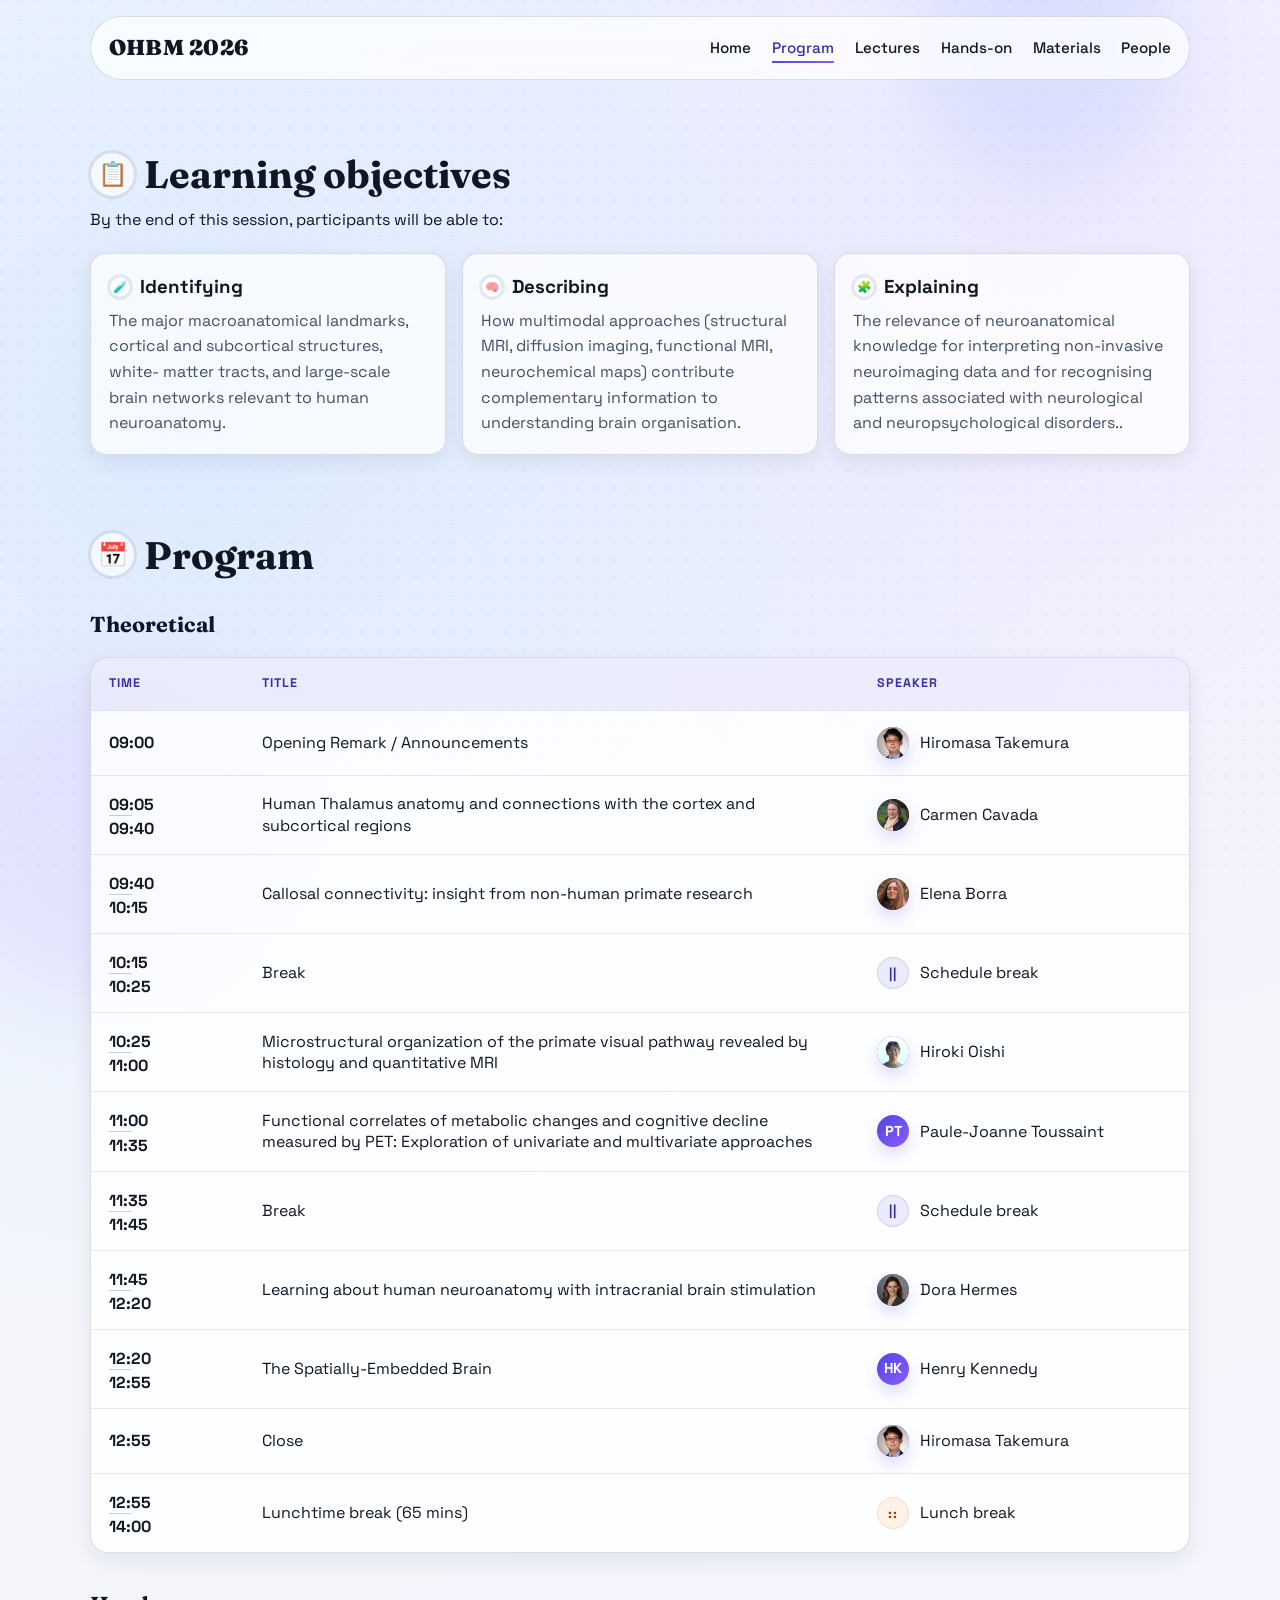
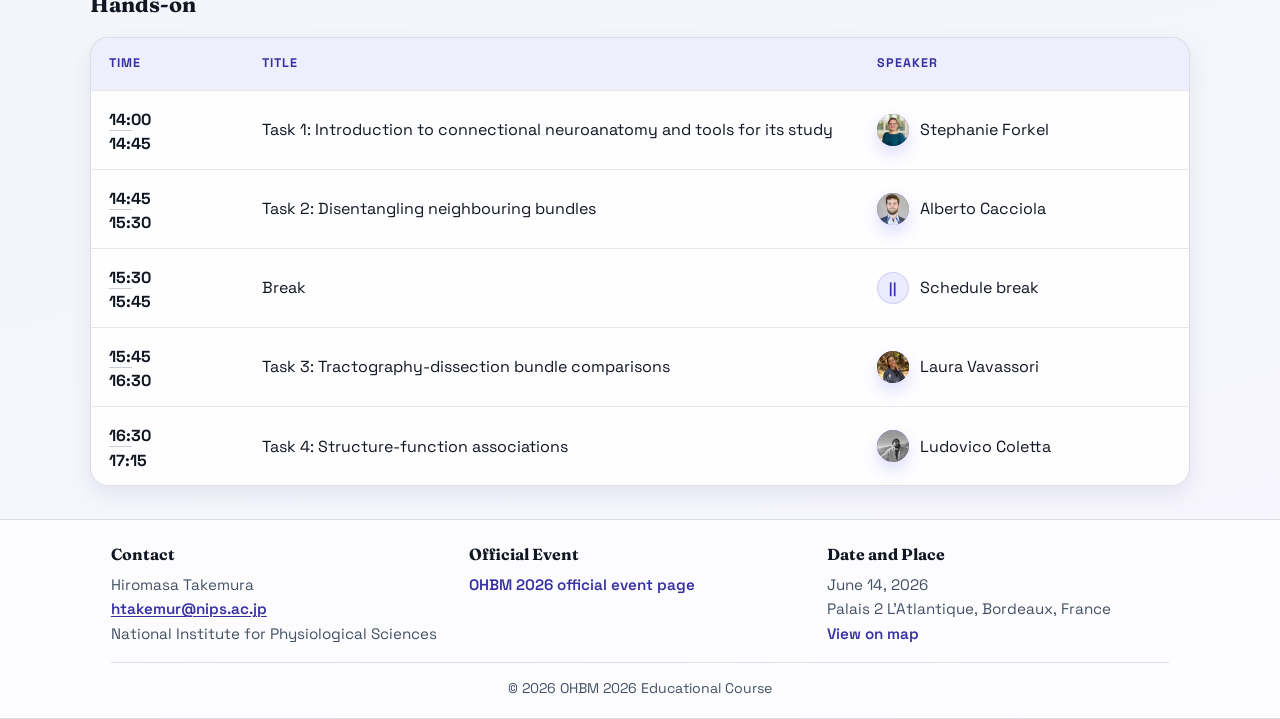
<file: program.html>
﻿<!doctype html>
<html lang="en">
    <head>
        <meta charset="UTF-8" />
        <meta name="viewport" content="width=device-width, initial-scale=1.0" />
        <title>OHBM 2026 - Program</title>
        <link rel="preconnect" href="https://fonts.googleapis.com" />
        <link rel="preconnect" href="https://fonts.gstatic.com" crossorigin />
        <link href="https://fonts.googleapis.com/css2?family=Fraunces:opsz,wght@9..144,700;9..144,900&family=Space+Grotesk:wght@400;500;600;700&display=swap" rel="stylesheet" />
        <link rel="stylesheet" href="styles.css" />
    </head>
    <body>
        <div class="bg-orb orb-one" aria-hidden="true"></div>
        <div class="bg-orb orb-two" aria-hidden="true"></div>
        <div class="noise-overlay" aria-hidden="true"></div>

        <header class="navbar" id="top-nav">
            <div class="logo">OHBM 2026</div>
            <nav id="nav-menu">
                <a href="index.html">Home</a>
                <a href="program.html">Program</a>
                <a href="talks.html">Lectures</a>
                <a href="hands-on.html">Hands-on</a>
                <a href="resources.html">Materials</a>
                <a href="people.html">People</a>
            </nav>
            <button class="menu-button" id="menu-button" aria-label="Toggle navigation" aria-controls="nav-menu" aria-expanded="false">&#9776;</button>
        </header>
        <main>
            <section id="hands-on" class="section section-reveal">
                <h2 class="title-with-icon"><span class="title-icon" aria-hidden="true">&#128203;</span>Learning objectives</h2>
                <p>By the end of this session, participants will be able to:</p>
                <div class="card-grid">
                    <article class="card">
                        <h3 class="title-with-icon"><span class="title-icon" aria-hidden="true">&#129514;</span>Identifying</h3>
                        <p>The major macroanatomical landmarks, cortical and subcortical structures, white- matter tracts, and large-scale brain networks relevant to human neuroanatomy.</p>
                    </article>
                    <article class="card">
                        <h3 class="title-with-icon"><span class="title-icon" aria-hidden="true">&#129504;</span>Describing</h3>
                        <p>How multimodal approaches (structural MRI, diffusion imaging, functional MRI, neurochemical maps) contribute complementary information to understanding brain organisation.</p>
                    </article>
                    <article class="card">
                        <h3 class="title-with-icon"><span class="title-icon" aria-hidden="true">&#129513;</span>Explaining</h3>
                        <p>The relevance of neuroanatomical knowledge for interpreting non-invasive neuroimaging data and for recognising patterns associated with neurological and neuropsychological disorders..</p>
                    </article>
                </div>
            </section>
            <section id="schedule" class="section section-reveal">
                <h2 class="title-with-icon"><span class="title-icon" aria-hidden="true">&#128197;</span>Program</h2>
                <h3 class="program-subheading">Theoretical</h3>
                <div class="program-table-wrap">
                    <table class="program-table">
                        <thead>
                            <tr>
                                <th scope="col">Time</th>
                                <th scope="col">Title</th>
                                <th scope="col">Speaker</th>
                            </tr>
                        </thead>
                        <tbody>
                            <tr>
                                <td><span class="program-time"><span>09:00</span></span></td>
                                <td>Opening Remark / Announcements</td>
                                <td>
                                    <div class="speaker-cell">
                                        <img class="speaker-avatar" aria-hidden="true" src="img/Hiromasa_Takemura.jpg" alt="" />
                                        <span>Hiromasa Takemura</span>
                                    </div>
                                </td>
                            </tr>
                            <tr>
                                <td><span class="program-time program-time-range"><span>09:05</span><span>09:40</span></span></td>
                                <td>Human Thalamus anatomy and connections with the cortex and subcortical regions</td>
                                <td>
                                    <div class="speaker-cell">
                                        <img class="speaker-avatar" aria-hidden="true" src="img/Carmen_Cavada.png" alt="Photo of Carmen Cavada" />
                                        <span>Carmen Cavada</span>
                                    </div>
                                </td>
                            </tr>
                            <tr>
                                <td><span class="program-time program-time-range"><span>09:40</span><span>10:15</span></span></td>
                                <td>Callosal connectivity: insight from non-human primate research</td>
                                <td>
                                    <div class="speaker-cell">
                                        <img class="speaker-avatar" aria-hidden="true" src="img/Elena_Borra.jpg" alt="" />
                                        <span>Elena Borra</span>
                                    </div>
                                </td>
                            </tr>
                            <tr>
                                <td><span class="program-time program-time-range"><span>10:15</span><span>10:25</span></span></td>
                                <td>Break</td>
                                <td>
                                    <div class="speaker-cell">
                                        <span class="speaker-marker speaker-marker--break" aria-hidden="true">||</span>
                                        <span>Schedule break</span>
                                    </div>
                                </td>
                            </tr>
                            <tr>
                                <td><span class="program-time program-time-range"><span>10:25</span><span>11:00</span></span></td>
                                <td>Microstructural organization of the primate visual pathway revealed by histology and quantitative MRI</td>
                                <td>
                                    <div class="speaker-cell">
                                        <img class="speaker-avatar" aria-hidden="true" src="img/Hiroki_Oishi.png" alt="" />
                                        <span>Hiroki Oishi</span>
                                    </div>
                                </td>
                            </tr>
                            <tr>
                                <td><span class="program-time program-time-range"><span>11:00</span><span>11:35</span></span></td>
                                <td>Functional correlates of metabolic changes and cognitive decline measured by PET: Exploration of univariate and multivariate approaches</td>
                                <td>
                                    <div class="speaker-cell">
                                        <span class="speaker-avatar" aria-hidden="true">PT</span>
                                        <span>Paule-Joanne Toussaint</span>
                                    </div>
                                </td>
                            </tr>
                            <tr>
                                <td><span class="program-time program-time-range"><span>11:35</span><span>11:45</span></span></td>
                                <td>Break</td>
                                <td>
                                    <div class="speaker-cell">
                                        <span class="speaker-marker speaker-marker--break" aria-hidden="true">||</span>
                                        <span>Schedule break</span>
                                    </div>
                                </td>
                            </tr>
                            <tr>
                                <td><span class="program-time program-time-range"><span>11:45</span><span>12:20</span></span></td>
                                <td>Learning about human neuroanatomy with intracranial brain stimulation</td>
                                <td>
                                    <div class="speaker-cell">
                                        <img class="speaker-avatar" aria-hidden="true" src="img/Dora_Hermes.png" alt="" />
                                        <span>Dora Hermes</span>
                                    </div>
                                </td>
                            </tr>
                            <tr>
                                <td><span class="program-time program-time-range"><span>12:20</span><span>12:55</span></span></td>
                                <td>The Spatially-Embedded Brain</td>
                                <td>
                                    <div class="speaker-cell">
                                        <span class="speaker-avatar" aria-hidden="true">HK</span>
                                        <span>Henry Kennedy</span>
                                    </div>
                                </td>
                            </tr>
                            <tr>
                                <td><span class="program-time"><span>12:55</span></span></td>
                                <td>Close</td>
                                <td>
                                    <div class="speaker-cell">
                                        <img class="speaker-avatar" aria-hidden="true" src="img/Hiromasa_Takemura.jpg" alt="" />
                                        <span>Hiromasa Takemura</span>
                                    </div>
                                </td>
                            </tr>
                            <tr>
                                <td><span class="program-time program-time-range"><span>12:55</span><span>14:00</span></span></td>
                                <td>Lunchtime break (65 mins)</td>
                                <td>
                                    <div class="speaker-cell">
                                        <span class="speaker-marker speaker-marker--pause" aria-hidden="true">::</span>
                                        <span>Lunch break</span>
                                    </div>
                                </td>
                            </tr>
                        </tbody>
                    </table>
                </div>
                <h3 class="program-subheading">Hands-on</h3>
                <div class="program-table-wrap">
                    <table class="program-table">
                        <thead>
                            <tr>
                                <th scope="col">Time</th>
                                <th scope="col">Title</th>
                                <th scope="col">Speaker</th>
                            </tr>
                        </thead>
                        <tbody>
                            <tr>
                                <td><span class="program-time program-time-range"><span>14:00</span><span>14:45</span></span></td>
                                <td>Task 1: Introduction to connectional neuroanatomy and tools for its study</td>
                                <td>
                                    <div class="speaker-cell">
                                        <img class="speaker-avatar" aria-hidden="true" src="img/Stephanie_Forkel.png" alt="" />
                                        <span>Stephanie Forkel</span>
                                    </div>
                                </td>
                            </tr>
                            <tr>
                                <td><span class="program-time program-time-range"><span>14:45</span><span>15:30</span></span></td>
                                <td>Task 2: Disentangling neighbouring bundles</td>
                                <td>
                                    <div class="speaker-cell">
                                        <img class="speaker-avatar" aria-hidden="true" src="img/Alberto_Cacciola.png" alt="" />
                                        <span>Alberto Cacciola</span>
                                    </div>
                                </td>
                            </tr>
                            <tr>
                                <td><span class="program-time program-time-range"><span>15:30</span><span>15:45</span></span></td>
                                <td>Break</td>
                                <td>
                                    <div class="speaker-cell">
                                        <span class="speaker-marker speaker-marker--break" aria-hidden="true">||</span>
                                        <span>Schedule break</span>
                                    </div>
                                </td>
                            </tr>
                            <tr>
                                <td><span class="program-time program-time-range"><span>15:45</span><span>16:30</span></span></td>
                                <td>Task 3: Tractography-dissection bundle comparisons</td>
                                <td>
                                    <div class="speaker-cell">
                                        <img class="speaker-avatar" aria-hidden="true" src="img/Laura_Vavassori.jpg" alt="" />
                                        <span>Laura Vavassori</span>
                                    </div>
                                </td>
                            </tr>
                            <tr>
                                <td><span class="program-time program-time-range"><span>16:30</span><span>17:15</span></span></td>
                                <td>Task 4: Structure-function associations</td>
                                <td>
                                    <div class="speaker-cell">
                                        <img class="speaker-avatar" aria-hidden="true" src="img/Ludovico_Coletta.png" alt="Photo of Ludovico Coletta" />
                                        <span>Ludovico Coletta</span>
                                    </div>
                                </td>
                            </tr>
                        </tbody>
                    </table>
                </div>
            </section>
        </main>

        <footer class="site-footer">
            <div class="footer-grid">
                <section class="footer-block">
                    <h3>Contact</h3>
                    <p>Hiromasa Takemura</p>
                    <p><a class="footer-email-link" href="mailto:htakemur@nips.ac.jp">htakemur@nips.ac.jp</a></p>
                    <p>National Institute for Physiological Sciences</p>
                </section>
                <section class="footer-block">
                    <h3>Official Event</h3>
                    <p><a href="https://humanbrainmapping.org/OHBM2026/" target="_blank" rel="noopener noreferrer">OHBM 2026 official event page</a></p>
                </section>
                <section class="footer-block">
                    <h3>Date and Place</h3>
                    <p>June 14, 2026</p>
                    <p>Palais 2 L'Atlantique, Bordeaux, France</p>
                    <p><a href="https://www.google.com/maps/search/?api=1&query=Palais+2+L%27Atlantique%2C+Bordeaux%2C+France" target="_blank" rel="noopener noreferrer">View on map</a></p>
                </section>
            </div>
            <p class="footer-meta">&copy; 2026 OHBM 2026 Educational Course</p>
        </footer>

        <script src="app.js"></script>
    </body>
</html>
</file>
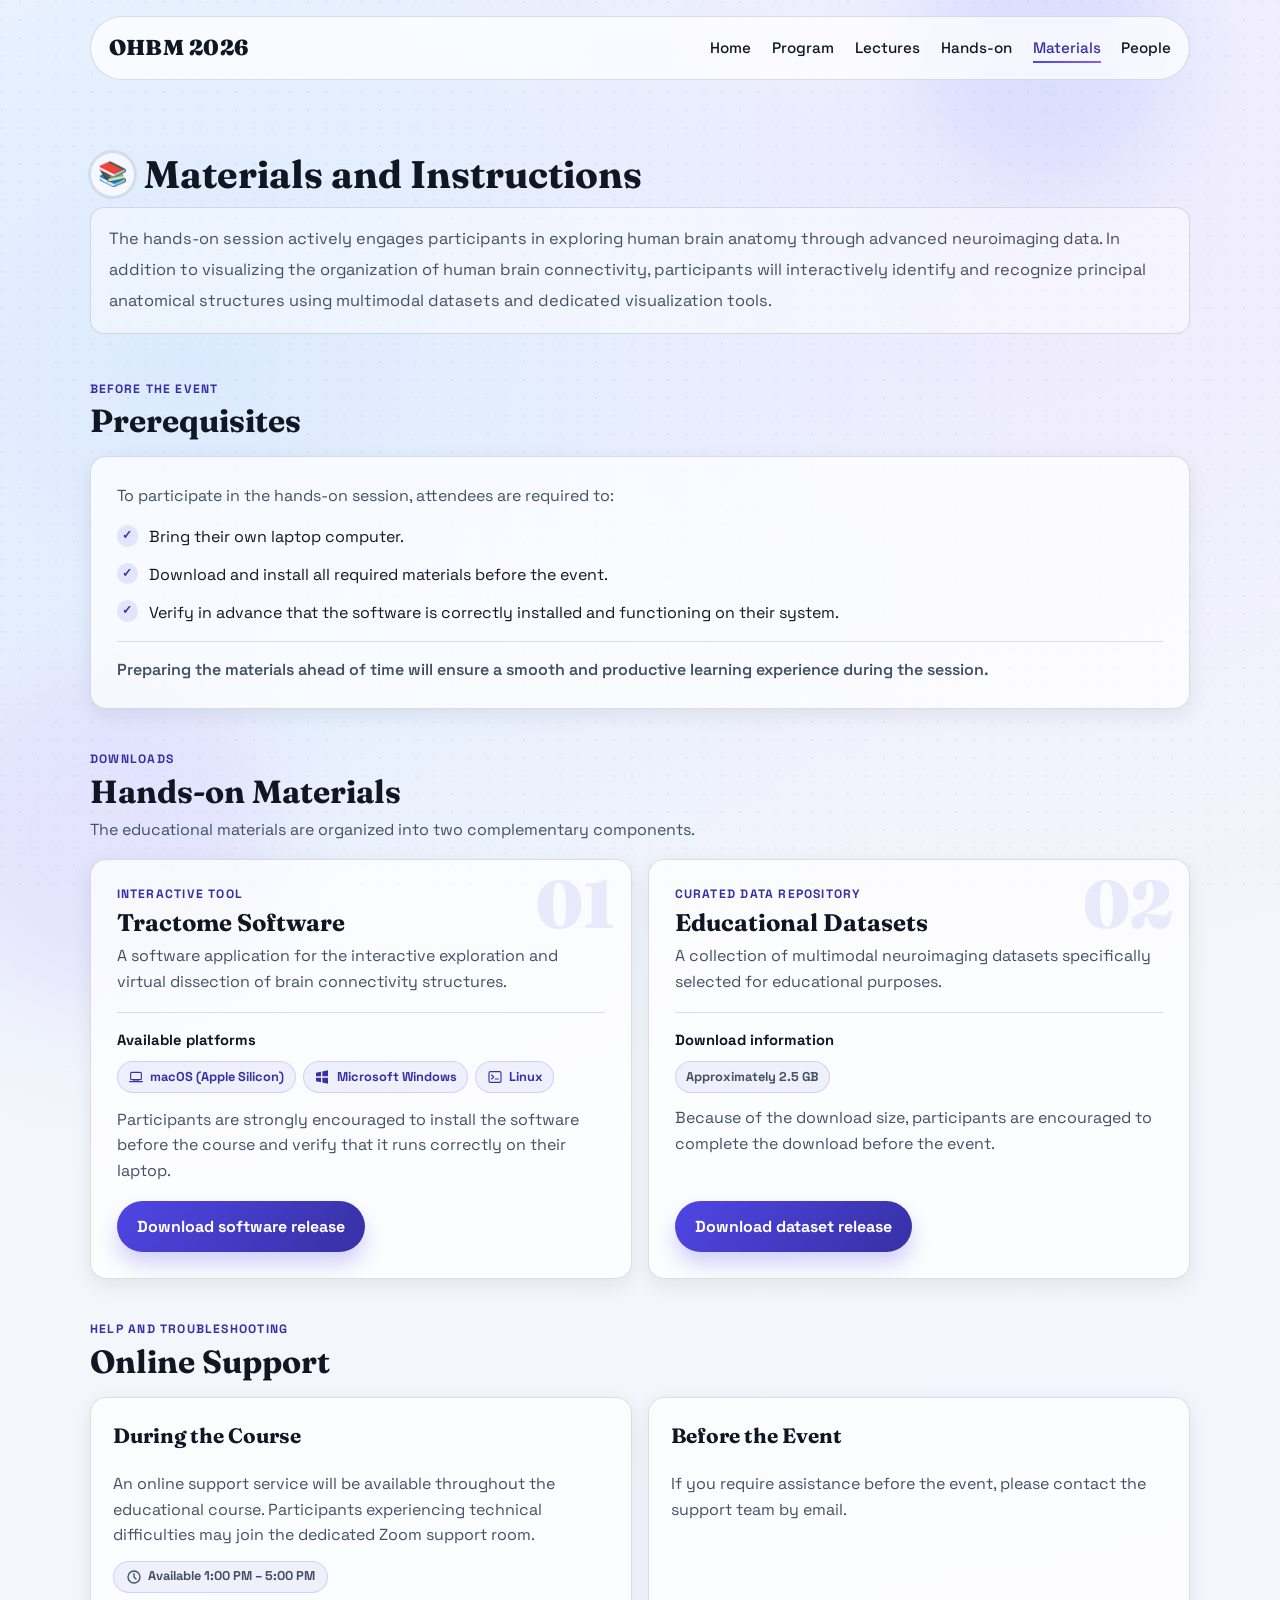
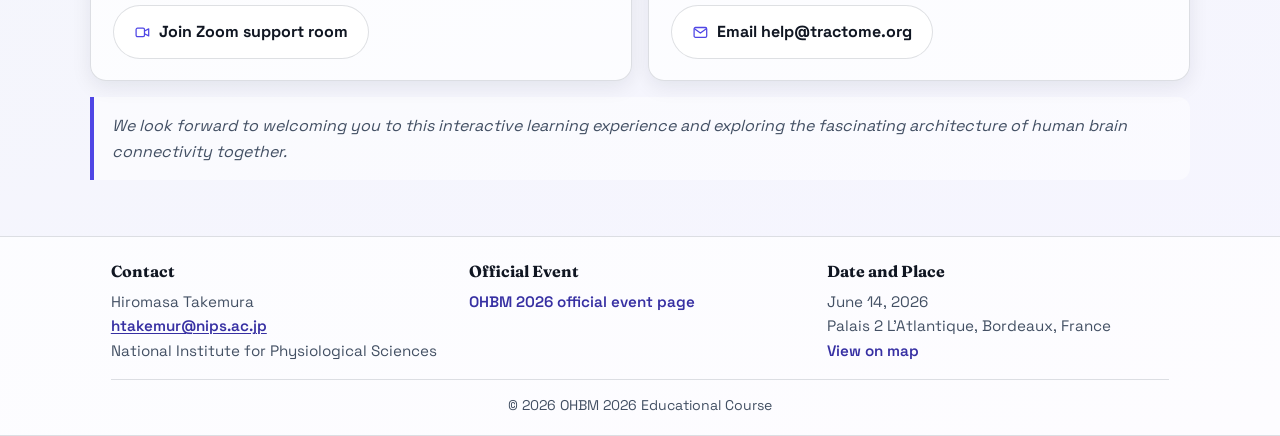
<file: resources.html>
﻿<!doctype html>
<html lang="en">
    <head>
        <meta charset="UTF-8" />
        <meta name="viewport" content="width=device-width, initial-scale=1.0" />
        <title>OHBM 2026 - Materials</title>
        <link rel="preconnect" href="https://fonts.googleapis.com" />
        <link rel="preconnect" href="https://fonts.gstatic.com" crossorigin />
        <link href="https://fonts.googleapis.com/css2?family=Fraunces:opsz,wght@9..144,700;9..144,900&family=Space+Grotesk:wght@400;500;600;700&display=swap" rel="stylesheet" />
        <link rel="stylesheet" href="styles.css" />
    </head>
    <body>
        <div class="bg-orb orb-one" aria-hidden="true"></div>
        <div class="bg-orb orb-two" aria-hidden="true"></div>
        <div class="noise-overlay" aria-hidden="true"></div>

        <header class="navbar" id="top-nav">
            <div class="logo">OHBM 2026</div>
            <nav id="nav-menu">
                <a href="index.html">Home</a>
                <a href="program.html">Program</a>
                <a href="talks.html">Lectures</a>
                <a href="hands-on.html">Hands-on</a>
                <a href="resources.html">Materials</a>
                <a href="people.html">People</a>
            </nav>
            <button class="menu-button" id="menu-button" aria-label="Toggle navigation" aria-controls="nav-menu" aria-expanded="false">&#9776;</button>
        </header>

        <main class="materials-layout">
            <section class="section section-reveal">
                <h2 class="title-with-icon"><span class="title-icon" aria-hidden="true">&#128218;</span>Materials and Instructions</h2>
                <p class="section-intro">
                    The hands-on session actively engages participants in exploring human brain anatomy through advanced neuroimaging data. In addition to visualizing the organization of human brain connectivity, participants will interactively identify and recognize principal anatomical structures using multimodal datasets and dedicated visualization tools.
                </p>
            </section>

            <section class="materials-section section-reveal" aria-labelledby="prerequisites-title">
                <div class="materials-heading">
                    <p class="materials-kicker">Before the event</p>
                    <h2 id="prerequisites-title">Prerequisites</h2>
                </div>
                <div class="card prerequisite-card">
                    <p>To participate in the hands-on session, attendees are required to:</p>
                    <ul class="check-list">
                        <li>Bring their own laptop computer.</li>
                        <li>Download and install all required materials before the event.</li>
                        <li>Verify in advance that the software is correctly installed and functioning on their system.</li>
                    </ul>
                    <p class="materials-note">Preparing the materials ahead of time will ensure a smooth and productive learning experience during the session.</p>
                </div>
            </section>

            <section class="materials-section section-reveal" aria-labelledby="materials-title">
                <div class="materials-heading">
                    <p class="materials-kicker">Downloads</p>
                    <h2 id="materials-title">Hands-on Materials</h2>
                    <p>The educational materials are organized into two complementary components.</p>
                </div>

                <div class="download-grid">
                    <article class="card download-card">
                        <span class="download-card-number" aria-hidden="true">01</span>
                        <div>
                            <p class="download-card-label">Interactive Tool</p>
                            <h3>Tractome Software</h3>
                            <p>A software application for the interactive exploration and virtual dissection of brain connectivity structures.</p>
                        </div>
                        <div class="download-details">
                            <h4>Available platforms</h4>
                            <ul class="platform-list">
                                <li>
                                    <svg class="platform-icon" viewBox="0 0 24 24" aria-hidden="true">
                                        <rect x="4" y="5" width="16" height="11" rx="1.5"></rect>
                                        <path d="M2.5 19h19M9 19l.75-3h4.5L15 19"></path>
                                    </svg>
                                    macOS (Apple Silicon)
                                </li>
                                <li>
                                    <svg class="platform-icon" viewBox="0 0 24 24" aria-hidden="true">
                                        <path d="M3 5.5 10.5 4v7H3V5.5ZM12.5 3.6 21 2v9h-8.5V3.6ZM3 13h7.5v7L3 18.5V13ZM12.5 13H21v9l-8.5-1.6V13Z"></path>
                                    </svg>
                                    Microsoft Windows
                                </li>
                                <li>
                                    <svg class="platform-icon" viewBox="0 0 24 24" aria-hidden="true">
                                        <rect x="3" y="4" width="18" height="16" rx="2"></rect>
                                        <path d="m7 9 3 3-3 3M12.5 15H17"></path>
                                    </svg>
                                    Linux
                                </li>
                            </ul>
                            <p>Participants are strongly encouraged to install the software before the course and verify that it runs correctly on their laptop.</p>
                        </div>
                        <a class="primary-button download-button" href="https://github.com/FBK-NILab/tractome/releases/tag/v2.0.0a1" target="_blank" rel="noopener noreferrer">Download software release</a>
                    </article>

                    <article class="card download-card">
                        <span class="download-card-number" aria-hidden="true">02</span>
                        <div>
                            <p class="download-card-label">Curated Data Repository</p>
                            <h3>Educational Datasets</h3>
                            <p>A collection of multimodal neuroimaging datasets specifically selected for educational purposes.</p>
                        </div>
                        <div class="download-details">
                            <h4>Download information</h4>
                            <p class="download-size">Approximately 2.5 GB</p>
                            <p>Because of the download size, participants are encouraged to complete the download before the event.</p>
                        </div>
                        <a class="primary-button download-button" href="https://zenodo.org/records/20681790" target="_blank" rel="noopener noreferrer">Download dataset release</a>
                    </article>
                </div>
            </section>

            <section class="materials-section section-reveal" aria-labelledby="support-title">
                <div class="materials-heading">
                    <p class="materials-kicker">Help and troubleshooting</p>
                    <h2 id="support-title">Online Support</h2>
                </div>
                <div class="support-grid">
                    <article class="card support-card">
                        <h3>During the Course</h3>
                        <p>An online support service will be available throughout the educational course. Participants experiencing technical difficulties may join the dedicated Zoom support room.</p>
                        <p class="info-pill">
                            <svg class="info-pill-icon" viewBox="0 0 24 24" aria-hidden="true">
                                <circle cx="12" cy="12" r="9"></circle>
                                <path d="M12 7v5l3 3"></path>
                            </svg>
                            <strong>Available 1:00 PM – 5:00 PM</strong>
                        </p>
                        <a class="secondary-button" href="https://iu.zoom.us/j/83294112375" target="_blank" rel="noopener noreferrer">
                            <svg class="support-button-icon" viewBox="0 0 24 24" aria-hidden="true">
                                <rect x="3" y="6" width="12" height="12" rx="2"></rect>
                                <path d="m15 10 6-3v10l-6-3"></path>
                            </svg>
                            Join Zoom support room
                        </a>
                    </article>
                    <article class="card support-card">
                        <h3>Before the Event</h3>
                        <p>If you require assistance before the event, please contact the support team by email.</p>
                        <a class="secondary-button" href="mailto:help@tractome.org">
                            <svg class="support-button-icon" viewBox="0 0 24 24" aria-hidden="true">
                                <rect x="3" y="5" width="18" height="14" rx="2"></rect>
                                <path d="m4 7 8 6 8-6"></path>
                            </svg>
                            Email help@tractome.org
                        </a>
                    </article>
                </div>
                <p class="materials-closing">We look forward to welcoming you to this interactive learning experience and exploring the fascinating architecture of human brain connectivity together.</p>
            </section>
        </main>

        <footer class="site-footer">
            <div class="footer-grid">
                <section class="footer-block">
                    <h3>Contact</h3>
                    <p>Hiromasa Takemura</p>
                    <p><a class="footer-email-link" href="mailto:htakemur@nips.ac.jp">htakemur@nips.ac.jp</a></p>
                    <p>National Institute for Physiological Sciences</p>
                </section>
                <section class="footer-block">
                    <h3>Official Event</h3>
                    <p><a href="https://humanbrainmapping.org/OHBM2026/" target="_blank" rel="noopener noreferrer">OHBM 2026 official event page</a></p>
                </section>
                <section class="footer-block">
                    <h3>Date and Place</h3>
                    <p>June 14, 2026</p>
                    <p>Palais 2 L'Atlantique, Bordeaux, France</p>
                    <p><a href="https://www.google.com/maps/search/?api=1&query=Palais+2+L%27Atlantique%2C+Bordeaux%2C+France" target="_blank" rel="noopener noreferrer">View on map</a></p>
                </section>
            </div>
            <p class="footer-meta">&copy; 2026 OHBM 2026 Educational Course</p>
        </footer>

        <script src="app.js"></script>
    </body>
</html>
</file>
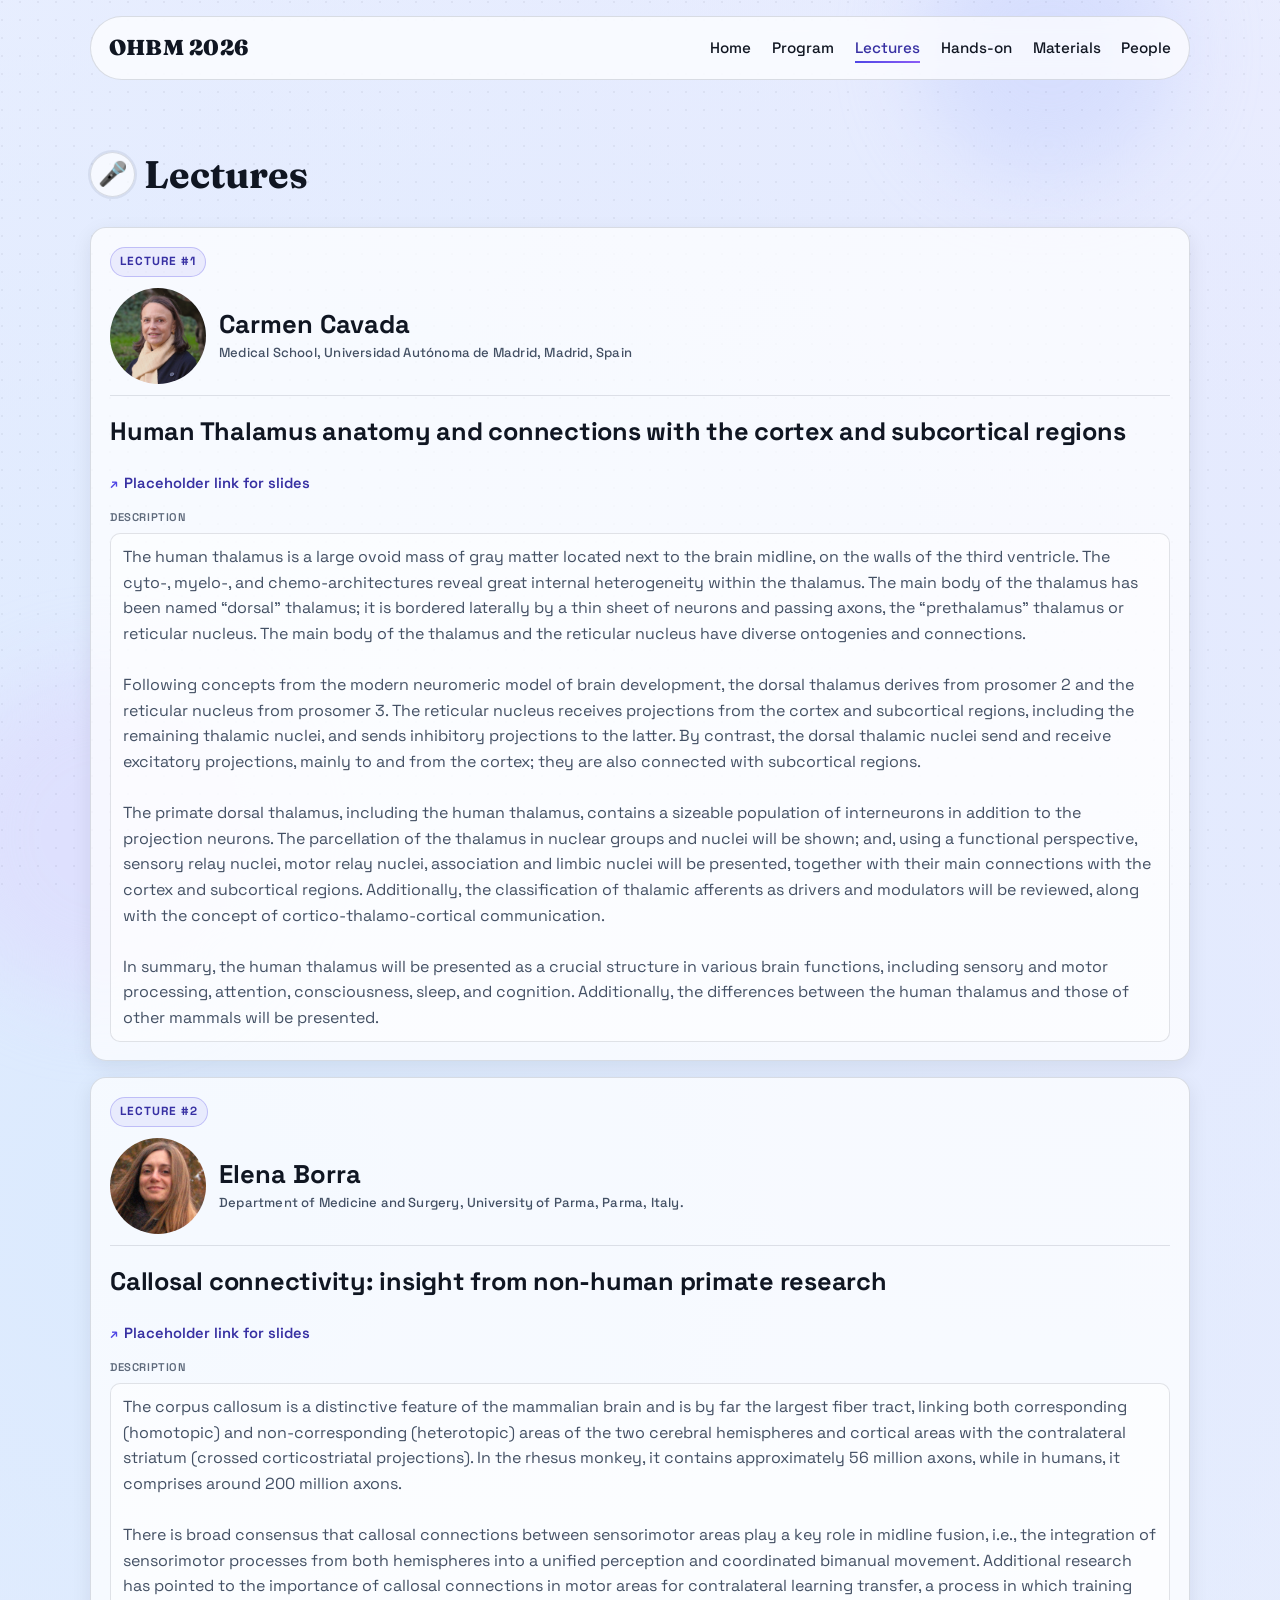
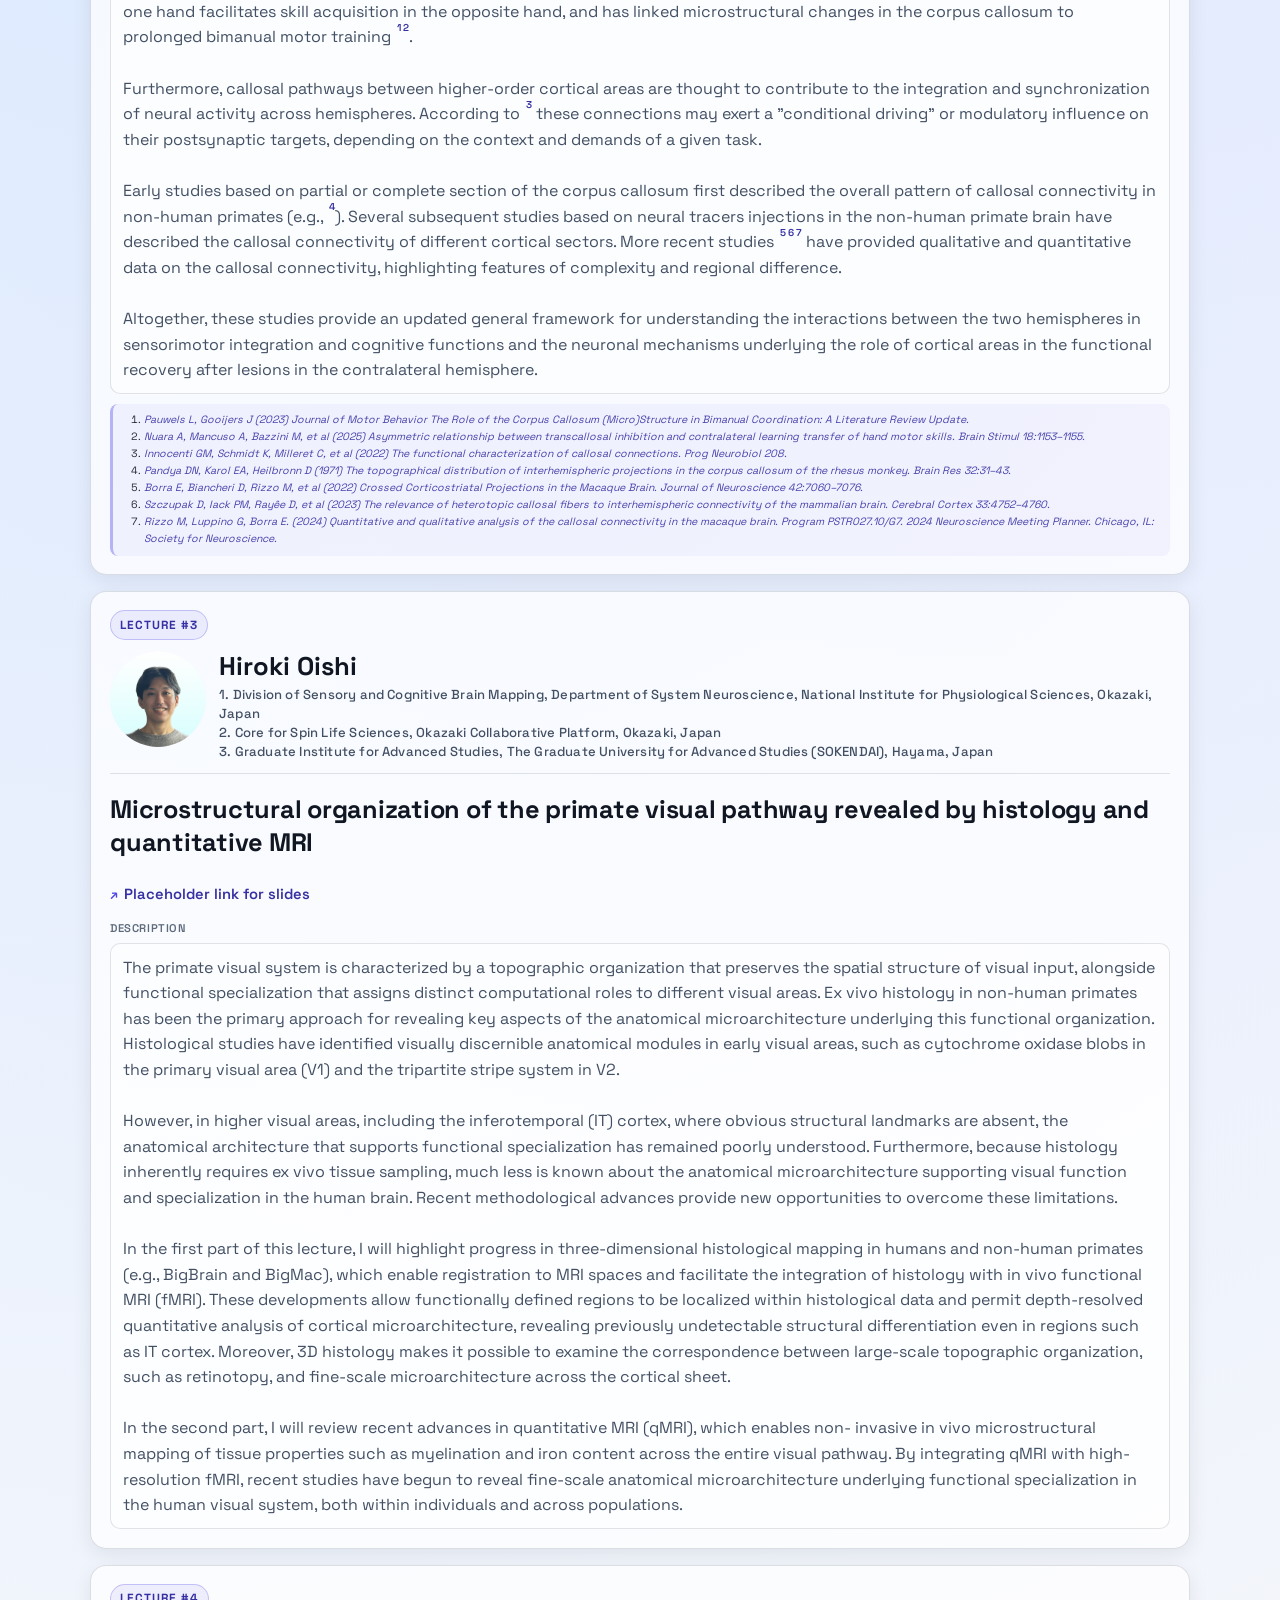
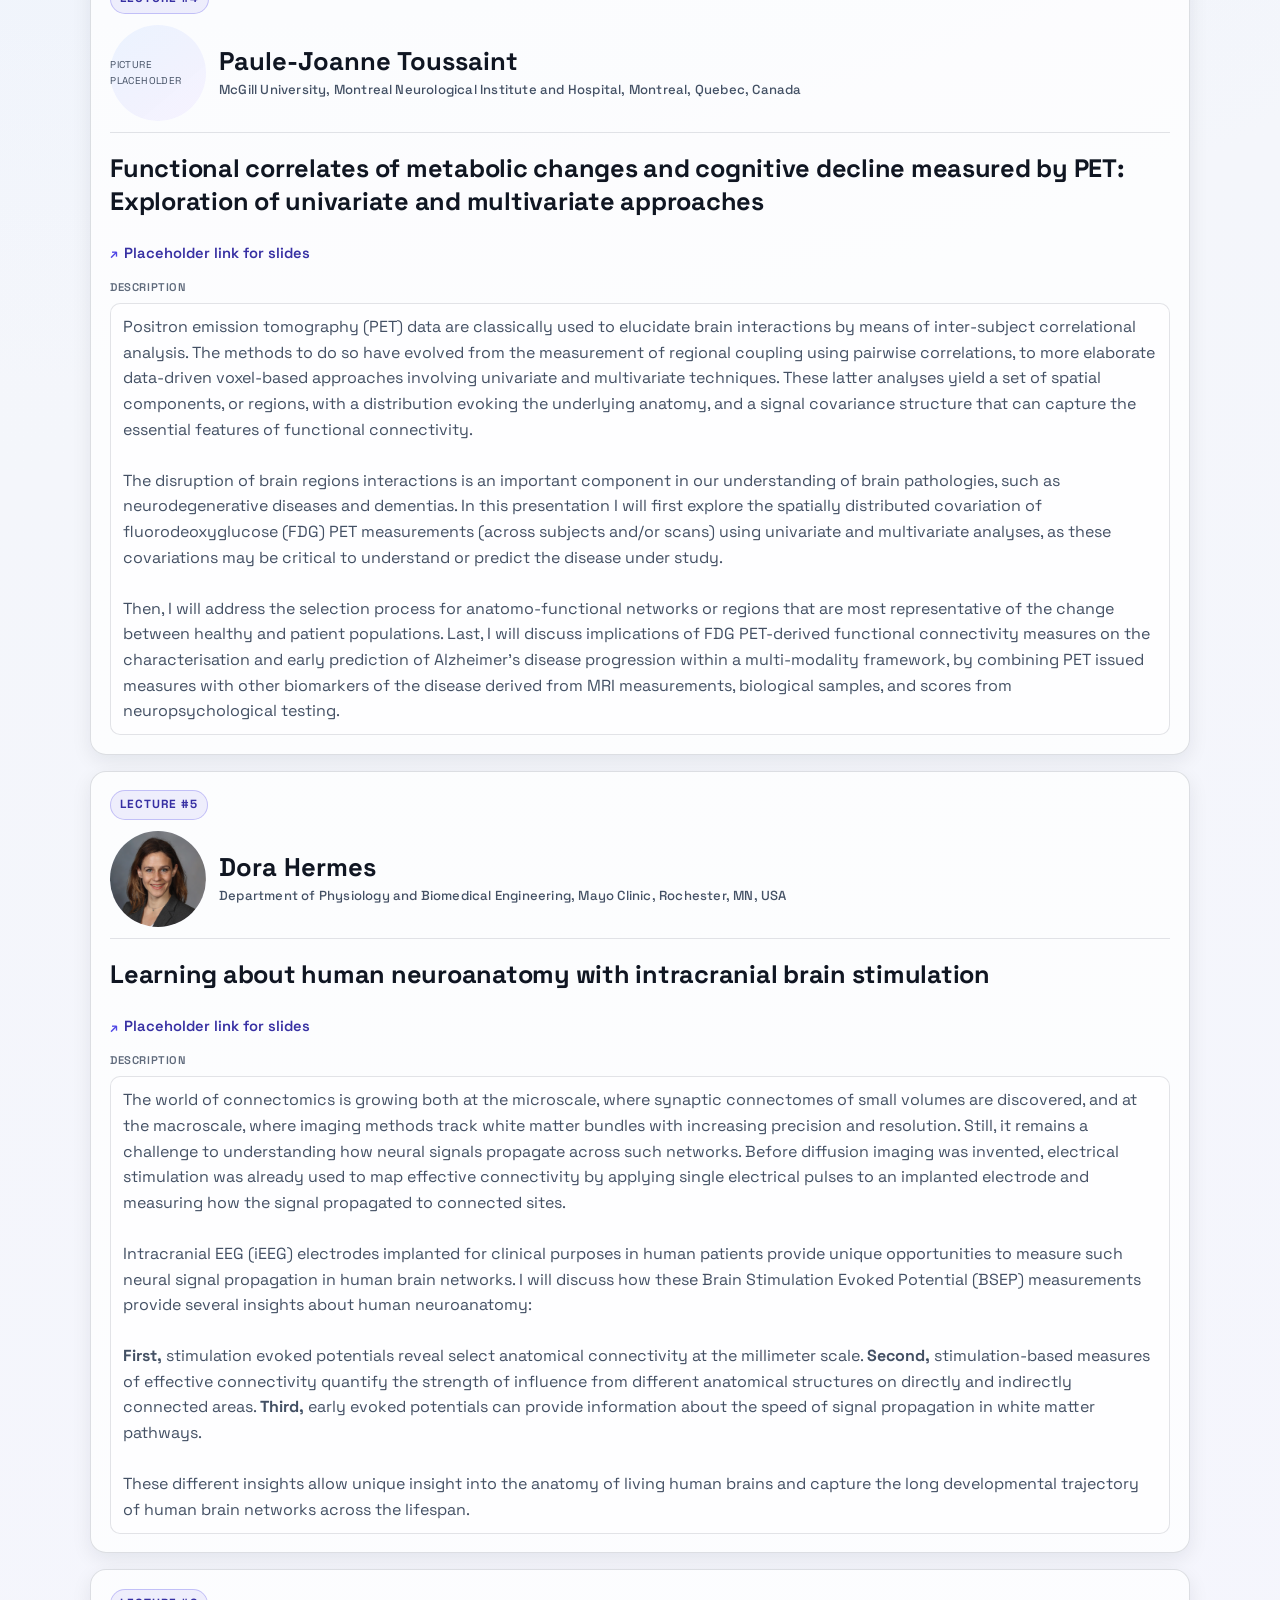
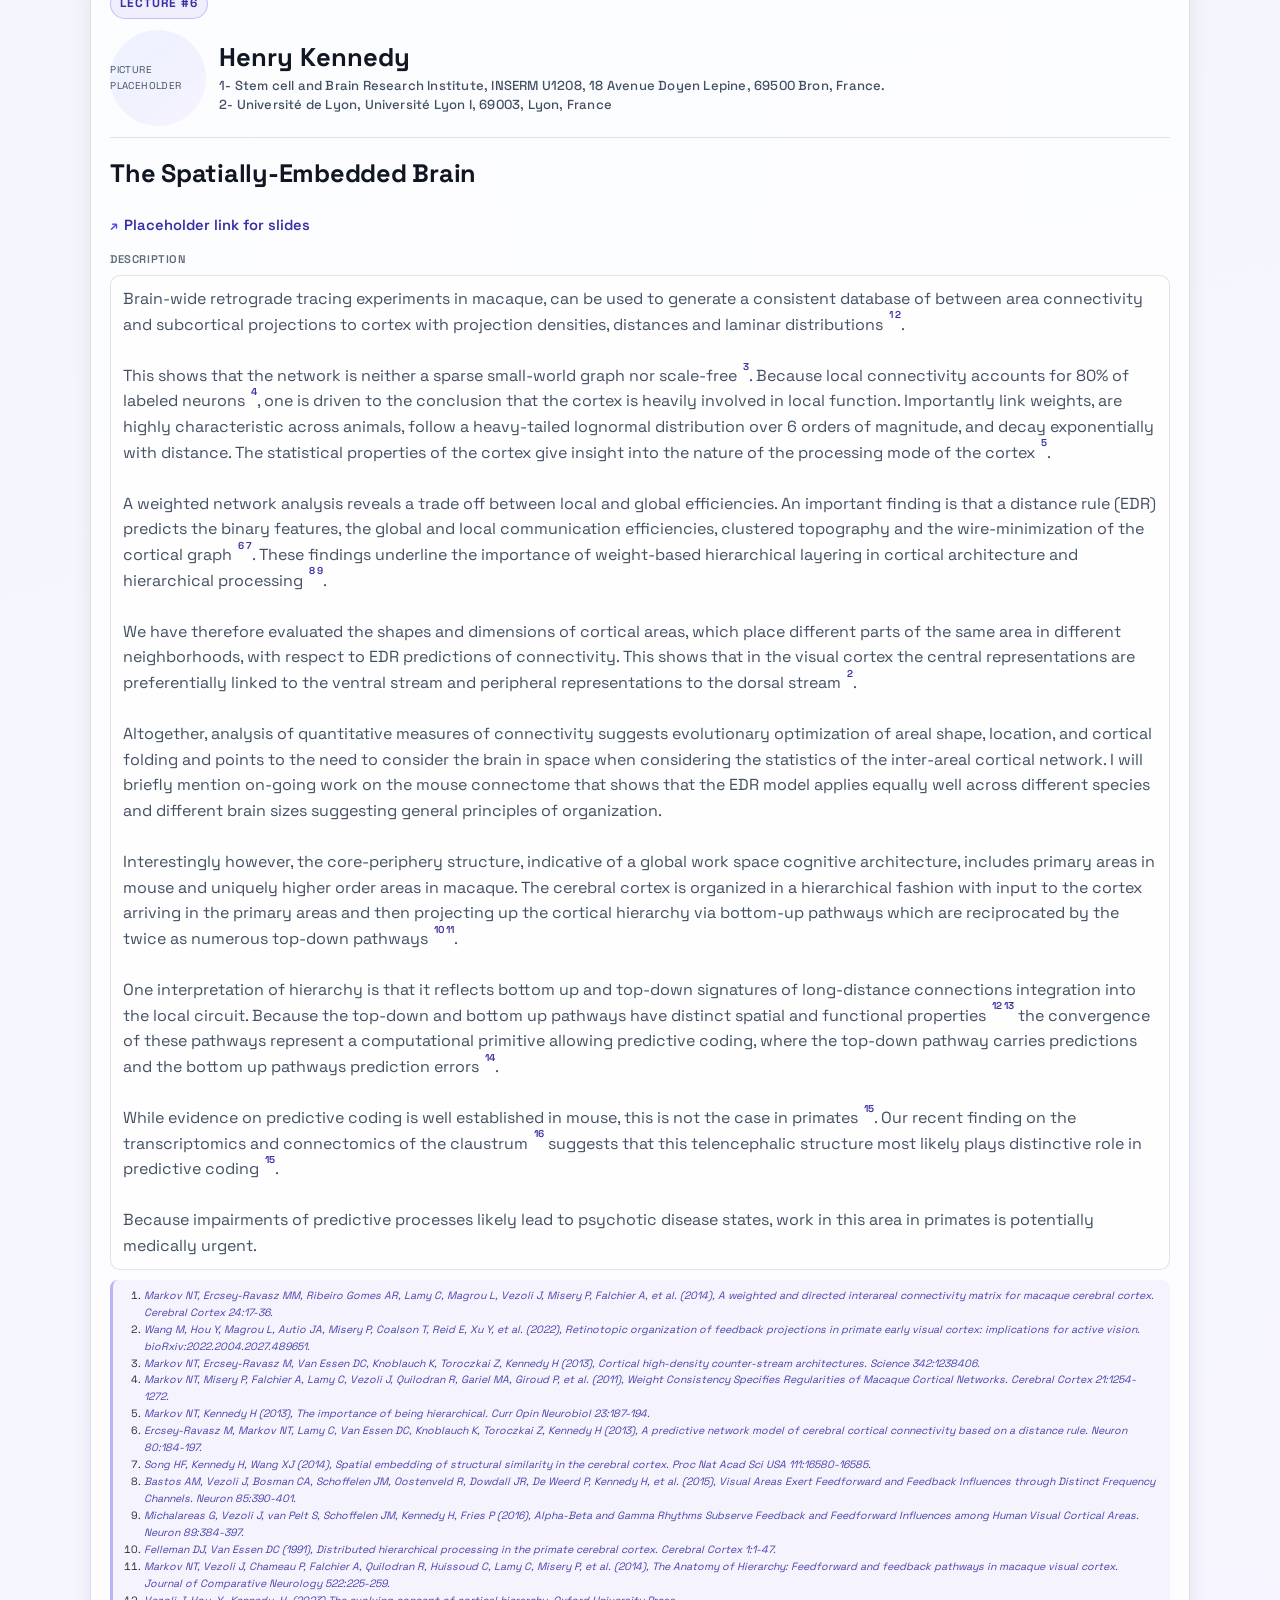
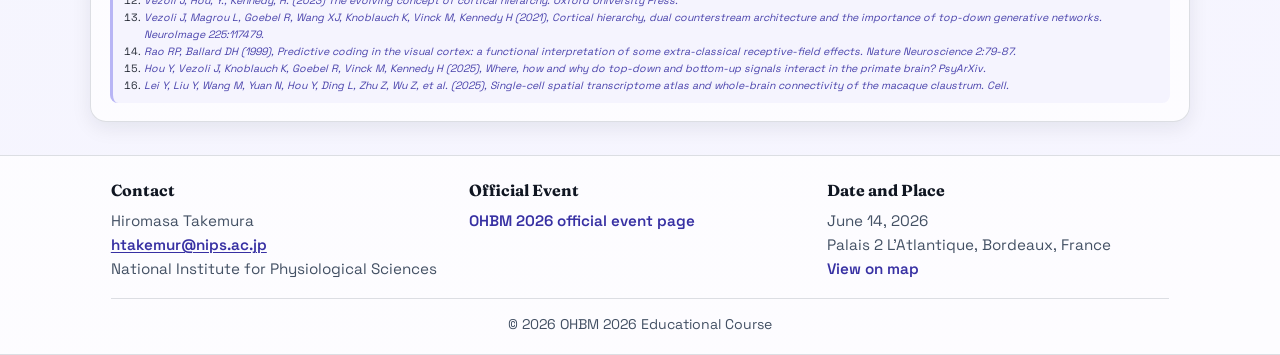
<file: talks.html>
<!doctype html>
<html lang="en">
    <head>
        <meta charset="UTF-8" />
        <meta name="viewport" content="width=device-width, initial-scale=1.0" />
        <title>OHBM 2026 - Lectures</title>
        <link rel="preconnect" href="https://fonts.googleapis.com" />
        <link rel="preconnect" href="https://fonts.gstatic.com" crossorigin />
        <link href="https://fonts.googleapis.com/css2?family=Fraunces:opsz,wght@9..144,700;9..144,900&family=Space+Grotesk:wght@400;500;600;700&display=swap" rel="stylesheet" />
        <link rel="stylesheet" href="styles.css" />
    </head>
    <body>
        <div class="bg-orb orb-one" aria-hidden="true"></div>
        <div class="bg-orb orb-two" aria-hidden="true"></div>
        <div class="noise-overlay" aria-hidden="true"></div>

        <header class="navbar" id="top-nav">
            <div class="logo">OHBM 2026</div>
            <nav id="nav-menu">
                <a href="index.html">Home</a>
                <a href="program.html">Program</a>
                <a href="talks.html">Lectures</a>
                <a href="hands-on.html">Hands-on</a>
                <a href="resources.html">Materials</a>
                <a href="people.html">People</a>
            </nav>
            <button class="menu-button" id="menu-button" aria-label="Toggle navigation" aria-controls="nav-menu" aria-expanded="false">&#9776;</button>
        </header>

        <main>
            <section class="section section-reveal">
                <h2 class="title-with-icon"><span class="title-icon" aria-hidden="true">&#127908;</span>Lectures</h2>
                <div class="card-grid talks-list">
                    <article class="card talk-card">
                        <p class="talk-number">Lecture #1</p>
                        <div class="talk-speaker">
                            <img class="organizer-photo" aria-hidden="true" src="img/Carmen_Cavada.png" alt="Photo of Carmen Cavada" />
                            <div>
                                <h3>Carmen Cavada</h3>
                                <p class="talk-meta">Medical School, Universidad Autónoma de Madrid, Madrid, Spain</p>
                            </div>
                        </div>
                        <h2 class="talk-title">Human Thalamus anatomy and connections with the cortex and subcortical regions</h2>
                        <a href="#" class="slides-link">Placeholder link for slides</a>
                        <span class="talk-description-label">Description</span>
                        <p class="talk-description">
                            The human thalamus is a large ovoid mass of gray matter located next to the brain midline, on the walls of the third ventricle. The cyto-, myelo-, and chemo-architectures reveal great internal heterogeneity within the thalamus. The main body of the thalamus has been named “dorsal” thalamus; it is bordered laterally by a thin sheet of neurons and passing axons, the “prethalamus” thalamus or reticular nucleus. The main body of the thalamus and the reticular nucleus have diverse ontogenies and connections.<br /><br />
                            Following concepts from the modern neuromeric model of brain development, the dorsal thalamus derives from prosomer 2 and the reticular nucleus from prosomer 3. The reticular nucleus receives projections from the cortex and subcortical regions, including the remaining thalamic nuclei, and sends inhibitory projections to the latter. By contrast, the dorsal thalamic nuclei send and receive excitatory projections, mainly to and from the cortex; they are also connected with subcortical regions.<br /><br />
                            The primate dorsal thalamus, including the human thalamus, contains a sizeable population of interneurons in addition to the projection neurons. The parcellation of the thalamus in nuclear groups and nuclei will be shown; and, using a functional perspective, sensory relay nuclei, motor relay nuclei, association and limbic nuclei will be presented, together with their main connections with the cortex and subcortical regions. Additionally, the classification of thalamic afferents as drivers and modulators will be reviewed, along with the concept of cortico-thalamo-cortical communication.<br /><br />
                            In summary, the human thalamus will be presented as a crucial structure in various brain functions, including sensory and motor processing, attention, consciousness, sleep, and cognition. Additionally, the differences between the human thalamus and those of other mammals will be presented.
                        </p>
                    </article>

                    <article class="card talk-card">
                        <p class="talk-number">Lecture #2</p>
                        <div class="talk-speaker">
                            <img class="organizer-photo" aria-hidden="true" src="img/Elena_Borra.jpg" alt="Photo of Elena Borra" />
                            <div>
                                <h3>Elena Borra</h3>
                                <p class="talk-meta">Department of Medicine and Surgery, University of Parma, Parma, Italy.</p>
                            </div>
                        </div>
                        <h2 class="talk-title">Callosal connectivity: insight from non-human primate research</h2>
                        <a href="#" class="slides-link">Placeholder link for slides</a>
                        <span class="talk-description-label">Description</span>
                        <p class="talk-description">
                            The corpus callosum is a distinctive feature of the mammalian brain and is by far the largest fiber tract, linking both corresponding (homotopic) and non-corresponding (heterotopic) areas of the two cerebral hemispheres and cortical areas with the contralateral striatum (crossed corticostriatal projections). In the rhesus monkey, it contains approximately 56 million axons, while in humans, it comprises around 200 million axons.<br /><br />
                            There is broad consensus that callosal connections between sensorimotor areas play a key role in midline fusion, i.e., the integration of sensorimotor processes from both hemispheres into a unified perception and coordinated bimanual movement. Additional research has pointed to the importance of callosal connections in motor areas for contralateral learning transfer, a process in which training one hand facilitates skill acquisition in the opposite hand, and has linked microstructural changes in the corpus callosum to prolonged bimanual motor training <a href="#talk-2-ref-1" class="ref-num" aria-label="Reference 1"><sup>1</sup></a
                            ><a href="#talk-2-ref-2" class="ref-num" aria-label="Reference 2"><sup>2</sup></a
                            >.<br /><br />
                            Furthermore, callosal pathways between higher-order cortical areas are thought to contribute to the integration and synchronization of neural activity across hemispheres. According to <a href="#talk-2-ref-3" class="ref-num" aria-label="Reference 3"><sup>3</sup></a> these connections may exert a &quot;conditional driving&quot; or modulatory influence on their postsynaptic targets, depending on the context and demands of a given task.<br /><br />
                            Early studies based on partial or complete section of the corpus callosum first described the overall pattern of callosal connectivity in non-human primates (e.g., <a href="#talk-2-ref-4" class="ref-num" aria-label="Reference 4"><sup>4</sup></a
                            >). Several subsequent studies based on neural tracers injections in the non-human primate brain have described the callosal connectivity of different cortical sectors. More recent studies <a href="#talk-2-ref-5" class="ref-num" aria-label="Reference 5"><sup>5</sup></a
                            ><a href="#talk-2-ref-6" class="ref-num" aria-label="Reference 6"><sup>6</sup></a
                            ><a href="#talk-2-ref-7" class="ref-num" aria-label="Reference 7"><sup>7</sup></a> have provided qualitative and quantitative data on the callosal connectivity, highlighting features of complexity and regional difference.<br /><br />
                            Altogether, these studies provide an updated general framework for understanding the interactions between the two hemispheres in sensorimotor integration and cognitive functions and the neuronal mechanisms underlying the role of cortical areas in the functional recovery after lesions in the contralateral hemisphere.
                        </p>
                        <div class="talk-reference" id="talk-2-ref">
                            <ol class="references-list">
                                <li id="talk-2-ref-1"><em>Pauwels L, Gooijers J (2023) Journal of Motor Behavior The Role of the Corpus Callosum (Micro)Structure in Bimanual Coordination: A Literature Review Update.</em></li>
                                <li id="talk-2-ref-2"><em>Nuara A, Mancuso A, Bazzini M, et al (2025) Asymmetric relationship between transcallosal inhibition and contralateral learning transfer of hand motor skills. Brain Stimul 18:1153–1155.</em></li>
                                <li id="talk-2-ref-3"><em>Innocenti GM, Schmidt K, Milleret C, et al (2022) The functional characterization of callosal connections. Prog Neurobiol 208.</em></li>
                                <li id="talk-2-ref-4"><em>Pandya DN, Karol EA, Heilbronn D (1971) The topographical distribution of interhemispheric projections in the corpus callosum of the rhesus monkey. Brain Res 32:31–43.</em></li>
                                <li id="talk-2-ref-5"><em>Borra E, Biancheri D, Rizzo M, et al (2022) Crossed Corticostriatal Projections in the Macaque Brain. Journal of Neuroscience 42:7060–7076.</em></li>
                                <li id="talk-2-ref-6"><em>Szczupak D, Iack PM, Rayêe D, et al (2023) The relevance of heterotopic callosal fibers to interhemispheric connectivity of the mammalian brain. Cerebral Cortex 33:4752–4760.</em></li>
                                <li id="talk-2-ref-7"><em>Rizzo M, Luppino G, Borra E. (2024) Quantitative and qualitative analysis of the callosal connectivity in the macaque brain. Program PSTR027.10/G7. 2024 Neuroscience Meeting Planner. Chicago, IL: Society for Neuroscience.</em></li>
                            </ol>
                        </div>
                    </article>

                    <article class="card talk-card">
                        <p class="talk-number">Lecture #3</p>
                        <div class="talk-speaker">
                            <img class="organizer-photo" aria-hidden="true" src="img/Hiroki_Oishi.png" alt="Photo of Hiroki Oishi" />
                            <div>
                                <h3>Hiroki Oishi</h3>
                                <p class="talk-meta">1. Division of Sensory and Cognitive Brain Mapping, Department of System Neuroscience, National Institute for Physiological Sciences, Okazaki, Japan <br />2. Core for Spin Life Sciences, Okazaki Collaborative Platform, Okazaki, Japan <br />3. Graduate Institute for Advanced Studies, The Graduate University for Advanced Studies (SOKENDAI), Hayama, Japan</p>
                            </div>
                        </div>
                        <h2 class="talk-title">Microstructural organization of the primate visual pathway revealed by histology and quantitative MRI</h2>
                        <a href="#" class="slides-link">Placeholder link for slides</a>
                        <span class="talk-description-label">Description</span>
                        <p class="talk-description">
                            The primate visual system is characterized by a topographic organization that preserves the spatial structure of visual input, alongside functional specialization that assigns distinct computational roles to different visual areas. Ex vivo histology in non-human primates has been the primary approach for revealing key aspects of the anatomical microarchitecture underlying this functional organization. Histological studies have identified visually discernible anatomical modules in early visual areas, such as cytochrome oxidase blobs in the primary visual area (V1) and the tripartite stripe system in V2.<br /><br />
                            However, in higher visual areas, including the inferotemporal (IT) cortex, where obvious structural landmarks are absent, the anatomical architecture that supports functional specialization has remained poorly understood. Furthermore, because histology inherently requires ex vivo tissue sampling, much less is known about the anatomical microarchitecture supporting visual function and specialization in the human brain. Recent methodological advances provide new opportunities to overcome these limitations.<br /><br />
                            In the first part of this lecture, I will highlight progress in three-dimensional histological mapping in humans and non-human primates (e.g., BigBrain and BigMac), which enable registration to MRI spaces and facilitate the integration of histology with in vivo functional MRI (fMRI). These developments allow functionally defined regions to be localized within histological data and permit depth-resolved quantitative analysis of cortical microarchitecture, revealing previously undetectable structural differentiation even in regions such as IT cortex. Moreover, 3D histology makes it possible to examine the correspondence between large-scale topographic organization, such as retinotopy, and fine-scale microarchitecture across the cortical sheet.<br /><br />
                            In the second part, I will review recent advances in quantitative MRI (qMRI), which enables non- invasive in vivo microstructural mapping of tissue properties such as myelination and iron content across the entire visual pathway. By integrating qMRI with high-resolution fMRI, recent studies have begun to reveal fine-scale anatomical microarchitecture underlying functional specialization in the human visual system, both within individuals and across populations.
                        </p>
                    </article>

                    <article class="card talk-card">
                        <p class="talk-number">Lecture #4</p>
                        <div class="talk-speaker">
                            <div class="organizer-photo" aria-hidden="true">Picture Placeholder</div>
                            <div>
                                <h3>Paule-Joanne Toussaint</h3>
                                <p class="talk-meta">McGill University, Montreal Neurological Institute and Hospital, Montreal, Quebec, Canada</p>
                            </div>
                        </div>
                        <h2 class="talk-title">Functional correlates of metabolic changes and cognitive decline measured by PET: Exploration of univariate and multivariate approaches</h2>
                        <a href="#" class="slides-link">Placeholder link for slides</a>
                        <span class="talk-description-label">Description</span>
                        <p class="talk-description">
                            Positron emission tomography (PET) data are classically used to elucidate brain interactions by means of inter-subject correlational analysis. The methods to do so have evolved from the measurement of regional coupling using pairwise correlations, to more elaborate data-driven voxel-based approaches involving univariate and multivariate techniques. These latter analyses yield a set of spatial components, or regions, with a distribution evoking the underlying anatomy, and a signal covariance structure that can capture the essential features of functional connectivity.<br /><br />
                            The disruption of brain regions interactions is an important component in our understanding of brain pathologies, such as neurodegenerative diseases and dementias. In this presentation I will first explore the spatially distributed covariation of fluorodeoxyglucose (FDG) PET measurements (across subjects and/or scans) using univariate and multivariate analyses, as these covariations may be critical to understand or predict the disease under study.<br /><br />
                            Then, I will address the selection process for anatomo-functional networks or regions that are most representative of the change between healthy and patient populations. Last, I will discuss implications of FDG PET-derived functional connectivity measures on the characterisation and early prediction of Alzheimer&#39;s disease progression within a multi-modality framework, by combining PET issued measures with other biomarkers of the disease derived from MRI measurements, biological samples, and scores from neuropsychological testing.
                        </p>
                    </article>

                    <article class="card talk-card">
                        <p class="talk-number">Lecture #5</p>
                        <div class="talk-speaker">
                            <img class="organizer-photo" aria-hidden="true" src="img/Dora_Hermes.png" alt="Photo of Dora Hermes" />
                            <div>
                                <h3>Dora Hermes</h3>
                                <p class="talk-meta">Department of Physiology and Biomedical Engineering, Mayo Clinic, Rochester, MN, USA</p>
                            </div>
                        </div>
                        <h2 class="talk-title">Learning about human neuroanatomy with intracranial brain stimulation</h2>
                        <a href="#" class="slides-link">Placeholder link for slides</a>
                        <span class="talk-description-label">Description</span>
                        <p class="talk-description">
                            The world of connectomics is growing both at the microscale, where synaptic connectomes of small volumes are discovered, and at the macroscale, where imaging methods track white matter bundles with increasing precision and resolution. Still, it remains a challenge to understanding how neural signals propagate across such networks. Before diffusion imaging was invented, electrical stimulation was already used to map effective connectivity by applying single electrical pulses to an implanted electrode and measuring how the signal propagated to connected sites.<br /><br />
                            Intracranial EEG (iEEG) electrodes implanted for clinical purposes in human patients provide unique opportunities to measure such neural signal propagation in human brain networks. I will discuss how these Brain Stimulation Evoked Potential (BSEP) measurements provide several insights about human neuroanatomy:<br /><br />
                            <strong>First,</strong> stimulation evoked potentials reveal select anatomical connectivity at the millimeter scale. <strong>Second,</strong> stimulation-based measures of effective connectivity quantify the strength of influence from different anatomical structures on directly and indirectly connected areas. <strong>Third,</strong> early evoked potentials can provide information about the speed of signal propagation in white matter pathways.<br /><br />
                            These different insights allow unique insight into the anatomy of living human brains and capture the long developmental trajectory of human brain networks across the lifespan.
                        </p>
                    </article>

                    <article class="card talk-card">
                        <p class="talk-number">Lecture #6</p>
                        <div class="talk-speaker">
                            <div class="organizer-photo" aria-hidden="true">Picture Placeholder</div>
                            <div>
                                <h3>Henry Kennedy</h3>
                                <p class="talk-meta">
                                    1- Stem cell and Brain Research Institute, INSERM U1208, 18 Avenue Doyen Lepine, 69500 Bron, France. <br />
                                    2- Université de Lyon, Université Lyon I, 69003, Lyon, France
                                </p>
                            </div>
                        </div>
                        <h2 class="talk-title">The Spatially-Embedded Brain</h2>
                        <a href="#" class="slides-link">Placeholder link for slides</a>
                        <span class="talk-description-label">Description</span>
                        <p class="talk-description">
                            Brain-wide retrograde tracing experiments in macaque, can be used to generate a consistent database of between area connectivity and subcortical projections to cortex with projection densities, distances and laminar distributions <a href="#talk-6-ref-1" class="ref-num" aria-label="Reference 1"><sup>1</sup></a
                            ><a href="#talk-6-ref-2" class="ref-num" aria-label="Reference 2"><sup>2</sup></a
                            >.<br /><br />
                            This shows that the network is neither a sparse small-world graph nor scale-free <a href="#talk-6-ref-3" class="ref-num" aria-label="Reference 3"><sup>3</sup></a
                            >. Because local connectivity accounts for 80% of labeled neurons <a href="#talk-6-ref-4" class="ref-num" aria-label="Reference 4"><sup>4</sup></a
                            >, one is driven to the conclusion that the cortex is heavily involved in local function. Importantly link weights, are highly characteristic across animals, follow a heavy-tailed lognormal distribution over 6 orders of magnitude, and decay exponentially with distance. The statistical properties of the cortex give insight into the nature of the processing mode of the cortex <a href="#talk-6-ref-5" class="ref-num" aria-label="Reference 5"><sup>5</sup></a
                            >.<br /><br />
                            A weighted network analysis reveals a trade off between local and global efficiencies. An important finding is that a distance rule (EDR) predicts the binary features, the global and local communication efficiencies, clustered topography and the wire-minimization of the cortical graph <a href="#talk-6-ref-6" class="ref-num" aria-label="Reference 6"><sup>6</sup></a
                            ><a href="#talk-6-ref-7" class="ref-num" aria-label="Reference 7"><sup>7</sup></a
                            >. These findings underline the importance of weight-based hierarchical layering in cortical architecture and hierarchical processing <a href="#talk-6-ref-8" class="ref-num" aria-label="Reference 8"><sup>8</sup></a
                            ><a href="#talk-6-ref-9" class="ref-num" aria-label="Reference 9"><sup>9</sup></a
                            >.<br /><br />
                            We have therefore evaluated the shapes and dimensions of cortical areas, which place different parts of the same area in different neighborhoods, with respect to EDR predictions of connectivity. This shows that in the visual cortex the central representations are preferentially linked to the ventral stream and peripheral representations to the dorsal stream <a href="#talk-6-ref-2" class="ref-num" aria-label="Reference 2"><sup>2</sup></a
                            >.<br /><br />
                            Altogether, analysis of quantitative measures of connectivity suggests evolutionary optimization of areal shape, location, and cortical folding and points to the need to consider the brain in space when considering the statistics of the inter-areal cortical network. I will briefly mention on-going work on the mouse connectome that shows that the EDR model applies equally well across different species and different brain sizes suggesting general principles of organization.<br /><br />
                            Interestingly however, the core-periphery structure, indicative of a global work space cognitive architecture, includes primary areas in mouse and uniquely higher order areas in macaque. The cerebral cortex is organized in a hierarchical fashion with input to the cortex arriving in the primary areas and then projecting up the cortical hierarchy via bottom-up pathways which are reciprocated by the twice as numerous top-down pathways <a href="#talk-6-ref-10" class="ref-num" aria-label="Reference 10"><sup>10</sup></a
                            ><a href="#talk-6-ref-11" class="ref-num" aria-label="Reference 11"><sup>11</sup></a
                            >.<br /><br />
                            One interpretation of hierarchy is that it reflects bottom up and top-down signatures of long-distance connections integration into the local circuit. Because the top-down and bottom up pathways have distinct spatial and functional properties <a href="#talk-6-ref-12" class="ref-num" aria-label="Reference 12"><sup>12</sup></a
                            ><a href="#talk-6-ref-13" class="ref-num" aria-label="Reference 13"><sup>13</sup></a> the convergence of these pathways represent a computational primitive allowing predictive coding, where the top-down pathway carries predictions and the bottom up pathways prediction errors <a href="#talk-6-ref-14" class="ref-num" aria-label="Reference 14"><sup>14</sup></a
                            >.<br /><br />
                            While evidence on predictive coding is well established in mouse, this is not the case in primates <a href="#talk-6-ref-15" class="ref-num" aria-label="Reference 15"><sup>15</sup></a
                            >. Our recent finding on the transcriptomics and connectomics of the claustrum <a href="#talk-6-ref-16" class="ref-num" aria-label="Reference 16"><sup>16</sup></a> suggests that this telencephalic structure most likely plays distinctive role in predictive coding <a href="#talk-6-ref-15" class="ref-num" aria-label="Reference 15"><sup>15</sup></a
                            >.<br /><br />
                            Because impairments of predictive processes likely lead to psychotic disease states, work in this area in primates is potentially medically urgent.
                        </p>
                        <div class="talk-reference" id="talk-6-ref">
                            <ol class="references-list">
                                <li id="talk-6-ref-1"><em>Markov NT, Ercsey-Ravasz MM, Ribeiro Gomes AR, Lamy C, Magrou L, Vezoli J, Misery P, Falchier A, et al. (2014), A weighted and directed interareal connectivity matrix for macaque cerebral cortex. Cerebral Cortex 24:17-36.</em></li>
                                <li id="talk-6-ref-2"><em>Wang M, Hou Y, Magrou L, Autio JA, Misery P, Coalson T, Reid E, Xu Y, et al. (2022), Retinotopic organization of feedback projections in primate early visual cortex: implications for active vision. bioRxiv:2022.2004.2027.489651.</em></li>
                                <li id="talk-6-ref-3"><em>Markov NT, Ercsey-Ravasz M, Van Essen DC, Knoblauch K, Toroczkai Z, Kennedy H (2013), Cortical high-density counter-stream architectures. Science 342:1238406.</em></li>
                                <li id="talk-6-ref-4"><em>Markov NT, Misery P, Falchier A, Lamy C, Vezoli J, Quilodran R, Gariel MA, Giroud P, et al. (2011), Weight Consistency Specifies Regularities of Macaque Cortical Networks. Cerebral Cortex 21:1254-1272.</em></li>
                                <li id="talk-6-ref-5"><em>Markov NT, Kennedy H (2013), The importance of being hierarchical. Curr Opin Neurobiol 23:187-194.</em></li>
                                <li id="talk-6-ref-6"><em>Ercsey-Ravasz M, Markov NT, Lamy C, Van Essen DC, Knoblauch K, Toroczkai Z, Kennedy H (2013), A predictive network model of cerebral cortical connectivity based on a distance rule. Neuron 80:184-197.</em></li>
                                <li id="talk-6-ref-7"><em>Song HF, Kennedy H, Wang XJ (2014), Spatial embedding of structural similarity in the cerebral cortex. Proc Nat Acad Sci USA 111:16580-16585.</em></li>
                                <li id="talk-6-ref-8"><em>Bastos AM, Vezoli J, Bosman CA, Schoffelen JM, Oostenveld R, Dowdall JR, De Weerd P, Kennedy H, et al. (2015), Visual Areas Exert Feedforward and Feedback Influences through Distinct Frequency Channels. Neuron 85:390-401.</em></li>
                                <li id="talk-6-ref-9"><em>Michalareas G, Vezoli J, van Pelt S, Schoffelen JM, Kennedy H, Fries P (2016), Alpha-Beta and Gamma Rhythms Subserve Feedback and Feedforward Influences among Human Visual Cortical Areas. Neuron 89:384-397.</em></li>
                                <li id="talk-6-ref-10"><em>Felleman DJ, Van Essen DC (1991), Distributed hierarchical processing in the primate cerebral cortex. Cerebral Cortex 1:1-47.</em></li>
                                <li id="talk-6-ref-11"><em>Markov NT, Vezoli J, Chameau P, Falchier A, Quilodran R, Huissoud C, Lamy C, Misery P, et al. (2014), The Anatomy of Hierarchy: Feedforward and feedback pathways in macaque visual cortex. Journal of Comparative Neurology 522:225-259.</em></li>
                                <li id="talk-6-ref-12"><em>Vezoli J, Hou, Y., Kennedy, H. (2023) The evolving concept of cortical hierarchy. Oxford University Press.</em></li>
                                <li id="talk-6-ref-13"><em>Vezoli J, Magrou L, Goebel R, Wang XJ, Knoblauch K, Vinck M, Kennedy H (2021), Cortical hierarchy, dual counterstream architecture and the importance of top-down generative networks. NeuroImage 225:117479.</em></li>
                                <li id="talk-6-ref-14"><em>Rao RP, Ballard DH (1999), Predictive coding in the visual cortex: a functional interpretation of some extra-classical receptive-field effects. Nature Neuroscience 2:79-87.</em></li>
                                <li id="talk-6-ref-15"><em>Hou Y, Vezoli J, Knoblauch K, Goebel R, Vinck M, Kennedy H (2025), Where, how and why do top-down and bottom-up signals interact in the primate brain? PsyArXiv.</em></li>
                                <li id="talk-6-ref-16"><em>Lei Y, Liu Y, Wang M, Yuan N, Hou Y, Ding L, Zhu Z, Wu Z, et al. (2025), Single-cell spatial transcriptome atlas and whole-brain connectivity of the macaque claustrum. Cell.</em></li>
                            </ol>
                        </div>
                    </article>
                </div>
            </section>
        </main>

        <footer class="site-footer">
            <div class="footer-grid">
                <section class="footer-block">
                    <h3>Contact</h3>
                    <p>Hiromasa Takemura</p>
                    <p><a class="footer-email-link" href="mailto:htakemur@nips.ac.jp">htakemur@nips.ac.jp</a></p>
                    <p>National Institute for Physiological Sciences</p>
                </section>
                <section class="footer-block">
                    <h3>Official Event</h3>
                    <p><a href="https://humanbrainmapping.org/OHBM2026/" target="_blank" rel="noopener noreferrer">OHBM 2026 official event page</a></p>
                </section>
                <section class="footer-block">
                    <h3>Date and Place</h3>
                    <p>June 14, 2026</p>
                    <p>Palais 2 L'Atlantique, Bordeaux, France</p>
                    <p><a href="https://www.google.com/maps/search/?api=1&query=Palais+2+L%27Atlantique%2C+Bordeaux%2C+France" target="_blank" rel="noopener noreferrer">View on map</a></p>
                </section>
            </div>
            <p class="footer-meta">&copy; 2026 OHBM 2026 Educational Course</p>
        </footer>

        <script src="app.js"></script>
    </body>
</html>
</file>
<file: styles.css>
:root {
    --bg: #f5f4ee;
    --text: #101622;
    --muted: #435064;
    --surface: rgba(255, 255, 255, 0.72);
    --surface-strong: rgba(255, 255, 255, 0.9);
    --line: rgba(26, 39, 61, 0.14);
    --accent: #4f46e5;
    --accent-dark: #3730a3;
    --accent-pop: #8b5cf6;
    --shadow: 0 10px 35px rgba(16, 22, 34, 0.14);
    --radius-lg: 24px;
    --radius-md: 16px;
}

* {
    box-sizing: border-box;
    margin: 0;
    padding: 0;
}

html {
    scroll-behavior: smooth;
}

body {
    font-family: "Space Grotesk", "Segoe UI", sans-serif;
    line-height: 1.6;
    color: var(--text);
    background: radial-gradient(circle at 15% 18%, #dbeafe 0, rgba(219, 234, 254, 0) 42%), radial-gradient(circle at 80% 10%, #ede9fe 0, rgba(237, 233, 254, 0) 38%), linear-gradient(165deg, #f7f8ff 0%, #f4f6fb 52%, #f6f5ff 100%);
    min-height: 100vh;
    overflow-x: hidden;
}

a {
    color: var(--accent-dark);
    text-decoration: none;
    font-weight: 600;
    transition: color 160ms ease;
}

a:visited {
    color: var(--accent-dark);
}

a:hover,
a:focus-visible {
    color: var(--accent);
}

.bg-orb {
    position: fixed;
    border-radius: 999px;
    filter: blur(40px);
    opacity: 0.5;
    pointer-events: none;
    z-index: -2;
    animation: float 8s ease-in-out infinite;
}

.orb-one {
    width: 260px;
    height: 260px;
    top: -80px;
    right: 8%;
    background: #c7d2fe;
}

.orb-two {
    width: 330px;
    height: 330px;
    bottom: -100px;
    left: -60px;
    background: #ddd6fe;
    animation-delay: -3s;
}

.noise-overlay {
    position: fixed;
    inset: 0;
    pointer-events: none;
    opacity: 0.05;
    z-index: -1;
    background-image: radial-gradient(circle at 2px 2px, #0f172a 1px, transparent 0);
    background-size: 18px 18px;
}

.navbar {
    position: sticky;
    top: 0;
    z-index: 10;
    display: flex;
    justify-content: space-between;
    align-items: center;
    width: min(1100px, calc(100% - 2.6rem));
    margin: 1rem auto 0;
    padding: 0.85rem 1.1rem;
    border: 1px solid var(--line);
    border-radius: 999px;
    background: rgba(255, 255, 255, 0.72);
    backdrop-filter: blur(10px);
    transition:
        box-shadow 220ms ease,
        transform 220ms ease;
}

.navbar.scrolled {
    box-shadow: 0 8px 24px rgba(22, 33, 49, 0.16);
    transform: translateY(4px);
}

.logo {
    font-family: "Fraunces", serif;
    font-size: 1.35rem;
    font-weight: 900;
    letter-spacing: 0.02em;
}

nav {
    display: flex;
    gap: 1.3rem;
}

nav a {
    position: relative;
    text-decoration: none;
    color: var(--text);
    font-weight: 500;
    font-size: 0.95rem;
}

nav a::after {
    content: "";
    position: absolute;
    left: 0;
    bottom: -0.2rem;
    width: 100%;
    height: 2px;
    background: linear-gradient(90deg, var(--accent), var(--accent-pop));
    transform: scaleX(0);
    transform-origin: left;
    transition: transform 180ms ease;
}

nav a:hover::after,
nav a:focus-visible::after {
    transform: scaleX(1);
}

nav a.active::after {
    transform: scaleX(1);
}

nav a.active {
    color: var(--accent-dark);
}

.menu-button {
    display: none;
    border: 1px solid var(--line);
    background: var(--surface-strong);
    color: var(--text);
    border-radius: 10px;
    width: 40px;
    height: 40px;
    font-size: 1.2rem;
    cursor: pointer;
}

main {
    width: min(1100px, calc(100% - 2.6rem));
    margin: 0 auto;
    padding-bottom: 1.75rem;
}

.hero {
    text-align: center;
    margin-top: 2.3rem;
    padding: clamp(2.4rem, 3vw, 4.9rem) clamp(1rem, 8vw, 2.4rem);
    border: 1px solid var(--line);
    border-radius: var(--radius-lg);
    background: linear-gradient(145deg, rgba(255, 255, 255, 0.74), rgba(255, 255, 255, 0.38));
    box-shadow: var(--shadow);
}

.hero .eyebrow {
    margin-bottom: 0.5rem;
}

.eyebrow {
    display: inline-flex;
    align-items: center;
    gap: 0.45rem;
    letter-spacing: 0.12em;
    text-transform: uppercase;
    font-size: 0.74rem;
    font-weight: 700;
    color: var(--accent);
}

.hero h2 {
    margin: 0 0 0.4rem;
    font-size: clamp(1.1rem, 2.5vw, 1.35rem);
    font-weight: 600;
    color: var(--muted);
}

.hero blockquote {
    margin: 0.75rem auto 1.25rem;
    font-style: italic;
    color: var(--muted);
    font-size: 0.98rem;
}

.eyebrow::before,
.eyebrow::after {
    content: "";
    width: 26px;
    height: 1px;
    background: currentColor;
    opacity: 0.6;
}

.hero h1 {
    font-family: "Fraunces", serif;
    font-size: clamp(1.5rem, 5.2vw, 3.2rem);
    line-height: 1.04;
    max-width: 31ch;
    margin: 0 auto 0;
}

.hero > p {
    max-width: 62ch;
    margin: 0 auto;
    color: var(--muted);
}

.hero-buttons {
    display: flex;
    justify-content: center;
    flex-wrap: wrap;
    gap: 0.9rem;
    margin-top: 1.5rem;
}

.primary-button,
.secondary-button {
    text-decoration: none;
    font-weight: 700;
    border-radius: 999px;
    padding: 0.8rem 1.25rem;
    transition:
        transform 180ms ease,
        box-shadow 180ms ease,
        background-color 180ms ease;
}

.primary-button {
    color: white;
    background: linear-gradient(135deg, var(--accent), var(--accent-dark));
    box-shadow: 0 12px 20px rgba(79, 70, 229, 0.24);
}

.primary-button:visited,
.primary-button:hover,
.primary-button:focus-visible,
.primary-button:active {
    color: white;
}

.primary-button:hover,
.primary-button:focus-visible {
    transform: translateY(-2px);
    box-shadow: 0 16px 22px rgba(79, 70, 229, 0.3);
}

.secondary-button {
    display: inline-flex;
    align-items: center;
    justify-content: center;
    gap: 0.55rem;
    color: var(--text);
    background: rgba(255, 255, 255, 0.72);
    border: 1px solid var(--line);
}

.secondary-button:hover,
.secondary-button:focus-visible {
    transform: translateY(-2px);
    background: rgba(255, 255, 255, 0.92);
}

.button-icon {
    display: inline-flex;
    align-items: center;
    justify-content: center;
    font-size: 0.95rem;
    line-height: 1;
    color: var(--accent);
}

.hero .official-event-link {
    margin-top: 1.5rem;
    align-self: center;
}

.hero-stats {
    margin-top: 1.5rem;
    display: grid;
    grid-template-columns: repeat(3, minmax(0, 1fr));
    gap: 0.9rem;
}

.stat-card {
    border: 1px solid var(--line);
    border-radius: var(--radius-md);
    background: rgba(255, 255, 255, 0.62);
    padding: 1rem;
}

.stat-card h3 {
    font-family: "Fraunces", serif;
    font-size: 1.6rem;
    line-height: 1;
}

.stat-card p {
    color: var(--muted);
    font-size: 0.94rem;
}

.section {
    padding: 4.5rem 0 0.3rem;
}

.section h2 {
    font-family: "Fraunces", serif;
    font-size: clamp(1.7rem, 4vw, 2.4rem);
    line-height: 1.1;
    margin-bottom: 0.6rem;
}

.title-with-icon {
    display: inline-flex;
    align-items: center;
    gap: 0.55rem;
}

.title-icon {
    width: 1.9em;
    height: 1.9em;
    display: inline-grid;
    place-items: center;
    border-radius: 999px;
    border: 1.5px solid var(--line);
    box-shadow: 0 0 0 2px rgba(26, 39, 61, 0.08);
    background: rgba(255, 255, 255, 0.65);
    font-size: 0.62em;
    line-height: 0;
    padding: 0;
    text-align: center;
}

.section-intro {
    max-width: 120ch;
    color: var(--muted);
    line-height: 1.9;
    font-size: 1.02rem;
    background: rgba(255, 255, 255, 0.45);
    border: 1px solid var(--line);
    border-radius: 14px;
    padding: 1rem 1.1rem;
}

.section-intro strong {
    color: var(--text);
}

.section-intro em {
    color: var(--accent-dark);
    font-style: normal;
    font-weight: 600;
}

.hands-on-layout {
    display: grid;
    gap: 1.4rem;
}

.hands-on-layout .section {
    padding-bottom: 0;
}

.hands-on-layout .talk-card {
    margin-top: 0;
}

.audience-columns {
    margin-top: 1.2rem;
    display: grid;
    grid-template-columns: repeat(3, minmax(0, 1fr));
    gap: 0.9rem;
}

.audience-column {
    border: 1px solid var(--line);
    border-radius: 14px;
    background: linear-gradient(160deg, rgba(255, 255, 255, 0.78), rgba(79, 70, 229, 0.05));
    padding: 1rem;
}

.audience-kicker {
    margin-bottom: 0.4rem;
    font-size: 1rem;
    font-weight: 800;
    text-transform: uppercase;
    letter-spacing: 0.08em;
    color: var(--accent-dark);
}

.audience-column p:last-child {
    color: var(--muted);
    line-height: 1.65;
}

.people-preview-section {
    padding-top: 3.4rem;
}

.people-preview-header {
    display: flex;
    justify-content: space-between;
    align-items: end;
    gap: 1rem;
    margin-bottom: 1rem;
}

.people-preview-intro {
    max-width: 42ch;
    color: var(--muted);
    text-align: right;
}

.people-preview-grid {
    display: grid;
    grid-template-columns: 1fr;
    gap: 1rem;
}

.people-preview-card {
    display: flex;
    flex-direction: column;
    align-items: center;
    border: 1px solid var(--line);
    border-radius: 18px;
    background: rgba(255, 255, 255, 0.6);
    padding: 1rem;
    box-shadow: 0 8px 22px rgba(16, 22, 34, 0.06);
}

.people-preview-topline {
    display: flex;
    justify-content: space-between;
    align-items: center;
    gap: 1rem;
    margin-bottom: 0.9rem;
    width: 100%;
}

.people-preview-topline h3 {
    font-family: "Fraunces", serif;
    font-size: 1.1rem;
}

.people-preview-link {
    font-size: 0.88rem;
    font-weight: 700;
}

.people-thumb-list {
    display: grid;
    flex: 1;
    grid-template-columns: repeat(6, minmax(0, 1fr));
    gap: 0.95rem 0.7rem;
    justify-items: center;
    align-content: center;
    align-items: center;
    width: 100%;
}

/* Organizers: 4 people in one row, full width, centered vertically in the card */
.people-preview-card--organizers .people-thumb-list {
    grid-template-columns: repeat(4, minmax(0, 1fr));
    align-content: center;
    justify-items: center;
}

.people-preview-card--speakers .people-thumb-list {
    grid-template-columns: repeat(6, minmax(0, 1fr));
}

.people-preview-card--hands-on .people-thumb-list {
    grid-template-columns: repeat(6, minmax(0, 1fr));
    align-content: center;
    justify-items: center;
}

.people-thumb {
    display: flex;
    flex-direction: column;
    align-items: center;
    gap: 0.6rem;
    padding: 0.25rem 0;
    text-align: center;
    width: 100%;
}

/* Thumbnails and photos: use object-fit so non-square source images are cropped, not distorted. For best results, provide square source images with the face centered. */
.people-thumb-photo {
    width: 96px;
    height: 96px;
    border-radius: 999px;
    overflow: hidden;
    background: linear-gradient(140deg, rgba(59, 130, 246, 0.1), rgba(139, 92, 246, 0.08)), rgba(255, 255, 255, 0.8);
    display: grid;
    place-items: center;
    color: var(--muted);
    font-size: 0.62rem;
    text-transform: uppercase;
    letter-spacing: 0.04em;
    object-fit: cover;
    object-position: center 18%;
}

img.people-thumb-photo {
    display: block;
}

.people-thumb h4 {
    font-size: 0.9rem;
    line-height: 1.2;
    margin-bottom: 0;
    max-width: 7.2em;
}

.people-thumb p {
    color: var(--muted);
    font-size: 0.72rem;
    line-height: 1.35;
    max-width: 14ch;
}

.people-list {
    margin-top: 1.3rem;
    display: grid;
    gap: 1rem;
}

.people-jump-label {
    margin-bottom: 0.45rem;
    font-size: 0.82rem;
    font-weight: 800;
    letter-spacing: 0.08em;
    text-transform: uppercase;
    color: var(--accent-dark);
}

#organizers.section {
    padding-top: 2.2rem;
}

.people-jump-nav {
    display: grid;
    grid-template-columns: repeat(6, minmax(0, 1fr));
    justify-items: center;
    gap: 1rem 0.2rem;
    margin-bottom: 1.75rem;
}

.people-jump-link {
    display: flex;
    flex-direction: column;
    align-items: center;
    gap: 0.35rem;
    padding: 0.1rem 0.05rem;
    color: var(--text);
    text-align: center;
    width: min(100%, 100px);
}

.people-jump-link span:last-child {
    font-size: 0.72rem;
    font-weight: 700;
    line-height: 1.15;
}

.people-jump-photo {
    width: 90px;
    height: 90px;
    border-radius: 999px;
    object-fit: cover;
    object-position: center 18%;
    border: 1px solid rgba(26, 39, 61, 0.12);
    box-shadow: 0 4px 12px rgba(16, 22, 34, 0.08);
}

.people-jump-photo-placeholder {
    display: grid;
    place-items: center;
    background: linear-gradient(140deg, rgba(59, 130, 246, 0.1), rgba(139, 92, 246, 0.08)), rgba(255, 255, 255, 0.85);
    color: var(--muted);
    font-size: 0.58rem;
    text-transform: uppercase;
    letter-spacing: 0.04em;
}

.people-jump-link-placeholder {
    opacity: 0.7;
}

.people-card {
    display: flex;
    flex-direction: row;
    align-items: flex-start;
    gap: 0 1rem;
    width: 100%;
    padding: 0.85rem 1rem;
    scroll-margin-top: 7rem;
}

.people-card-left {
    flex: 0 0 25%;
    display: flex;
    flex-direction: column;
    align-items: flex-start;
    gap: 0.75rem;
    min-width: 0;
}

.people-card-left .organizer-photo,
.people-card-left .people-card-photo {
    width: 100%;
    aspect-ratio: 1 / 1;
    max-width: 280px;
    min-width: 0;
    flex-shrink: 0;
}

.organizer-photo {
    width: 100%;
    aspect-ratio: 1 / 1;
    border-radius: 18px;
    background: linear-gradient(140deg, rgba(59, 130, 246, 0.1), rgba(139, 92, 246, 0.08)), rgba(255, 255, 255, 0.75);
    display: grid;
    place-items: center;
    color: var(--muted);
    font-size: 0.84rem;
    letter-spacing: 0.04em;
    text-transform: uppercase;
    margin-bottom: 0;
    object-fit: cover;
    object-position: center 18%;
}

img.organizer-photo {
    display: block;
}

.people-card-photo {
    order: 1;
}

.people-card-meta {
    order: 0;
    padding-top: 0;
}

.organizer-name {
    font-family: "Fraunces", serif;
    font-size: 1.28rem;
    line-height: 1.25;
    margin-bottom: 0.28rem;
    font-weight: 900;
}

.organizer-org,
.organizer-location {
    color: var(--muted);
    font-size: 0.92rem;
    line-height: 1.45;
}

.organizer-location {
    margin-top: 0.22rem;
    font-weight: 600;
    font-style: italic;
}

.people-card-bio {
    flex: 0 0 73%;
    display: flex;
    flex-direction: column;
    min-width: 0;
    border-left: 1px solid rgba(26, 39, 61, 0.1);
    padding-left: 1rem;
}

.people-card-bio p {
    line-height: 1.65;
    text-align: left;
}

.staff-grid {
    margin-top: 1rem;
}

.staff-card {
    background: rgba(255, 255, 255, 0.5);
    box-shadow: 0 4px 14px rgba(16, 22, 34, 0.05);
}

.staff-card .people-card-bio {
    opacity: 0.92;
}

.card-grid {
    margin-top: 1.3rem;
    display: grid;
    gap: 1rem;
    grid-template-columns: repeat(auto-fit, minmax(230px, 1fr));
}

.talks-list {
    grid-template-columns: 1fr;
}

.card {
    border: 1px solid var(--line);
    background: var(--surface);
    border-radius: var(--radius-md);
    padding: 1.15rem;
    box-shadow: 0 6px 20px rgba(16, 22, 34, 0.08);
    transition:
        transform 180ms ease,
        box-shadow 180ms ease,
        border-color 180ms ease;
}

.card:hover {
    transform: translateY(-4px);
    box-shadow: 0 14px 26px rgba(16, 22, 34, 0.12);
    border-color: rgba(79, 70, 229, 0.35);
}

.card h3 {
    margin-bottom: 0.35rem;
}

.card p {
    color: var(--muted);
}

.talk-card .talk-number {
    display: inline-flex;
    align-items: center;
    justify-content: center;
    width: fit-content;
    padding: 0.28rem 0.58rem;
    border: 1px solid rgba(79, 70, 229, 0.28);
    border-radius: 999px;
    background: rgba(79, 70, 229, 0.08);
    font-size: 0.74rem;
    font-weight: 700;
    letter-spacing: 0.08em;
    text-transform: uppercase;
    color: var(--accent-dark);
    margin-bottom: 0.7rem;
}

.talk-card {
    padding: 1.15rem 1.2rem;
}

.talk-speaker {
    display: grid;
    grid-template-columns: 96px 1fr;
    gap: 0.8rem;
    align-items: center;
    margin-bottom: 0.7rem;
}

.talk-speaker .organizer-photo {
    aspect-ratio: 1 / 1;
    border-radius: 999px;
    margin-bottom: 0;
    font-size: 0.62rem;
    align-self: start;
}

.talk-speaker h3 {
    margin-bottom: 0.2rem;
    font-size: 1.6rem;
    line-height: 1.2;
}

.talk-meta {
    font-family: "Space Grotesk", "Segoe UI", sans-serif;
    font-size: 0.82rem;
    font-weight: 500;
    letter-spacing: 0.015em;
    line-height: 1.45;
    color: var(--muted);
}

.talk-card .talk-title {
    margin-top: 0.5rem;
    font-family: "Space Grotesk", "Segoe UI", sans-serif;
    font-weight: 700;
    color: var(--text);
    font-size: clamp(1.22rem, 2.3vw, 1.58rem);
    line-height: 1.3;
    letter-spacing: -0.01em;
    border-top: 1px solid rgba(26, 39, 61, 0.12);
    padding-top: 1.2rem;
    margin-bottom: 0.4rem;
    padding-bottom: 1rem;
    margin-left: 0;
    text-align: left;
}

.slides-link {
    display: inline-flex;
    align-items: center;
    gap: 0.35rem;
    margin-top: -0.15rem;
    margin-bottom: 0.85rem;
    color: var(--accent-dark);
    font-size: 0.92rem;
    font-weight: 600;
}

.slides-link::before {
    content: "↗";
    font-size: 0.82rem;
    color: var(--accent);
}

.talk-description-label {
    display: block;
    font-size: 0.7rem;
    font-weight: 600;
    text-transform: uppercase;
    letter-spacing: 0.05em;
    color: var(--muted);
    opacity: 0.85;
    margin-bottom: 0.35rem;
    margin-left: 0;
}

.talk-description {
    color: var(--muted);
    line-height: 1.6;
    margin-left: 0;
    text-align: left;
    background: rgba(255, 255, 255, 0.5);
    border: 1px solid rgba(26, 39, 61, 0.12);
    border-radius: 10px;
    padding: 0.65rem 0.75rem;
}

.talk-reference {
    margin-top: 0.6rem;
    font-size: 0.78rem;
    opacity: 0.9;
    margin-left: 0;
    text-align: left;
    background: rgba(79, 70, 229, 0.05);
    border-left: 3px solid rgba(79, 70, 229, 0.4);
    border-radius: 8px;
    padding: 0.5rem 0.7rem;
}

.references-list {
    font-size: 0.85em;
    margin: 0;
    padding-left: 1.25rem;
    list-style: decimal;
}

.talk-description .ref-num {
    margin-left: 0.15em;
    font-weight: 600;
    text-decoration: none;
    vertical-align: super;
    line-height: 0;
    font-size: 0.75em;
}

.talk-description .ref-num:hover {
    text-decoration: underline;
}

.talk-reference em {
    color: var(--accent-dark);
}

.talk-reference a {
    font-weight: 600;
}

.inline-ref {
    margin-left: 0.35rem;
    font-size: 0.86rem;
    white-space: nowrap;
}

.engagement-card {
    margin-top: 1rem;
}

.timeliness-layout {
    margin-top: 0.6rem;
    display: block;
}

.timeliness-copy {
    max-width: none;
}

.engagement-card h3,
.engagement-card > p {
    text-align: center;
}

.engagement-card .title-icon {
    width: 2em;
    height: 2em;
}

.allocation-bar {
    margin-top: 0.8rem;
    width: 100%;
    display: grid;
    grid-template-columns: 40fr 60fr;
    border-radius: 10px;
    overflow: hidden;
    border: 1px solid var(--line);
}

.allocation-bar span {
    padding: 0.5rem 0.7rem;
    font-size: 0.86rem;
    font-weight: 700;
}

.allocation-interactive {
    background: rgba(79, 70, 229, 0.2);
    color: #3730a3;
}

.allocation-theoretical {
    background: rgba(139, 92, 246, 0.14);
    color: #5b21b6;
    text-align: right;
}

.schedule-flow {
    margin-top: 1.2rem;
    display: grid;
    gap: 0.95rem;
}

.session-block {
    position: relative;
    border: 1px solid var(--line);
    border-radius: 14px;
    background: rgba(255, 255, 255, 0.75);
    padding: 1rem 1rem 1rem 1.2rem;
}

.session-block::before {
    content: "";
    position: absolute;
    left: -1px;
    top: 0;
    bottom: 0;
    width: 5px;
    border-radius: 14px 0 0 14px;
}

.morning-block::before {
    background: linear-gradient(180deg, #6366f1, #8b5cf6);
}

.afternoon-block::before {
    background: linear-gradient(180deg, #60a5fa, #a78bfa);
}

.session-block h3 {
    margin-bottom: 0.35rem;
}

.session-block p {
    color: var(--muted);
}

.program-table-wrap {
    margin-top: 1.2rem;
    overflow-x: auto;
    -webkit-overflow-scrolling: touch;
    max-width: 100%;
    border: 1px solid var(--line);
    border-radius: 18px;
    background: rgba(255, 255, 255, 0.72);
    box-shadow: 0 8px 22px rgba(16, 22, 34, 0.08);
}

.program-subheading {
    margin-top: 1.35rem;
    margin-bottom: -0.35rem;
    font-family: "Fraunces", serif;
    font-size: 1.35rem;
    color: var(--text);
}

.program-table-wrap + .program-subheading {
    margin-top: 2.2rem;
}

.program-table {
    width: 100%;
    min-width: 680px;
    border-collapse: collapse;
    table-layout: fixed;
}

.program-table th,
.program-table td {
    padding: 1rem 1.1rem;
    text-align: left;
    border-bottom: 1px solid rgba(26, 39, 61, 0.1);
}

.program-table th {
    font-size: 0.78rem;
    letter-spacing: 0.08em;
    text-transform: uppercase;
    color: var(--accent-dark);
    background: rgba(79, 70, 229, 0.08);
}

.program-table td {
    color: var(--text);
    vertical-align: middle;
    background: rgba(255, 255, 255, 0.4);
}

.program-table th:first-child,
.program-table td:first-child {
    width: 18%;
    white-space: normal;
}

.program-table th:nth-child(2),
.program-table td:nth-child(2) {
    width: 52%;
}

.program-table td:nth-child(2) {
    line-height: 1.35;
    overflow-wrap: anywhere;
}

.program-table th:last-child,
.program-table td:last-child {
    width: 30%;
}

@media (min-width: 901px) {
    .program-table th:first-child,
    .program-table td:first-child {
        width: 14%;
    }

    .program-table th:nth-child(2),
    .program-table td:nth-child(2) {
        width: 56%;
    }
}

.program-table tbody tr:last-child td {
    border-bottom: none;
}

.program-time {
    display: inline-flex;
    flex-direction: column;
    align-items: flex-start;
    gap: 0.08rem;
    font-weight: 700;
    line-height: 1.12;
}

.program-time span {
    display: block;
}

.program-time-range span + span {
    position: relative;
    padding-top: 0.32rem;
}

.program-time-range span + span::before {
    content: "";
    position: absolute;
    top: 0;
    left: 0;
    width: 1.45rem;
    height: 1px;
    background: rgba(26, 39, 61, 0.22);
}

.speaker-cell {
    display: flex;
    align-items: center;
    gap: 0.7rem;
    min-width: 0;
}

.speaker-cell span:last-child {
    min-width: 0;
    overflow-wrap: anywhere;
}

.speaker-avatar {
    width: 2rem;
    height: 2rem;
    min-width: 2rem;
    min-height: 2rem;
    flex: 0 0 2rem;
    display: inline-grid;
    place-items: center;
    border-radius: 999px;
    background: linear-gradient(135deg, var(--accent), var(--accent-pop));
    color: white;
    font-size: 0.9rem;
    font-weight: 700;
    box-shadow: 0 8px 16px rgba(79, 70, 229, 0.18);
}

img.speaker-avatar {
    display: block;
    object-fit: cover;
    object-position: center 18%;
}

.speaker-marker {
    width: 2rem;
    height: 2rem;
    min-width: 2rem;
    min-height: 2rem;
    flex: 0 0 2rem;
    display: inline-grid;
    place-items: center;
    border-radius: 999px;
    font-size: 0.82rem;
    font-weight: 800;
    letter-spacing: 0.06em;
}

.speaker-marker--break {
    color: var(--accent-dark);
    background: rgba(79, 70, 229, 0.1);
    border: 1px solid rgba(79, 70, 229, 0.18);
}

.speaker-marker--pause {
    color: #9a3412;
    background: rgba(251, 146, 60, 0.12);
    border: 1px solid rgba(251, 146, 60, 0.2);
}

.resource-list {
    margin-top: 1.2rem;
    list-style: none;
    display: flex;
    flex-wrap: wrap;
    gap: 0.8rem;
}

.resource-list a {
    display: inline-flex;
    align-items: center;
    gap: 0.5rem;
    text-decoration: none;
    color: var(--text);
    border: 1px solid var(--line);
    border-radius: 999px;
    padding: 0.62rem 0.95rem;
    background: rgba(255, 255, 255, 0.74);
    font-weight: 600;
}

.resource-list a::before {
    content: "->";
    font-size: 0.86rem;
    color: var(--accent);
}

.materials-layout {
    padding-bottom: 3.5rem;
}

.materials-section {
    padding-top: 2.6rem;
}

.materials-heading {
    margin-bottom: 1rem;
}

.materials-heading h2 {
    margin-bottom: 0.4rem;
    font-family: "Fraunces", serif;
    font-size: clamp(1.55rem, 3vw, 2rem);
    line-height: 1.15;
}

.materials-heading > p:last-child {
    max-width: 70ch;
    color: var(--muted);
}

.materials-kicker,
.download-card .download-card-label {
    margin-bottom: 0.25rem;
    color: var(--accent-dark);
    font-size: 0.76rem;
    font-weight: 800;
    letter-spacing: 0.1em;
    text-transform: uppercase;
}

.prerequisite-card {
    padding: clamp(1.15rem, 3vw, 1.6rem);
}

.check-list {
    display: grid;
    gap: 0.75rem;
    margin: 1rem 0;
    list-style: none;
}

.check-list li {
    position: relative;
    padding-left: 2rem;
    color: var(--text);
}

.check-list li::before {
    content: "\2713";
    position: absolute;
    top: 0.05rem;
    left: 0;
    display: grid;
    width: 1.35rem;
    height: 1.35rem;
    place-items: center;
    border-radius: 999px;
    background: rgba(79, 70, 229, 0.12);
    color: var(--accent-dark);
    font-size: 0.78rem;
    font-weight: 800;
}

.materials-note {
    padding-top: 0.9rem;
    border-top: 1px solid var(--line);
    font-weight: 600;
}

.info-pill {
    display: inline-flex;
    align-items: center;
    gap: 0.4rem;
    width: fit-content;
    border: 1px solid rgba(79, 70, 229, 0.18);
    border-radius: 999px;
    background: rgba(79, 70, 229, 0.07);
    padding: 0.3rem 0.75rem;
    color: var(--accent-dark);
    font-size: 0.8rem;
}

.info-pill-icon {
    width: 1rem;
    height: 1rem;
    flex: 0 0 1rem;
    fill: none;
    stroke: currentColor;
    stroke-width: 2;
    stroke-linecap: round;
    stroke-linejoin: round;
}

.download-grid,
.support-grid {
    display: grid;
    grid-template-columns: repeat(2, minmax(0, 1fr));
    gap: 1rem;
}

.download-card {
    position: relative;
    display: flex;
    min-height: 100%;
    flex-direction: column;
    gap: 1.1rem;
    overflow: hidden;
    padding: clamp(1.2rem, 3vw, 1.6rem);
}

.download-card-number {
    position: absolute;
    top: 0.65rem;
    right: 1rem;
    color: rgba(79, 70, 229, 0.1);
    font-family: "Fraunces", serif;
    font-size: 4.2rem;
    font-weight: 900;
    line-height: 1;
}

.download-card h3 {
    position: relative;
    max-width: 85%;
    font-family: "Fraunces", serif;
    font-size: 1.5rem;
    line-height: 1.2;
}

.download-details {
    flex: 1;
    padding-top: 1rem;
    border-top: 1px solid var(--line);
}

.download-details h4 {
    margin-bottom: 0.55rem;
    font-size: 0.92rem;
}

.download-details p + p {
    margin-top: 0.75rem;
}

.platform-list {
    display: flex;
    flex-wrap: wrap;
    gap: 0.45rem;
    margin-bottom: 0.85rem;
    list-style: none;
}

.platform-list li,
.download-size {
    width: fit-content;
    border: 1px solid rgba(79, 70, 229, 0.18);
    border-radius: 999px;
    background: rgba(79, 70, 229, 0.07);
    padding: 0.3rem 0.65rem;
    color: var(--accent-dark);
    font-size: 0.8rem;
    font-weight: 700;
}

.platform-list li {
    display: inline-flex;
    align-items: center;
    gap: 0.4rem;
}

.platform-icon {
    width: 1rem;
    height: 1rem;
    flex: 0 0 1rem;
    fill: none;
    stroke: currentColor;
    stroke-width: 1.7;
    stroke-linecap: round;
    stroke-linejoin: round;
}

.platform-list li:nth-child(2) .platform-icon {
    fill: currentColor;
    stroke: none;
}

.download-button {
    display: inline-flex;
    align-items: center;
    justify-content: center;
    align-self: flex-start;
}

.support-card {
    display: flex;
    flex-direction: column;
    align-items: flex-start;
    gap: 0.8rem;
    padding: 1.35rem;
}

.support-card h3 {
    font-family: "Fraunces", serif;
    font-size: 1.3rem;
}

.support-card p {
    flex: 1;
}

.support-button-icon {
    width: 1.05rem;
    height: 1.05rem;
    flex: 0 0 1.05rem;
    fill: none;
    stroke: var(--accent);
    stroke-width: 1.8;
    stroke-linecap: round;
    stroke-linejoin: round;
}

.materials-closing {
    margin-top: 1rem;
    padding: 1rem 1.1rem;
    border-left: 4px solid var(--accent);
    border-radius: 0 12px 12px 0;
    background: rgba(255, 255, 255, 0.5);
    color: var(--muted);
    font-style: italic;
}

.site-footer {
    width: 100%;
    margin: 0;
    padding: 1.35rem max(1.3rem, calc((100vw - 1100px) / 2 + 1.3rem)) 1.15rem;
    border: 1px solid var(--line);
    border-left: none;
    border-right: none;
    border-radius: 0;
    background: rgba(255, 255, 255, 0.72);
    box-shadow: none;
    color: var(--muted);
}

.footer-grid {
    display: grid;
    grid-template-columns: repeat(3, minmax(0, 1fr));
    gap: 1rem;
}

.footer-block h3 {
    font-family: "Fraunces", serif;
    font-size: 1rem;
    color: var(--text);
    margin-bottom: 0.35rem;
}

.footer-block p,
.footer-block a {
    font-size: 0.95rem;
    line-height: 1.6;
}

.footer-block a {
    color: var(--accent-dark);
}

.footer-email-link {
    display: inline-flex;
    align-items: center;
    gap: 0.35rem;
    text-decoration: underline;
    text-decoration-thickness: 1px;
    text-underline-offset: 0.14em;
    font-weight: 600;
}

.footer-email-link:hover,
.footer-email-link:focus-visible {
    color: var(--accent);
}

.footer-meta {
    margin-top: 1rem;
    padding-top: 0.9rem;
    border-top: 1px solid var(--line);
    font-size: 0.88rem;
    text-align: center;
}

.section-reveal {
    opacity: 1;
    transform: translateY(0);
}

.section-reveal.reveal-pending {
    opacity: 0;
    transform: translateY(22px);
    transition:
        opacity 450ms ease,
        transform 450ms ease;
}

.section-reveal.reveal-pending.is-visible {
    opacity: 1;
    transform: translateY(0);
}

@keyframes float {
    0%,
    100% {
        transform: translateY(0);
    }
    50% {
        transform: translateY(-14px);
    }
}

@media (max-width: 900px) {
    .navbar,
    main {
        width: min(1100px, calc(100% - 2rem));
    }

    .hero-stats {
        grid-template-columns: 1fr;
    }

    .audience-columns {
        grid-template-columns: 1fr;
    }

    .people-preview-header {
        display: grid;
        align-items: start;
    }

    .people-preview-intro {
        max-width: none;
        text-align: left;
    }

    .navbar nav {
        display: none;
        position: absolute;
        top: calc(100% + 0.5rem);
        right: 0.2rem;
        flex-direction: column;
        width: min(220px, 72vw);
        padding: 0.85rem;
        border: 1px solid var(--line);
        border-radius: 16px;
        background: rgba(255, 255, 255, 0.95);
        box-shadow: 0 12px 25px rgba(16, 22, 34, 0.18);
    }

    .navbar nav.active {
        display: flex;
    }

    .menu-button {
        display: inline-grid;
        place-items: center;
    }

    .program-table {
        min-width: 560px;
    }

    .people-jump-nav {
        grid-template-columns: repeat(4, minmax(0, 1fr));
        gap: 0.85rem 0.15rem;
    }

    .people-card {
        flex-direction: column;
    }

    .people-card-left {
        flex: 0 0 auto;
        width: 100%;
        max-width: 280px;
    }

    .people-card-left .organizer-photo,
    .people-card-left .people-card-photo {
        max-width: 260px;
    }

    .people-card-bio {
        flex: 1 1 auto;
        width: 100%;
        border-left: 1px solid rgba(26, 39, 61, 0.1);
        border-top: none;
        padding-left: 1rem;
        padding-top: 0.5rem;
    }

    .people-thumb-list {
        grid-template-columns: repeat(3, minmax(0, 1fr));
    }

    .people-preview-card--organizers .people-thumb-list {
        grid-template-columns: repeat(2, minmax(0, 1fr));
    }

    .people-preview-card--speakers .people-thumb-list {
        grid-template-columns: repeat(3, minmax(0, 1fr));
    }

    .people-preview-card--hands-on .people-thumb-list {
        grid-template-columns: repeat(3, minmax(0, 1fr));
    }

    .talk-speaker {
        grid-template-columns: 1fr;
        justify-items: center;
        text-align: center;
    }

    .talk-speaker .organizer-photo {
        max-width: 120px;
        margin: 0 auto;
    }

    .allocation-bar span {
        font-size: 0.78rem;
        padding: 0.4rem 0.5rem;
    }

    .schedule-flow {
        grid-template-columns: 1fr;
    }

    .footer-grid {
        grid-template-columns: 1fr;
    }
}

@media (max-width: 640px) {
    .navbar,
    main,
    footer {
        width: min(1100px, calc(100% - 1.4rem));
    }

    .hero {
        padding-left: 0.95rem;
        padding-right: 0.95rem;
    }

    .hero h1 {
        font-size: clamp(1.9rem, 12vw, 3rem);
    }

    .hero-stats {
        grid-template-columns: 1fr;
    }

    .audience-columns {
        grid-template-columns: 1fr;
    }

    .card-grid {
        grid-template-columns: 1fr;
    }

    .people-preview-header {
        display: grid;
        align-items: start;
    }

    .people-preview-intro {
        max-width: none;
        text-align: left;
    }

    .people-jump-nav {
        grid-template-columns: repeat(4, minmax(0, 1fr));
        justify-items: center;
        justify-content: center;
        gap: 0.7rem 0.4rem;
        overflow: visible;
        padding-bottom: 0;
        padding-right: 0;
    }

    .people-jump-link {
        padding: 0.15rem 0.1rem;
        width: 100%;
        max-width: 78px;
    }

    .people-jump-photo {
        width: 68px;
        height: 68px;
    }

    .people-jump-link span:last-child {
        font-size: 0.64rem;
    }

    .people-card {
        flex-direction: column;
    }

    .people-card-left {
        flex: 0 0 auto;
        width: 100%;
        max-width: none;
    }

    .people-card-left .organizer-photo,
    .people-card-left .people-card-photo {
        max-width: 240px;
    }

    .people-card-bio {
        flex: 1 1 auto;
        width: 100%;
        border-left: none;
        border-top: 1px solid rgba(26, 39, 61, 0.1);
        padding-left: 0;
        padding-top: 0.9rem;
    }

    .people-thumb-list {
        grid-template-columns: repeat(2, minmax(0, 1fr));
    }

    .people-preview-card--organizers .people-thumb-list {
        grid-template-columns: repeat(2, minmax(0, 1fr));
    }

    .people-preview-card--speakers .people-thumb-list {
        grid-template-columns: repeat(2, minmax(0, 1fr));
    }

    .people-preview-card--hands-on .people-thumb-list {
        grid-template-columns: repeat(2, minmax(0, 1fr));
    }

    .people-thumb {
        width: 100%;
    }

    .people-thumb-photo {
        width: 96px;
        height: 96px;
    }

    .talk-speaker {
        grid-template-columns: 1fr;
        justify-items: center;
        text-align: center;
    }

    .talk-speaker .organizer-photo {
        max-width: 120px;
        margin: 0 auto;
    }

    .allocation-bar {
        grid-template-columns: 1fr;
    }

    .allocation-bar span {
        text-align: center;
        font-size: 0.78rem;
    }

    .section-intro {
        padding: 0.8rem 0.9rem;
    }

    .download-grid,
    .support-grid {
        grid-template-columns: 1fr;
    }

    .download-button,
    .support-card .secondary-button {
        width: 100%;
    }

    .resource-list {
        flex-direction: column;
    }

    .resource-list a {
        width: 100%;
        justify-content: center;
    }

    .footer-grid {
        grid-template-columns: 1fr;
    }
}

@media (max-width: 480px) {
    .hero h1 {
        font-size: clamp(1.4rem, 8vw, 2rem);
    }

    .section h2 {
        font-size: clamp(1.3rem, 6vw, 1.8rem);
    }

    .stat-card h3 {
        font-size: 1.3rem;
    }

    .people-jump-nav {
        grid-template-columns: repeat(3, minmax(0, 1fr));
        gap: 0.65rem 0.3rem;
    }

    .people-jump-link {
        max-width: 74px;
    }

    .people-jump-photo {
        width: 62px;
        height: 62px;
    }

    .people-jump-link span:last-child {
        font-size: 0.6rem;
    }

    .people-thumb-photo {
        width: 88px;
        height: 88px;
    }

    .people-thumb-list {
        grid-template-columns: repeat(2, minmax(0, 1fr));
        gap: 0.8rem 0.6rem;
    }

    .people-preview-card--organizers .people-thumb-list {
        grid-template-columns: repeat(2, minmax(0, 1fr));
    }

    .people-thumb h4 {
        font-size: 0.85rem;
    }

    .people-thumb p {
        font-size: 0.72rem;
    }

    .talk-card .talk-title {
        font-size: clamp(1.12rem, 4.8vw, 1.34rem);
    }

    .talk-speaker h3 {
        font-size: 1.25rem;
    }

    .section {
        padding: 2.8rem 0 0.3rem;
    }
}
</file>
